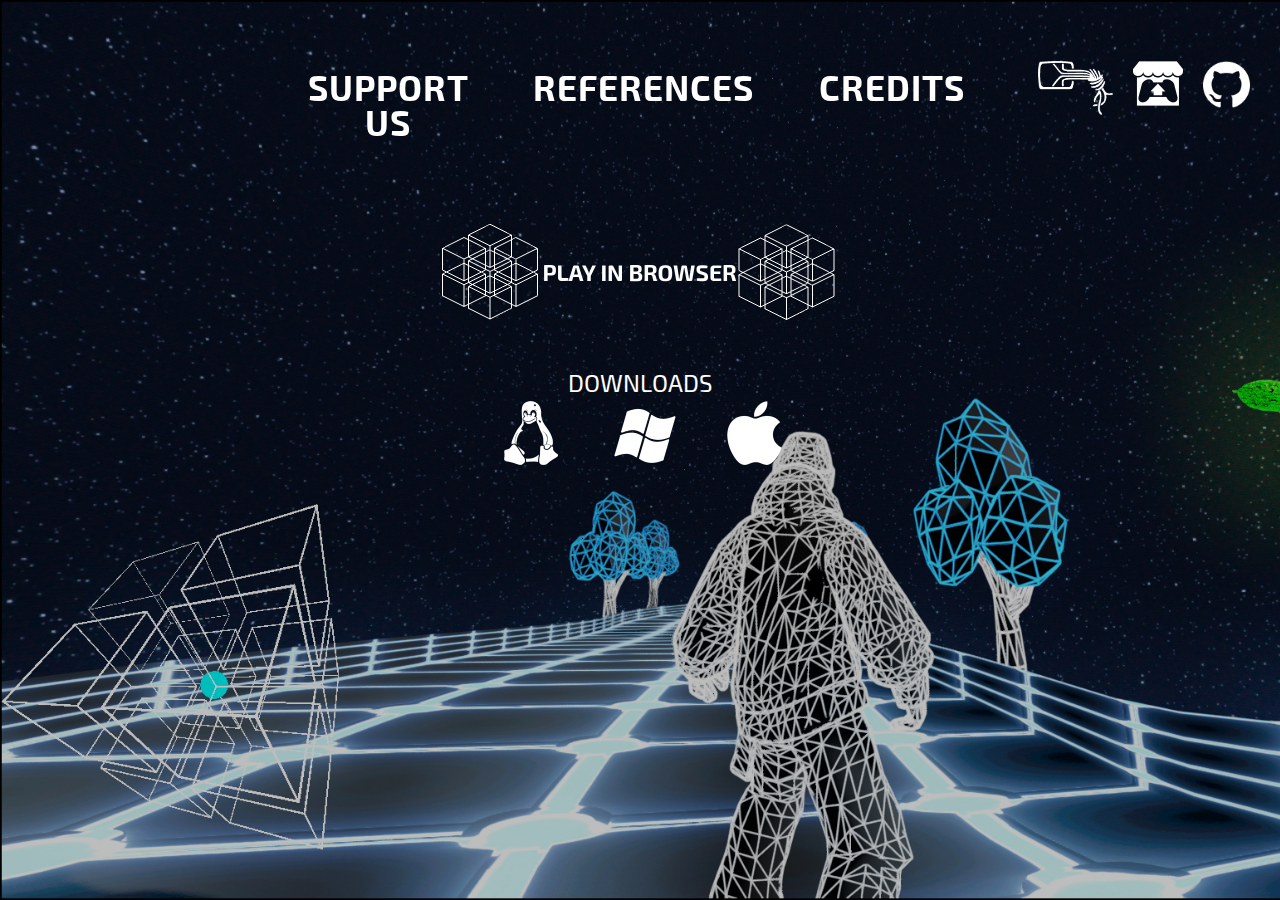
<file: index.html>
<!DOCTYPE html>
<html lang="en"><head>
<meta http-equiv="content-type" content="text/html; charset=UTF-8">
	<meta charset="UTF-8">
	<meta name="viewport" content="width=device-width, initial-scale=1">
	<title>CUBETOPIA</title>
<meta name="robots" content="max-image-preview:large">


<style id="wp-emoji-styles-inline-css">
body {
  background-image: url('img/fairydust2.jpg');
  background-repeat: no-repeat;
  background-attachment: fixed;
  background-size: cover;
}
	img.wp-smiley, img.emoji {
		display: inline !important;
		border: none !important;
		box-shadow: none !important;
		height: 1em !important;
		width: 1em !important;
		margin: 0 0.07em !important;
		vertical-align: -0.1em !important;
		background: none !important;
		padding: 0 !important;
	}
</style>
<link rel="stylesheet" id="wp-block-library-css" href=" " media="all">
<style id="classic-theme-styles-inline-css">
/*! This file is auto-generated */
.wp-block-button__link{color:#fff;background-color:#32373c;border-radius:9999px;box-shadow:none;text-decoration:none;padding:calc(.667em + 2px) calc(1.333em + 2px);font-size:1.125em}.wp-block-file__button{background:#32373c;color:#fff;text-decoration:none}
</style>
<style id="global-styles-inline-css">
body{--wp--preset--color--black: #000000;--wp--preset--color--cyan-bluish-gray: #abb8c3;--wp--preset--color--white: #ffffff;--wp--preset--color--pale-pink: #f78da7;--wp--preset--color--vivid-red: #cf2e2e;--wp--preset--color--luminous-vivid-orange: #ff6900;--wp--preset--color--luminous-vivid-amber: #fcb900;--wp--preset--color--light-green-cyan: #7bdcb5;--wp--preset--color--vivid-green-cyan: #00d084;--wp--preset--color--pale-cyan-blue: #8ed1fc;--wp--preset--color--vivid-cyan-blue: #0693e3;--wp--preset--color--vivid-purple: #9b51e0;--wp--preset--gradient--vivid-cyan-blue-to-vivid-purple: linear-gradient(135deg,rgba(6,147,227,1) 0%,rgb(155,81,224) 100%);--wp--preset--gradient--light-green-cyan-to-vivid-green-cyan: linear-gradient(135deg,rgb(122,220,180) 0%,rgb(0,208,130) 100%);--wp--preset--gradient--luminous-vivid-amber-to-luminous-vivid-orange: linear-gradient(135deg,rgba(252,185,0,1) 0%,rgba(255,105,0,1) 100%);--wp--preset--gradient--luminous-vivid-orange-to-vivid-red: linear-gradient(135deg,rgba(255,105,0,1) 0%,rgb(207,46,46) 100%);--wp--preset--gradient--very-light-gray-to-cyan-bluish-gray: linear-gradient(135deg,rgb(238,238,238) 0%,rgb(169,184,195) 100%);--wp--preset--gradient--cool-to-warm-spectrum: linear-gradient(135deg,rgb(74,234,220) 0%,rgb(151,120,209) 20%,rgb(207,42,186) 40%,rgb(238,44,130) 60%,rgb(251,105,98) 80%,rgb(254,248,76) 100%);--wp--preset--gradient--blush-light-purple: linear-gradient(135deg,rgb(255,206,236) 0%,rgb(152,150,240) 100%);--wp--preset--gradient--blush-bordeaux: linear-gradient(135deg,rgb(254,205,165) 0%,rgb(254,45,45) 50%,rgb(107,0,62) 100%);--wp--preset--gradient--luminous-dusk: linear-gradient(135deg,rgb(255,203,112) 0%,rgb(199,81,192) 50%,rgb(65,88,208) 100%);--wp--preset--gradient--pale-ocean: linear-gradient(135deg,rgb(255,245,203) 0%,rgb(182,227,212) 50%,rgb(51,167,181) 100%);--wp--preset--gradient--electric-grass: linear-gradient(135deg,rgb(202,248,128) 0%,rgb(113,206,126) 100%);--wp--preset--gradient--midnight: linear-gradient(135deg,rgb(2,3,129) 0%,rgb(40,116,252) 100%);--wp--preset--font-size--small: 13px;--wp--preset--font-size--medium: 20px;--wp--preset--font-size--large: 36px;--wp--preset--font-size--x-large: 42px;--wp--preset--spacing--20: 0.44rem;--wp--preset--spacing--30: 0.67rem;--wp--preset--spacing--40: 1rem;--wp--preset--spacing--50: 1.5rem;--wp--preset--spacing--60: 2.25rem;--wp--preset--spacing--70: 3.38rem;--wp--preset--spacing--80: 5.06rem;--wp--preset--shadow--natural: 6px 6px 9px rgba(0, 0, 0, 0.2);--wp--preset--shadow--deep: 12px 12px 50px rgba(0, 0, 0, 0.4);--wp--preset--shadow--sharp: 6px 6px 0px rgba(0, 0, 0, 0.2);--wp--preset--shadow--outlined: 6px 6px 0px -3px rgba(255, 255, 255, 1), 6px 6px rgba(0, 0, 0, 1);--wp--preset--shadow--crisp: 6px 6px 0px rgba(0, 0, 0, 1);}:where(.is-layout-flex){gap: 0.5em;}:where(.is-layout-grid){gap: 0.5em;}body .is-layout-flow > .alignleft{float: left;margin-inline-start: 0;margin-inline-end: 2em;}body .is-layout-flow > .alignright{float: right;margin-inline-start: 2em;margin-inline-end: 0;}body .is-layout-flow > .aligncenter{margin-left: auto !important;margin-right: auto !important;}body .is-layout-constrained > .alignleft{float: left;margin-inline-start: 0;margin-inline-end: 2em;}body .is-layout-constrained > .alignright{float: right;margin-inline-start: 2em;margin-inline-end: 0;}body .is-layout-constrained > .aligncenter{margin-left: auto !important;margin-right: auto !important;}body .is-layout-constrained > :where(:not(.alignleft):not(.alignright):not(.alignfull)){max-width: var(--wp--style--global--content-size);margin-left: auto !important;margin-right: auto !important;}body .is-layout-constrained > .alignwide{max-width: var(--wp--style--global--wide-size);}body .is-layout-flex{display: flex;}body .is-layout-flex{flex-wrap: wrap;align-items: center;}body .is-layout-flex > *{margin: 0;}body .is-layout-grid{display: grid;}body .is-layout-grid > *{margin: 0;}:where(.wp-block-columns.is-layout-flex){gap: 2em;}:where(.wp-block-columns.is-layout-grid){gap: 2em;}:where(.wp-block-post-template.is-layout-flex){gap: 1.25em;}:where(.wp-block-post-template.is-layout-grid){gap: 1.25em;}.has-black-color{color: var(--wp--preset--color--black) !important;}.has-cyan-bluish-gray-color{color: var(--wp--preset--color--cyan-bluish-gray) !important;}.has-white-color{color: var(--wp--preset--color--white) !important;}.has-pale-pink-color{color: var(--wp--preset--color--pale-pink) !important;}.has-vivid-red-color{color: var(--wp--preset--color--vivid-red) !important;}.has-luminous-vivid-orange-color{color: var(--wp--preset--color--luminous-vivid-orange) !important;}.has-luminous-vivid-amber-color{color: var(--wp--preset--color--luminous-vivid-amber) !important;}.has-light-green-cyan-color{color: var(--wp--preset--color--light-green-cyan) !important;}.has-vivid-green-cyan-color{color: var(--wp--preset--color--vivid-green-cyan) !important;}.has-pale-cyan-blue-color{color: var(--wp--preset--color--pale-cyan-blue) !important;}.has-vivid-cyan-blue-color{color: var(--wp--preset--color--vivid-cyan-blue) !important;}.has-vivid-purple-color{color: var(--wp--preset--color--vivid-purple) !important;}.has-black-background-color{background-color: var(--wp--preset--color--black) !important;}.has-cyan-bluish-gray-background-color{background-color: var(--wp--preset--color--cyan-bluish-gray) !important;}.has-white-background-color{background-color: var(--wp--preset--color--white) !important;}.has-pale-pink-background-color{background-color: var(--wp--preset--color--pale-pink) !important;}.has-vivid-red-background-color{background-color: var(--wp--preset--color--vivid-red) !important;}.has-luminous-vivid-orange-background-color{background-color: var(--wp--preset--color--luminous-vivid-orange) !important;}.has-luminous-vivid-amber-background-color{background-color: var(--wp--preset--color--luminous-vivid-amber) !important;}.has-light-green-cyan-background-color{background-color: var(--wp--preset--color--light-green-cyan) !important;}.has-vivid-green-cyan-background-color{background-color: var(--wp--preset--color--vivid-green-cyan) !important;}.has-pale-cyan-blue-background-color{background-color: var(--wp--preset--color--pale-cyan-blue) !important;}.has-vivid-cyan-blue-background-color{background-color: var(--wp--preset--color--vivid-cyan-blue) !important;}.has-vivid-purple-background-color{background-color: var(--wp--preset--color--vivid-purple) !important;}.has-black-border-color{border-color: var(--wp--preset--color--black) !important;}.has-cyan-bluish-gray-border-color{border-color: var(--wp--preset--color--cyan-bluish-gray) !important;}.has-white-border-color{border-color: var(--wp--preset--color--white) !important;}.has-pale-pink-border-color{border-color: var(--wp--preset--color--pale-pink) !important;}.has-vivid-red-border-color{border-color: var(--wp--preset--color--vivid-red) !important;}.has-luminous-vivid-orange-border-color{border-color: var(--wp--preset--color--luminous-vivid-orange) !important;}.has-luminous-vivid-amber-border-color{border-color: var(--wp--preset--color--luminous-vivid-amber) !important;}.has-light-green-cyan-border-color{border-color: var(--wp--preset--color--light-green-cyan) !important;}.has-vivid-green-cyan-border-color{border-color: var(--wp--preset--color--vivid-green-cyan) !important;}.has-pale-cyan-blue-border-color{border-color: var(--wp--preset--color--pale-cyan-blue) !important;}.has-vivid-cyan-blue-border-color{border-color: var(--wp--preset--color--vivid-cyan-blue) !important;}.has-vivid-purple-border-color{border-color: var(--wp--preset--color--vivid-purple) !important;}.has-vivid-cyan-blue-to-vivid-purple-gradient-background{background: var(--wp--preset--gradient--vivid-cyan-blue-to-vivid-purple) !important;}.has-light-green-cyan-to-vivid-green-cyan-gradient-background{background: var(--wp--preset--gradient--light-green-cyan-to-vivid-green-cyan) !important;}.has-luminous-vivid-amber-to-luminous-vivid-orange-gradient-background{background: var(--wp--preset--gradient--luminous-vivid-amber-to-luminous-vivid-orange) !important;}.has-luminous-vivid-orange-to-vivid-red-gradient-background{background: var(--wp--preset--gradient--luminous-vivid-orange-to-vivid-red) !important;}.has-very-light-gray-to-cyan-bluish-gray-gradient-background{background: var(--wp--preset--gradient--very-light-gray-to-cyan-bluish-gray) !important;}.has-cool-to-warm-spectrum-gradient-background{background: var(--wp--preset--gradient--cool-to-warm-spectrum) !important;}.has-blush-light-purple-gradient-background{background: var(--wp--preset--gradient--blush-light-purple) !important;}.has-blush-bordeaux-gradient-background{background: var(--wp--preset--gradient--blush-bordeaux) !important;}.has-luminous-dusk-gradient-background{background: var(--wp--preset--gradient--luminous-dusk) !important;}.has-pale-ocean-gradient-background{background: var(--wp--preset--gradient--pale-ocean) !important;}.has-electric-grass-gradient-background{background: var(--wp--preset--gradient--electric-grass) !important;}.has-midnight-gradient-background{background: var(--wp--preset--gradient--midnight) !important;}.has-small-font-size{font-size: var(--wp--preset--font-size--small) !important;}.has-medium-font-size{font-size: var(--wp--preset--font-size--medium) !important;}.has-large-font-size{font-size: var(--wp--preset--font-size--large) !important;}.has-x-large-font-size{font-size: var(--wp--preset--font-size--x-large) !important;}
.wp-block-navigation a:where(:not(.wp-element-button)){color: inherit;}
:where(.wp-block-post-template.is-layout-flex){gap: 1.25em;}:where(.wp-block-post-template.is-layout-grid){gap: 1.25em;}
:where(.wp-block-columns.is-layout-flex){gap: 2em;}:where(.wp-block-columns.is-layout-grid){gap: 2em;}
.wp-block-pullquote{font-size: 1.5em;line-height: 1.6;}
</style>
<link rel="stylesheet" id="contact-form-7-css" href="files/styles.css" media="all">
<link rel="stylesheet" id="hello-elementor-css" href="files/style.min_002.css" media="all">
<link rel="stylesheet" id="hello-elementor-theme-style-css" href="files/theme.min.css" media="all">
<link rel="stylesheet" id="elementor-frontend-css" href="files/frontend-lite.min.css" media="all">
<link rel="stylesheet" id="elementor-post-13-css" href="files/post-13.css" media="all">
<link rel="stylesheet" id="elementor-icons-css" href="files/elementor-icons.min.css" media="all">
<link rel="stylesheet" id="swiper-css" href="files/swiper.min.css" media="all">
<link rel="stylesheet" id="elementor-global-css" href="files/global.css" media="all">
<link rel="stylesheet" id="elementor-post-44-css" href="files/post-44.css" media="all">
<link rel="stylesheet" id="google-fonts-1-css" href="files/css.css" media="all">
<link rel="preconnect" href="https://fonts.gstatic.com/" crossorigin=""><script src="files/jquery.min.js" id="jquery-core-js"></script>
<script src="files/jquery-migrate.min.js" id="jquery-migrate-js"></script>

<meta name="generator" content="Elementor 3.15.3; features: e_dom_optimization, e_optimized_assets_loading, e_optimized_css_loading, additional_custom_breakpoints; settings: css_print_method-external, google_font-enabled, font_display-swap">
<link rel="icon" href="img/Logo32.png" sizes="32x32">
<link rel="icon" href="img/Logo192.png" sizes="192x192">
<link rel="apple-touch-icon" href="img/Logo192.png">
<meta name="msapplication-TileImage" content="img/Logo192.png">

<script src="files/wp-emoji-release.min.js" defer="defer"></script></head>
	<!-- Google tag (gtag.js) -->


<body class="home page-template-default page page-id-44 elementor-default elementor-template-full-width elementor-kit-13 elementor-page elementor-page-44 e--ua-firefox" data-elementor-device-mode="desktop">

	<!--
	<header>
		<div class="container">


			<nav class="pull-right">
				<ul class="list-unstyled">
					<li class="animated wow fadeInRight" data-wow-delay=".1s"><a href="support.html">SUPPORT AND COMMUNITY</a></li>
					<li class="animated wow fadeInRight" data-wow-delay=".2s"><a href="references.html">REFERENCES AND METAPHORS</a></li>
					<li class="animated wow fadeInRight" data-wow-delay=".2s"><a href="credits.html">CREDITS</a></li>
				</ul>
			</nav>
			</div>
	</header> -->
		



<a class="skip-link screen-reader-text" href="#content">Skip to content</a>

		<div data-elementor-type="wp-page" data-elementor-id="44" class="elementor elementor-44">
							<div class="elementor-element elementor-element-092c969 e-flex e-con-boxed e-con" data-id="092c969" data-element_type="container" data-settings="{&quot;content_width&quot;:&quot;boxed&quot;}">
					<div class="e-con-inner">
				<div class="elementor-element elementor-element-24f27e6 elementor-widget__width-inherit elementor-hidden-desktop elementor-hidden-tablet elementor-widget elementor-widget-image" data-id="24f27e6" data-element_type="widget" data-widget_type="image.default">
				<div class="elementor-widget-container">
			<style>/*! elementor - v3.15.0 - 20-08-2023 */
.elementor-widget-image{text-align:center}.elementor-widget-image a{display:inline-block}.elementor-widget-image a img[src$=".svg"]{width:48px}.elementor-widget-image img{vertical-align:middle;display:inline-block}</style>													
<a href="index.html">
					<!--		<img fetchpriority="high" decoding="async" width="1000" height="899" src="images/header.jpg" class="attachment-full size-full wp-image-1205" alt="" srcset="images/header.jpg 1000w, fimages/header.jpg 300w, images/header.jpg 768w" sizes="(max-width: 1000px) 100vw, 1000px">								</a> -->
															</div>
				</div>
					</div>
				</div>



		<div class="elementor-element elementor-element-5b33875c animated-slow e-flex e-con-boxed e-con" data-id="5b33875c" data-element_type="container" data-settings="{&quot;animation&quot;:&quot;none&quot;,&quot;animation_delay&quot;:500,&quot;content_width&quot;:&quot;boxed&quot;}">
				<div class="e-con-inner">
            <div class="elementor-element elementor-element-187e6f52 e-con-full e-flex e-con" data-id="187e6f52" data-element_type="container" data-settings="{&quot;content_width&quot;:&quot;full&quot;}">
              <div class="elementor-element elementor-element-2db369ee elementor-button-info elementor-align-center e-transform elementor-widget elementor-widget-button" data-id="2db369ee" data-element_type="widget" data-settings="{&quot;_transform_scale_effect_hover&quot;:{&quot;unit&quot;:&quot;px&quot;,&quot;size&quot;:1.1,&quot;sizes&quot;:[]},&quot;_transform_scale_effect_hover_tablet&quot;:{&quot;unit&quot;:&quot;px&quot;,&quot;size&quot;:&quot;&quot;,&quot;sizes&quot;:[]},&quot;_transform_scale_effect_hover_mobile&quot;:{&quot;unit&quot;:&quot;px&quot;,&quot;size&quot;:&quot;&quot;,&quot;sizes&quot;:[]}}" data-widget_type="button.default">
              <div class="elementor-widget-container">
                <div class="elementor-button-wrapper">
	<!-- 				<a href="https://www.ccc.de/" target="_blank"> <img loading="lazy" decoding="async" width="100" height="80" src="img/CCC_Logo.png" class="attachment-full size-full wp-image-930" alt="">	
           <a class="elementor-button elementor-button-link elementor-size-md" href=""> -->	
                  <span class="elementor-button-content-wrapper">
                  <span class="elementor-button-text">  </span> 
		</span>
					</a>
		</div>
				</div>
				</div>
				</div>
        <div class="elementor-element elementor-element-187e6f52 e-con-full e-flex e-con" data-id="187e6f52" data-element_type="container" data-settings="{&quot;content_width&quot;:&quot;full&quot;}">
          <div class="elementor-element elementor-element-2db369ee elementor-button-info elementor-align-center e-transform elementor-widget elementor-widget-button" data-id="2db369ee" data-element_type="widget" data-settings="{&quot;_transform_scale_effect_hover&quot;:{&quot;unit&quot;:&quot;px&quot;,&quot;size&quot;:1.1,&quot;sizes&quot;:[]},&quot;_transform_scale_effect_hover_tablet&quot;:{&quot;unit&quot;:&quot;px&quot;,&quot;size&quot;:&quot;&quot;,&quot;sizes&quot;:[]},&quot;_transform_scale_effect_hover_mobile&quot;:{&quot;unit&quot;:&quot;px&quot;,&quot;size&quot;:&quot;&quot;,&quot;sizes&quot;:[]}}" data-widget_type="button.default">
          <div class="elementor-widget-container">
            <div class="elementor-button-wrapper">
        <a class="elementor-button elementor-button-link elementor-size-md" href="support.html">
              <span class="elementor-button-content-wrapper">
              <span class="elementor-button-text">SUPPORT US</span>
      </span>
            </a>
      </div>
          </div>
          </div>
          </div>
      
		<div class="elementor-element elementor-element-187e6f52 e-con-full e-flex e-con" data-id="187e6f52" data-element_type="container" data-settings="{&quot;content_width&quot;:&quot;full&quot;}">
				<div class="elementor-element elementor-element-2db369ee elementor-button-info elementor-align-center e-transform elementor-widget elementor-widget-button" data-id="2db369ee" data-element_type="widget" data-settings="{&quot;_transform_scale_effect_hover&quot;:{&quot;unit&quot;:&quot;px&quot;,&quot;size&quot;:1.1,&quot;sizes&quot;:[]},&quot;_transform_scale_effect_hover_tablet&quot;:{&quot;unit&quot;:&quot;px&quot;,&quot;size&quot;:&quot;&quot;,&quot;sizes&quot;:[]},&quot;_transform_scale_effect_hover_mobile&quot;:{&quot;unit&quot;:&quot;px&quot;,&quot;size&quot;:&quot;&quot;,&quot;sizes&quot;:[]}}" data-widget_type="button.default">
				<div class="elementor-widget-container">
					<div class="elementor-button-wrapper">
			<a class="elementor-button elementor-button-link elementor-size-md" href="references.html">
						<span class="elementor-button-content-wrapper">
						<span class="elementor-button-text">REFERENCES</span>
		</span>
					</a>
		</div>
				</div>
				</div>
				</div> 
				
		<div class="elementor-element elementor-element-691a2068 e-con-full e-flex e-con" data-id="691a2068" data-element_type="container" data-settings="{&quot;content_width&quot;:&quot;full&quot;}">
				<div class="elementor-element elementor-element-47f5dcfc elementor-button-info elementor-align-center e-transform elementor-widget elementor-widget-button" data-id="47f5dcfc" data-element_type="widget" data-settings="{&quot;_transform_scale_effect_hover&quot;:{&quot;unit&quot;:&quot;px&quot;,&quot;size&quot;:1.1,&quot;sizes&quot;:[]},&quot;_transform_scale_effect_hover_tablet&quot;:{&quot;unit&quot;:&quot;px&quot;,&quot;size&quot;:&quot;&quot;,&quot;sizes&quot;:[]},&quot;_transform_scale_effect_hover_mobile&quot;:{&quot;unit&quot;:&quot;px&quot;,&quot;size&quot;:&quot;&quot;,&quot;sizes&quot;:[]}}" data-widget_type="button.default">
				<div class="elementor-widget-container">
					<div class="elementor-button-wrapper">
			<a class="elementor-button elementor-button-link elementor-size-md" href="credits.html">
						<span class="elementor-button-content-wrapper">
						<span class="elementor-button-text">CREDITS</span>
		</span>
					</a>
		</div>
				</div>
				</div>
				</div>


				

		<div class="elementor-element elementor-element-e554fb7 e-con-full e-flex e-con" data-id="e554fb7" data-element_type="container" data-settings="{&quot;content_width&quot;:&quot;full&quot;}">
				<div class="elementor-element elementor-element-18ba044a elementor-widget elementor-widget-image" data-id="18ba044a" data-element_type="widget" data-widget_type="image.default">
				<div class="elementor-widget-container">
																<a href="https://ccc.de" target="_blank">
							<img decoding="async" width="75" height="75" src="img/CCC_Logo.png" class="attachment-full size-full wp-image-938" alt="">								</a>
															</div>
				</div>
				<div class="elementor-element elementor-element-5a3d8466 elementor-widget elementor-widget-image" data-id="5a3d8466" data-element_type="widget" data-widget_type="image.default">
				<div class="elementor-widget-container">
																<a href="https://machine-elves-workshop.itch.io/cubetopia" target="_blank">
							<img loading="lazy" decoding="async" width="50" height="47" src="img/itch.png" class="attachment-full size-full wp-image-930" alt="">								</a>
															</div>
				</div>
        <div class="elementor-element elementor-element-643b6758 elementor-widget elementor-widget-image" data-id="643b6758" data-element_type="widget" data-widget_type="image.default">
          <div class="elementor-widget-container">
                                  <a href="https://github.com/" target="_blank">
                <img loading="lazy" decoding="async" width="47" height="44" src="files/github_icon.png" class="attachment-full size-full wp-image-931" alt="">								</a>
                                </div>
          </div><!--
          <div class="elementor-element elementor-element-643b6758 elementor-widget elementor-widget-image" data-id="643b6758" data-element_type="widget" data-widget_type="image.default">
            <div class="elementor-widget-container">
                                    <a href="https://piratesofsouthpacific.github.io" target="_blank">
                  <img loading="lazy" decoding="async" width="47" height="44" src="files/travel.png" class="attachment-full size-full wp-image-931" alt="">								</a>
                                  </div>
            </div>-->

				</div>
					</div>
				</div>


						

 <!-- Parallax Section 
 <section class="banner" id="personal">
   <h2 class="parallax"> </h2>
 </section>
 -->


 <!--
<section class="disp">
	<div class="elementor-element elementor-element-187e6f52 e-con-full e-flex e-con" data-id="187e6f52" data-element_type="container" data-settings="{&quot;content_width&quot;:&quot;full&quot;}">
		<div class="elementor-element elementor-element-2db369ee elementor-button-info elementor-align-center e-transform elementor-widget elementor-widget-button" data-id="2db369ee" data-element_type="widget" data-settings="{&quot;_transform_scale_effect_hover&quot;:{&quot;unit&quot;:&quot;px&quot;,&quot;size&quot;:1.1,&quot;sizes&quot;:[]},&quot;_transform_scale_effect_hover_tablet&quot;:{&quot;unit&quot;:&quot;px&quot;,&quot;size&quot;:&quot;&quot;,&quot;sizes&quot;:[]},&quot;_transform_scale_effect_hover_mobile&quot;:{&quot;unit&quot;:&quot;px&quot;,&quot;size&quot;:&quot;&quot;,&quot;sizes&quot;:[]}}" data-widget_type="button.default">
		<div class="elementor-widget-container">
			<div class="elementor-button-wrapper">
	<a class="elementor-button elementor-button-link elementor-size-md" href="game.html">
				<span class="elementor-button-content-wrapper">
				<span class="elementor-button-text"> PLAY THE GAME</span>
</span>
			</a>
</div>
		</div>
		</div>
		</div> 
</section>-->

<section class="featured_on">
</br>
	<a href="game.html" target="_blank">
		<img decoding="async" width="400" height="81" src="img/play.png" class="attachment-full size-full wp-image-938" alt="">
		
		</br></br>
		DOWNLOADS
		</br>

	<a href="https://ccc.de" target="_blank">
		<img decoding="async" height="64" src="img/linux.png" class="attachment-full size-full wp-image-938" alt=""></a>

		<img src="img/space.png"  >

	<a href="https://ccc.de" target="_blank">
		<img decoding="async" height="64" src="img/windows.png" class="attachment-full size-full wp-image-938" alt=""></a>

		<img src="img/space.png"  >

	<a href="https://ccc.de" target="_blank">
		<img decoding="async" height="64" src="img/mac.png" class="attachment-full size-full wp-image-938" alt=""></a>

		

</section>
							


<script src="files/index.js" id="contact-form-7-js"></script>
<script src="files/hello-frontend.min.js" id="hello-theme-frontend-js"></script>
<script src="files/webpack.runtime.min.js" id="elementor-webpack-runtime-js"></script>
<script src="files/frontend-modules.min.js" id="elementor-frontend-modules-js"></script>
<script src="files/waypoints.min.js" id="elementor-waypoints-js"></script>
<script src="files/core.min.js" id="jquery-ui-core-js"></script>
<script id="elementor-frontend-js-before">
var elementorFrontendConfig = {"environmentMode":{"edit":false,"wpPreview":false,"isScriptDebug":false},"i18n":{"shareOnFacebook":"Udost\u0119pnij na Facebooku","shareOnTwitter":"Udost\u0119pnij na Twitterze","pinIt":"Przypnij","download":"Pobierz","downloadImage":"Pobierz obraz","fullscreen":"Tryb pe\u0142noekranowy","zoom":"Powi\u0119ksz","share":"Udost\u0119pnij","playVideo":"Odtw\u00f3rz wideo","previous":"Poprzednie","next":"Nast\u0119pne","close":"Zamknij","a11yCarouselWrapperAriaLabel":"Karuzela | Przewijanie w poziomie: Strza\u0142ka w lewo i w prawo","a11yCarouselPrevSlideMessage":"Poprzedni slajd","a11yCarouselNextSlideMessage":"Nast\u0119pny slajd","a11yCarouselFirstSlideMessage":"To jest pierwszy slajd","a11yCarouselLastSlideMessage":"This is the last slide","a11yCarouselPaginationBulletMessage":"Id\u017a do slajdu"},"is_rtl":false,"breakpoints":{"xs":0,"sm":480,"md":768,"lg":1025,"xl":1440,"xxl":1600},"responsive":{"breakpoints":{"mobile":{"label":"Mobilny Pionowy","value":767,"default_value":767,"direction":"max","is_enabled":true},"mobile_extra":{"label":"Mobilny Poziomy","value":880,"default_value":880,"direction":"max","is_enabled":false},"tablet":{"label":"Tablet Portrait","value":1024,"default_value":1024,"direction":"max","is_enabled":true},"tablet_extra":{"label":"Tablet Landscape","value":1200,"default_value":1200,"direction":"max","is_enabled":false},"laptop":{"label":"Laptop","value":1366,"default_value":1366,"direction":"max","is_enabled":false},"widescreen":{"label":"Szeroki ekran","value":2400,"default_value":2400,"direction":"min","is_enabled":false}}},"version":"3.15.3","is_static":false,"experimentalFeatures":{"e_dom_optimization":true,"e_optimized_assets_loading":true,"e_optimized_css_loading":true,"additional_custom_breakpoints":true,"container":true,"e_swiper_latest":true,"hello-theme-header-footer":true,"editor_v2":true,"landing-pages":true,"e_global_styleguide":true},"urls":{"assets":"https:\/\/martynajaloszynska.pl\/wp-content\/plugins\/elementor\/assets\/"},"swiperClass":"swiper","settings":{"page":[],"editorPreferences":[]},"kit":{"body_background_background":"classic","active_breakpoints":["viewport_mobile","viewport_tablet"],"global_image_lightbox":"yes","lightbox_enable_counter":"yes","lightbox_enable_fullscreen":"yes","lightbox_enable_zoom":"yes","lightbox_enable_share":"yes","lightbox_title_src":"title","lightbox_description_src":"description","hello_header_logo_type":"title","hello_header_menu_layout":"horizontal"},"post":{"id":44,"title":"Martyna%20Ja%C5%82oszy%C5%84ska%20%E2%80%93%20Martyna%20Ja%C5%82oszy%C5%84ska","excerpt":"","featuredImage":false}};
</script>
<script src="files/frontend.min.js" id="elementor-frontend-js"></script><span id="elementor-device-mode" class="elementor-screen-only"></span>



</body></html>
</file>
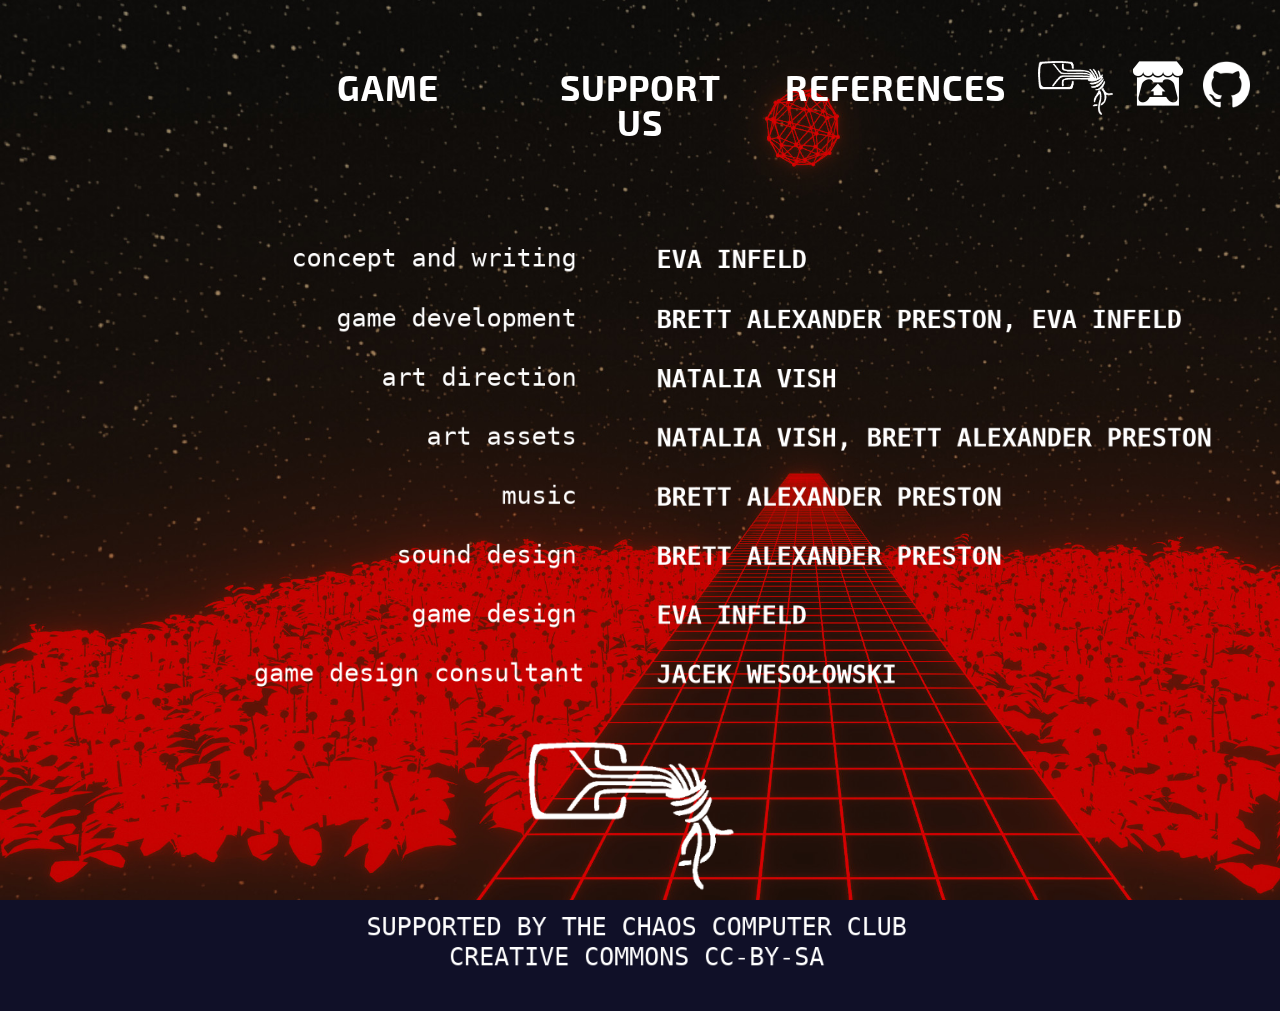
<file: credits.html>
<!DOCTYPE html>
<html lang="en"><head>
<meta http-equiv="content-type" content="text/html; charset=UTF-8">
	<meta charset="UTF-8">
	<meta name="viewport" content="width=device-width, initial-scale=1">
	<title>CUBETOPIA</title>
<meta name="robots" content="max-image-preview:large">


<style id="wp-emoji-styles-inline-css">
body {
  background-image: url('img/red.jpg');
  background-repeat: no-repeat;
  background-attachment: fixed;
  background-size: cover;
}
	img.wp-smiley, img.emoji {
		display: inline !important;
		border: none !important;
		box-shadow: none !important;
		height: 1em !important;
		width: 1em !important;
		margin: 0 0.07em !important;
		vertical-align: -0.1em !important;
		background: none !important;
		padding: 0 !important;
	}
</style>
<link rel="stylesheet" id="wp-block-library-css" href=" " media="all">
<style id="classic-theme-styles-inline-css">
/*! This file is auto-generated */
.wp-block-button__link{color:#fff;background-color:#32373c;border-radius:9999px;box-shadow:none;text-decoration:none;padding:calc(.667em + 2px) calc(1.333em + 2px);font-size:1.125em}.wp-block-file__button{background:#32373c;color:#fff;text-decoration:none}
</style>
<style id="global-styles-inline-css">
body{--wp--preset--color--black: #000000;--wp--preset--color--cyan-bluish-gray: #abb8c3;--wp--preset--color--white: #ffffff;--wp--preset--color--pale-pink: #f78da7;--wp--preset--color--vivid-red: #cf2e2e;--wp--preset--color--luminous-vivid-orange: #ff6900;--wp--preset--color--luminous-vivid-amber: #fcb900;--wp--preset--color--light-green-cyan: #7bdcb5;--wp--preset--color--vivid-green-cyan: #00d084;--wp--preset--color--pale-cyan-blue: #8ed1fc;--wp--preset--color--vivid-cyan-blue: #0693e3;--wp--preset--color--vivid-purple: #9b51e0;--wp--preset--gradient--vivid-cyan-blue-to-vivid-purple: linear-gradient(135deg,rgba(6,147,227,1) 0%,rgb(155,81,224) 100%);--wp--preset--gradient--light-green-cyan-to-vivid-green-cyan: linear-gradient(135deg,rgb(122,220,180) 0%,rgb(0,208,130) 100%);--wp--preset--gradient--luminous-vivid-amber-to-luminous-vivid-orange: linear-gradient(135deg,rgba(252,185,0,1) 0%,rgba(255,105,0,1) 100%);--wp--preset--gradient--luminous-vivid-orange-to-vivid-red: linear-gradient(135deg,rgba(255,105,0,1) 0%,rgb(207,46,46) 100%);--wp--preset--gradient--very-light-gray-to-cyan-bluish-gray: linear-gradient(135deg,rgb(238,238,238) 0%,rgb(169,184,195) 100%);--wp--preset--gradient--cool-to-warm-spectrum: linear-gradient(135deg,rgb(74,234,220) 0%,rgb(151,120,209) 20%,rgb(207,42,186) 40%,rgb(238,44,130) 60%,rgb(251,105,98) 80%,rgb(254,248,76) 100%);--wp--preset--gradient--blush-light-purple: linear-gradient(135deg,rgb(255,206,236) 0%,rgb(152,150,240) 100%);--wp--preset--gradient--blush-bordeaux: linear-gradient(135deg,rgb(254,205,165) 0%,rgb(254,45,45) 50%,rgb(107,0,62) 100%);--wp--preset--gradient--luminous-dusk: linear-gradient(135deg,rgb(255,203,112) 0%,rgb(199,81,192) 50%,rgb(65,88,208) 100%);--wp--preset--gradient--pale-ocean: linear-gradient(135deg,rgb(255,245,203) 0%,rgb(182,227,212) 50%,rgb(51,167,181) 100%);--wp--preset--gradient--electric-grass: linear-gradient(135deg,rgb(202,248,128) 0%,rgb(113,206,126) 100%);--wp--preset--gradient--midnight: linear-gradient(135deg,rgb(2,3,129) 0%,rgb(40,116,252) 100%);--wp--preset--font-size--small: 13px;--wp--preset--font-size--medium: 20px;--wp--preset--font-size--large: 36px;--wp--preset--font-size--x-large: 42px;--wp--preset--spacing--20: 0.44rem;--wp--preset--spacing--30: 0.67rem;--wp--preset--spacing--40: 1rem;--wp--preset--spacing--50: 1.5rem;--wp--preset--spacing--60: 2.25rem;--wp--preset--spacing--70: 3.38rem;--wp--preset--spacing--80: 5.06rem;--wp--preset--shadow--natural: 6px 6px 9px rgba(0, 0, 0, 0.2);--wp--preset--shadow--deep: 12px 12px 50px rgba(0, 0, 0, 0.4);--wp--preset--shadow--sharp: 6px 6px 0px rgba(0, 0, 0, 0.2);--wp--preset--shadow--outlined: 6px 6px 0px -3px rgba(255, 255, 255, 1), 6px 6px rgba(0, 0, 0, 1);--wp--preset--shadow--crisp: 6px 6px 0px rgba(0, 0, 0, 1);}:where(.is-layout-flex){gap: 0.5em;}:where(.is-layout-grid){gap: 0.5em;}body .is-layout-flow > .alignleft{float: left;margin-inline-start: 0;margin-inline-end: 2em;}body .is-layout-flow > .alignright{float: right;margin-inline-start: 2em;margin-inline-end: 0;}body .is-layout-flow > .aligncenter{margin-left: auto !important;margin-right: auto !important;}body .is-layout-constrained > .alignleft{float: left;margin-inline-start: 0;margin-inline-end: 2em;}body .is-layout-constrained > .alignright{float: right;margin-inline-start: 2em;margin-inline-end: 0;}body .is-layout-constrained > .aligncenter{margin-left: auto !important;margin-right: auto !important;}body .is-layout-constrained > :where(:not(.alignleft):not(.alignright):not(.alignfull)){max-width: var(--wp--style--global--content-size);margin-left: auto !important;margin-right: auto !important;}body .is-layout-constrained > .alignwide{max-width: var(--wp--style--global--wide-size);}body .is-layout-flex{display: flex;}body .is-layout-flex{flex-wrap: wrap;align-items: center;}body .is-layout-flex > *{margin: 0;}body .is-layout-grid{display: grid;}body .is-layout-grid > *{margin: 0;}:where(.wp-block-columns.is-layout-flex){gap: 2em;}:where(.wp-block-columns.is-layout-grid){gap: 2em;}:where(.wp-block-post-template.is-layout-flex){gap: 1.25em;}:where(.wp-block-post-template.is-layout-grid){gap: 1.25em;}.has-black-color{color: var(--wp--preset--color--black) !important;}.has-cyan-bluish-gray-color{color: var(--wp--preset--color--cyan-bluish-gray) !important;}.has-white-color{color: var(--wp--preset--color--white) !important;}.has-pale-pink-color{color: var(--wp--preset--color--pale-pink) !important;}.has-vivid-red-color{color: var(--wp--preset--color--vivid-red) !important;}.has-luminous-vivid-orange-color{color: var(--wp--preset--color--luminous-vivid-orange) !important;}.has-luminous-vivid-amber-color{color: var(--wp--preset--color--luminous-vivid-amber) !important;}.has-light-green-cyan-color{color: var(--wp--preset--color--light-green-cyan) !important;}.has-vivid-green-cyan-color{color: var(--wp--preset--color--vivid-green-cyan) !important;}.has-pale-cyan-blue-color{color: var(--wp--preset--color--pale-cyan-blue) !important;}.has-vivid-cyan-blue-color{color: var(--wp--preset--color--vivid-cyan-blue) !important;}.has-vivid-purple-color{color: var(--wp--preset--color--vivid-purple) !important;}.has-black-background-color{background-color: var(--wp--preset--color--black) !important;}.has-cyan-bluish-gray-background-color{background-color: var(--wp--preset--color--cyan-bluish-gray) !important;}.has-white-background-color{background-color: var(--wp--preset--color--white) !important;}.has-pale-pink-background-color{background-color: var(--wp--preset--color--pale-pink) !important;}.has-vivid-red-background-color{background-color: var(--wp--preset--color--vivid-red) !important;}.has-luminous-vivid-orange-background-color{background-color: var(--wp--preset--color--luminous-vivid-orange) !important;}.has-luminous-vivid-amber-background-color{background-color: var(--wp--preset--color--luminous-vivid-amber) !important;}.has-light-green-cyan-background-color{background-color: var(--wp--preset--color--light-green-cyan) !important;}.has-vivid-green-cyan-background-color{background-color: var(--wp--preset--color--vivid-green-cyan) !important;}.has-pale-cyan-blue-background-color{background-color: var(--wp--preset--color--pale-cyan-blue) !important;}.has-vivid-cyan-blue-background-color{background-color: var(--wp--preset--color--vivid-cyan-blue) !important;}.has-vivid-purple-background-color{background-color: var(--wp--preset--color--vivid-purple) !important;}.has-black-border-color{border-color: var(--wp--preset--color--black) !important;}.has-cyan-bluish-gray-border-color{border-color: var(--wp--preset--color--cyan-bluish-gray) !important;}.has-white-border-color{border-color: var(--wp--preset--color--white) !important;}.has-pale-pink-border-color{border-color: var(--wp--preset--color--pale-pink) !important;}.has-vivid-red-border-color{border-color: var(--wp--preset--color--vivid-red) !important;}.has-luminous-vivid-orange-border-color{border-color: var(--wp--preset--color--luminous-vivid-orange) !important;}.has-luminous-vivid-amber-border-color{border-color: var(--wp--preset--color--luminous-vivid-amber) !important;}.has-light-green-cyan-border-color{border-color: var(--wp--preset--color--light-green-cyan) !important;}.has-vivid-green-cyan-border-color{border-color: var(--wp--preset--color--vivid-green-cyan) !important;}.has-pale-cyan-blue-border-color{border-color: var(--wp--preset--color--pale-cyan-blue) !important;}.has-vivid-cyan-blue-border-color{border-color: var(--wp--preset--color--vivid-cyan-blue) !important;}.has-vivid-purple-border-color{border-color: var(--wp--preset--color--vivid-purple) !important;}.has-vivid-cyan-blue-to-vivid-purple-gradient-background{background: var(--wp--preset--gradient--vivid-cyan-blue-to-vivid-purple) !important;}.has-light-green-cyan-to-vivid-green-cyan-gradient-background{background: var(--wp--preset--gradient--light-green-cyan-to-vivid-green-cyan) !important;}.has-luminous-vivid-amber-to-luminous-vivid-orange-gradient-background{background: var(--wp--preset--gradient--luminous-vivid-amber-to-luminous-vivid-orange) !important;}.has-luminous-vivid-orange-to-vivid-red-gradient-background{background: var(--wp--preset--gradient--luminous-vivid-orange-to-vivid-red) !important;}.has-very-light-gray-to-cyan-bluish-gray-gradient-background{background: var(--wp--preset--gradient--very-light-gray-to-cyan-bluish-gray) !important;}.has-cool-to-warm-spectrum-gradient-background{background: var(--wp--preset--gradient--cool-to-warm-spectrum) !important;}.has-blush-light-purple-gradient-background{background: var(--wp--preset--gradient--blush-light-purple) !important;}.has-blush-bordeaux-gradient-background{background: var(--wp--preset--gradient--blush-bordeaux) !important;}.has-luminous-dusk-gradient-background{background: var(--wp--preset--gradient--luminous-dusk) !important;}.has-pale-ocean-gradient-background{background: var(--wp--preset--gradient--pale-ocean) !important;}.has-electric-grass-gradient-background{background: var(--wp--preset--gradient--electric-grass) !important;}.has-midnight-gradient-background{background: var(--wp--preset--gradient--midnight) !important;}.has-small-font-size{font-size: var(--wp--preset--font-size--small) !important;}.has-medium-font-size{font-size: var(--wp--preset--font-size--medium) !important;}.has-large-font-size{font-size: var(--wp--preset--font-size--large) !important;}.has-x-large-font-size{font-size: var(--wp--preset--font-size--x-large) !important;}
.wp-block-navigation a:where(:not(.wp-element-button)){color: inherit;}
:where(.wp-block-post-template.is-layout-flex){gap: 1.25em;}:where(.wp-block-post-template.is-layout-grid){gap: 1.25em;}
:where(.wp-block-columns.is-layout-flex){gap: 2em;}:where(.wp-block-columns.is-layout-grid){gap: 2em;}
.wp-block-pullquote{font-size: 1.5em;line-height: 1.6;}
</style>
<link rel="stylesheet" id="contact-form-7-css" href="files/styles.css" media="all">
<link rel="stylesheet" id="hello-elementor-css" href="files/style.min_002.css" media="all">
<link rel="stylesheet" id="hello-elementor-theme-style-css" href="files/theme.min.css" media="all">
<link rel="stylesheet" id="elementor-frontend-css" href="files/frontend-lite.min.css" media="all">
<link rel="stylesheet" id="elementor-post-13-css" href="files/post-13.css" media="all">
<link rel="stylesheet" id="elementor-icons-css" href="files/elementor-icons.min.css" media="all">
<link rel="stylesheet" id="swiper-css" href="files/swiper.min.css" media="all">
<link rel="stylesheet" id="elementor-global-css" href="files/global.css" media="all">
<link rel="stylesheet" id="elementor-post-44-css" href="files/post-44.css" media="all">
<link rel="stylesheet" id="google-fonts-1-css" href="files/css.css" media="all">
<link rel="preconnect" href="https://fonts.gstatic.com/" crossorigin=""><script src="files/jquery.min.js" id="jquery-core-js"></script>
<script src="files/jquery-migrate.min.js" id="jquery-migrate-js"></script>

<meta name="generator" content="Elementor 3.15.3; features: e_dom_optimization, e_optimized_assets_loading, e_optimized_css_loading, additional_custom_breakpoints; settings: css_print_method-external, google_font-enabled, font_display-swap">
<link rel="icon" href="img/Logo32.png" sizes="32x32">
<link rel="icon" href="img/Logo192.png" sizes="192x192">
<link rel="apple-touch-icon" href="img/Logo192.png">
<meta name="msapplication-TileImage" content="img/Logo192.png">

<script src="files/wp-emoji-release.min.js" defer="defer"></script></head>
	<!-- Google tag (gtag.js) -->


<body class="home page-template-default page page-id-44 elementor-default elementor-template-full-width elementor-kit-13 elementor-page elementor-page-44 e--ua-firefox" data-elementor-device-mode="desktop">

	<!--
	<header>
		<div class="container">


			<nav class="pull-right">
				<ul class="list-unstyled">
					<li class="animated wow fadeInRight" data-wow-delay=".1s"><a href="support.html">SUPPORT AND COMMUNITY</a></li>
					<li class="animated wow fadeInRight" data-wow-delay=".2s"><a href="references.html">REFERENCES AND METAPHORS</a></li>
					<li class="animated wow fadeInRight" data-wow-delay=".2s"><a href="credits.html">CREDITS</a></li>
				</ul>
			</nav>
			</div>
	</header> -->
		



<a class="skip-link screen-reader-text" href="#content">Skip to content</a>

		<div data-elementor-type="wp-page" data-elementor-id="44" class="elementor elementor-44">
							<div class="elementor-element elementor-element-092c969 e-flex e-con-boxed e-con" data-id="092c969" data-element_type="container" data-settings="{&quot;content_width&quot;:&quot;boxed&quot;}">
					<div class="e-con-inner">
				<div class="elementor-element elementor-element-24f27e6 elementor-widget__width-inherit elementor-hidden-desktop elementor-hidden-tablet elementor-widget elementor-widget-image" data-id="24f27e6" data-element_type="widget" data-widget_type="image.default">
				<div class="elementor-widget-container">
			<style>/*! elementor - v3.15.0 - 20-08-2023 */
.elementor-widget-image{text-align:center}.elementor-widget-image a{display:inline-block}.elementor-widget-image a img[src$=".svg"]{width:48px}.elementor-widget-image img{vertical-align:middle;display:inline-block}</style>													
<a href="index.html">
					<!--		<img fetchpriority="high" decoding="async" width="1000" height="899" src="images/header.jpg" class="attachment-full size-full wp-image-1205" alt="" srcset="images/header.jpg 1000w, fimages/header.jpg 300w, images/header.jpg 768w" sizes="(max-width: 1000px) 100vw, 1000px">								</a> -->
															</div>
				</div>
					</div>
				</div>



		<div class="elementor-element elementor-element-5b33875c animated-slow e-flex e-con-boxed e-con" data-id="5b33875c" data-element_type="container" data-settings="{&quot;animation&quot;:&quot;none&quot;,&quot;animation_delay&quot;:500,&quot;content_width&quot;:&quot;boxed&quot;}">
				<div class="e-con-inner">
            <div class="elementor-element elementor-element-187e6f52 e-con-full e-flex e-con" data-id="187e6f52" data-element_type="container" data-settings="{&quot;content_width&quot;:&quot;full&quot;}">
              <div class="elementor-element elementor-element-2db369ee elementor-button-info elementor-align-center e-transform elementor-widget elementor-widget-button" data-id="2db369ee" data-element_type="widget" data-settings="{&quot;_transform_scale_effect_hover&quot;:{&quot;unit&quot;:&quot;px&quot;,&quot;size&quot;:1.1,&quot;sizes&quot;:[]},&quot;_transform_scale_effect_hover_tablet&quot;:{&quot;unit&quot;:&quot;px&quot;,&quot;size&quot;:&quot;&quot;,&quot;sizes&quot;:[]},&quot;_transform_scale_effect_hover_mobile&quot;:{&quot;unit&quot;:&quot;px&quot;,&quot;size&quot;:&quot;&quot;,&quot;sizes&quot;:[]}}" data-widget_type="button.default">
              <div class="elementor-widget-container">
                <div class="elementor-button-wrapper">
	<!-- 				<a href="https://www.ccc.de/" target="_blank"> <img loading="lazy" decoding="async" width="100" height="80" src="img/CCC_Logo.png" class="attachment-full size-full wp-image-930" alt="">	
           <a class="elementor-button elementor-button-link elementor-size-md" href=""> -->	
                  <span class="elementor-button-content-wrapper">
                  <span class="elementor-button-text">  </span> 
		</span>
					</a>
		</div>
				</div>
				</div>
				</div>



				<div class="elementor-element elementor-element-187e6f52 e-con-full e-flex e-con" data-id="187e6f52" data-element_type="container" data-settings="{&quot;content_width&quot;:&quot;full&quot;}">
					<div class="elementor-element elementor-element-2db369ee elementor-button-info elementor-align-center e-transform elementor-widget elementor-widget-button" data-id="2db369ee" data-element_type="widget" data-settings="{&quot;_transform_scale_effect_hover&quot;:{&quot;unit&quot;:&quot;px&quot;,&quot;size&quot;:1.1,&quot;sizes&quot;:[]},&quot;_transform_scale_effect_hover_tablet&quot;:{&quot;unit&quot;:&quot;px&quot;,&quot;size&quot;:&quot;&quot;,&quot;sizes&quot;:[]},&quot;_transform_scale_effect_hover_mobile&quot;:{&quot;unit&quot;:&quot;px&quot;,&quot;size&quot;:&quot;&quot;,&quot;sizes&quot;:[]}}" data-widget_type="button.default">
					<div class="elementor-widget-container">
						<div class="elementor-button-wrapper">
				<a class="elementor-button elementor-button-link elementor-size-md" href="index.html">
							<span class="elementor-button-content-wrapper">
							<span class="elementor-button-text">GAME</span>
			</span>
						</a>
			</div>
			</div>
			</div>
			</div> 



        <div class="elementor-element elementor-element-187e6f52 e-con-full e-flex e-con" data-id="187e6f52" data-element_type="container" data-settings="{&quot;content_width&quot;:&quot;full&quot;}">
          <div class="elementor-element elementor-element-2db369ee elementor-button-info elementor-align-center e-transform elementor-widget elementor-widget-button" data-id="2db369ee" data-element_type="widget" data-settings="{&quot;_transform_scale_effect_hover&quot;:{&quot;unit&quot;:&quot;px&quot;,&quot;size&quot;:1.1,&quot;sizes&quot;:[]},&quot;_transform_scale_effect_hover_tablet&quot;:{&quot;unit&quot;:&quot;px&quot;,&quot;size&quot;:&quot;&quot;,&quot;sizes&quot;:[]},&quot;_transform_scale_effect_hover_mobile&quot;:{&quot;unit&quot;:&quot;px&quot;,&quot;size&quot;:&quot;&quot;,&quot;sizes&quot;:[]}}" data-widget_type="button.default">
          <div class="elementor-widget-container">
            <div class="elementor-button-wrapper">
        <a class="elementor-button elementor-button-link elementor-size-md" href="support.html">
              <span class="elementor-button-content-wrapper">
              <span class="elementor-button-text">SUPPORT US</span>
      </span>
            </a>
      </div>
          </div>
          </div>
          </div>
      
		<div class="elementor-element elementor-element-187e6f52 e-con-full e-flex e-con" data-id="187e6f52" data-element_type="container" data-settings="{&quot;content_width&quot;:&quot;full&quot;}">
				<div class="elementor-element elementor-element-2db369ee elementor-button-info elementor-align-center e-transform elementor-widget elementor-widget-button" data-id="2db369ee" data-element_type="widget" data-settings="{&quot;_transform_scale_effect_hover&quot;:{&quot;unit&quot;:&quot;px&quot;,&quot;size&quot;:1.1,&quot;sizes&quot;:[]},&quot;_transform_scale_effect_hover_tablet&quot;:{&quot;unit&quot;:&quot;px&quot;,&quot;size&quot;:&quot;&quot;,&quot;sizes&quot;:[]},&quot;_transform_scale_effect_hover_mobile&quot;:{&quot;unit&quot;:&quot;px&quot;,&quot;size&quot;:&quot;&quot;,&quot;sizes&quot;:[]}}" data-widget_type="button.default">
				<div class="elementor-widget-container">
					<div class="elementor-button-wrapper">
			<a class="elementor-button elementor-button-link elementor-size-md" href="references.html">
						<span class="elementor-button-content-wrapper">
						<span class="elementor-button-text">REFERENCES</span>
		</span>
					</a>
		</div>
				</div>
				</div>
				</div> 
				



				

		<div class="elementor-element elementor-element-e554fb7 e-con-full e-flex e-con" data-id="e554fb7" data-element_type="container" data-settings="{&quot;content_width&quot;:&quot;full&quot;}">
				<div class="elementor-element elementor-element-18ba044a elementor-widget elementor-widget-image" data-id="18ba044a" data-element_type="widget" data-widget_type="image.default">
				<div class="elementor-widget-container">
																<a href="https://ccc.de" target="_blank">
							<img decoding="async" width="75" height="75" src="img/CCC_Logo.png" class="attachment-full size-full wp-image-938" alt="">								</a>
															</div>
				</div>
				<div class="elementor-element elementor-element-5a3d8466 elementor-widget elementor-widget-image" data-id="5a3d8466" data-element_type="widget" data-widget_type="image.default">
				<div class="elementor-widget-container">
																<a href="https://machine-elves-workshop.itch.io/cubetopia" target="_blank">
							<img loading="lazy" decoding="async" width="50" height="47" src="img/itch.png" class="attachment-full size-full wp-image-930" alt="">								</a>
															</div>
				</div>
        <div class="elementor-element elementor-element-643b6758 elementor-widget elementor-widget-image" data-id="643b6758" data-element_type="widget" data-widget_type="image.default">
          <div class="elementor-widget-container">
                                  <a href="https://github.com/" target="_blank">
                <img loading="lazy" decoding="async" width="47" height="44" src="files/github_icon.png" class="attachment-full size-full wp-image-931" alt="">								</a>
                                </div>
          </div><!--
          <div class="elementor-element elementor-element-643b6758 elementor-widget elementor-widget-image" data-id="643b6758" data-element_type="widget" data-widget_type="image.default">
            <div class="elementor-widget-container">
                                    <a href="https://piratesofsouthpacific.github.io" target="_blank">
                  <img loading="lazy" decoding="async" width="47" height="44" src="files/travel.png" class="attachment-full size-full wp-image-931" alt="">								</a>
                                  </div>
            </div>-->

				</div>
					</div>
				</div>

				
				<section class="featured_on" id="card">
<img src="img/credits.png" alt="concept and writing EVA INFELD, game development BRETT ALEXANDER PRESTON, EVA INFELD, art direction NATALIA VISH, art assets NATALIA VISH, BRETT ALEXANDER PRESTON,
music BRETT ALEXANDER PRESTON, sound design BRETT ALEXANDER PRESTON, game design EVA INFELD, game design consultant JACEK WESOŁOWSKI">
		<!--			<p class="text_column3">
								  
					    concept and writing <b>EVA INFELD</b>
					</br>
     game development <b>BRETT ALEXANDER PRESTON, EVA INFELD </b>
	</br>
        art direction <b>NATALIA VISH  </b>
	</br>
           art assets <b>NATALIA VISH, BRETT ALEXANDER PRESTON</b>
		</br>
                music <b>BRETT ALEXANDER PRESTON</b>
			</br>
         sound design <b>BRETT ALEXANDER PRESTON</b>
		</br>
          game design <b>EVA INFELD  </b>
		</br>
game design consultant <b>JACEK WESOŁOWSKI</b>
			
						                     
					</p>-->
				</section>
				


							


<script src="files/index.js" id="contact-form-7-js"></script>
<script src="files/hello-frontend.min.js" id="hello-theme-frontend-js"></script>
<script src="files/webpack.runtime.min.js" id="elementor-webpack-runtime-js"></script>
<script src="files/frontend-modules.min.js" id="elementor-frontend-modules-js"></script>
<script src="files/waypoints.min.js" id="elementor-waypoints-js"></script>
<script src="files/core.min.js" id="jquery-ui-core-js"></script>
<script id="elementor-frontend-js-before">
var elementorFrontendConfig = {"environmentMode":{"edit":false,"wpPreview":false,"isScriptDebug":false},"i18n":{"shareOnFacebook":"Udost\u0119pnij na Facebooku","shareOnTwitter":"Udost\u0119pnij na Twitterze","pinIt":"Przypnij","download":"Pobierz","downloadImage":"Pobierz obraz","fullscreen":"Tryb pe\u0142noekranowy","zoom":"Powi\u0119ksz","share":"Udost\u0119pnij","playVideo":"Odtw\u00f3rz wideo","previous":"Poprzednie","next":"Nast\u0119pne","close":"Zamknij","a11yCarouselWrapperAriaLabel":"Karuzela | Przewijanie w poziomie: Strza\u0142ka w lewo i w prawo","a11yCarouselPrevSlideMessage":"Poprzedni slajd","a11yCarouselNextSlideMessage":"Nast\u0119pny slajd","a11yCarouselFirstSlideMessage":"To jest pierwszy slajd","a11yCarouselLastSlideMessage":"This is the last slide","a11yCarouselPaginationBulletMessage":"Id\u017a do slajdu"},"is_rtl":false,"breakpoints":{"xs":0,"sm":480,"md":768,"lg":1025,"xl":1440,"xxl":1600},"responsive":{"breakpoints":{"mobile":{"label":"Mobilny Pionowy","value":767,"default_value":767,"direction":"max","is_enabled":true},"mobile_extra":{"label":"Mobilny Poziomy","value":880,"default_value":880,"direction":"max","is_enabled":false},"tablet":{"label":"Tablet Portrait","value":1024,"default_value":1024,"direction":"max","is_enabled":true},"tablet_extra":{"label":"Tablet Landscape","value":1200,"default_value":1200,"direction":"max","is_enabled":false},"laptop":{"label":"Laptop","value":1366,"default_value":1366,"direction":"max","is_enabled":false},"widescreen":{"label":"Szeroki ekran","value":2400,"default_value":2400,"direction":"min","is_enabled":false}}},"version":"3.15.3","is_static":false,"experimentalFeatures":{"e_dom_optimization":true,"e_optimized_assets_loading":true,"e_optimized_css_loading":true,"additional_custom_breakpoints":true,"container":true,"e_swiper_latest":true,"hello-theme-header-footer":true,"editor_v2":true,"landing-pages":true,"e_global_styleguide":true},"urls":{"assets":"https:\/\/martynajaloszynska.pl\/wp-content\/plugins\/elementor\/assets\/"},"swiperClass":"swiper","settings":{"page":[],"editorPreferences":[]},"kit":{"body_background_background":"classic","active_breakpoints":["viewport_mobile","viewport_tablet"],"global_image_lightbox":"yes","lightbox_enable_counter":"yes","lightbox_enable_fullscreen":"yes","lightbox_enable_zoom":"yes","lightbox_enable_share":"yes","lightbox_title_src":"title","lightbox_description_src":"description","hello_header_logo_type":"title","hello_header_menu_layout":"horizontal"},"post":{"id":44,"title":"Martyna%20Ja%C5%82oszy%C5%84ska%20%E2%80%93%20Martyna%20Ja%C5%82oszy%C5%84ska","excerpt":"","featuredImage":false}};
</script>
<script src="files/frontend.min.js" id="elementor-frontend-js"></script><span id="elementor-device-mode" class="elementor-screen-only"></span>



</body></html>
</file>
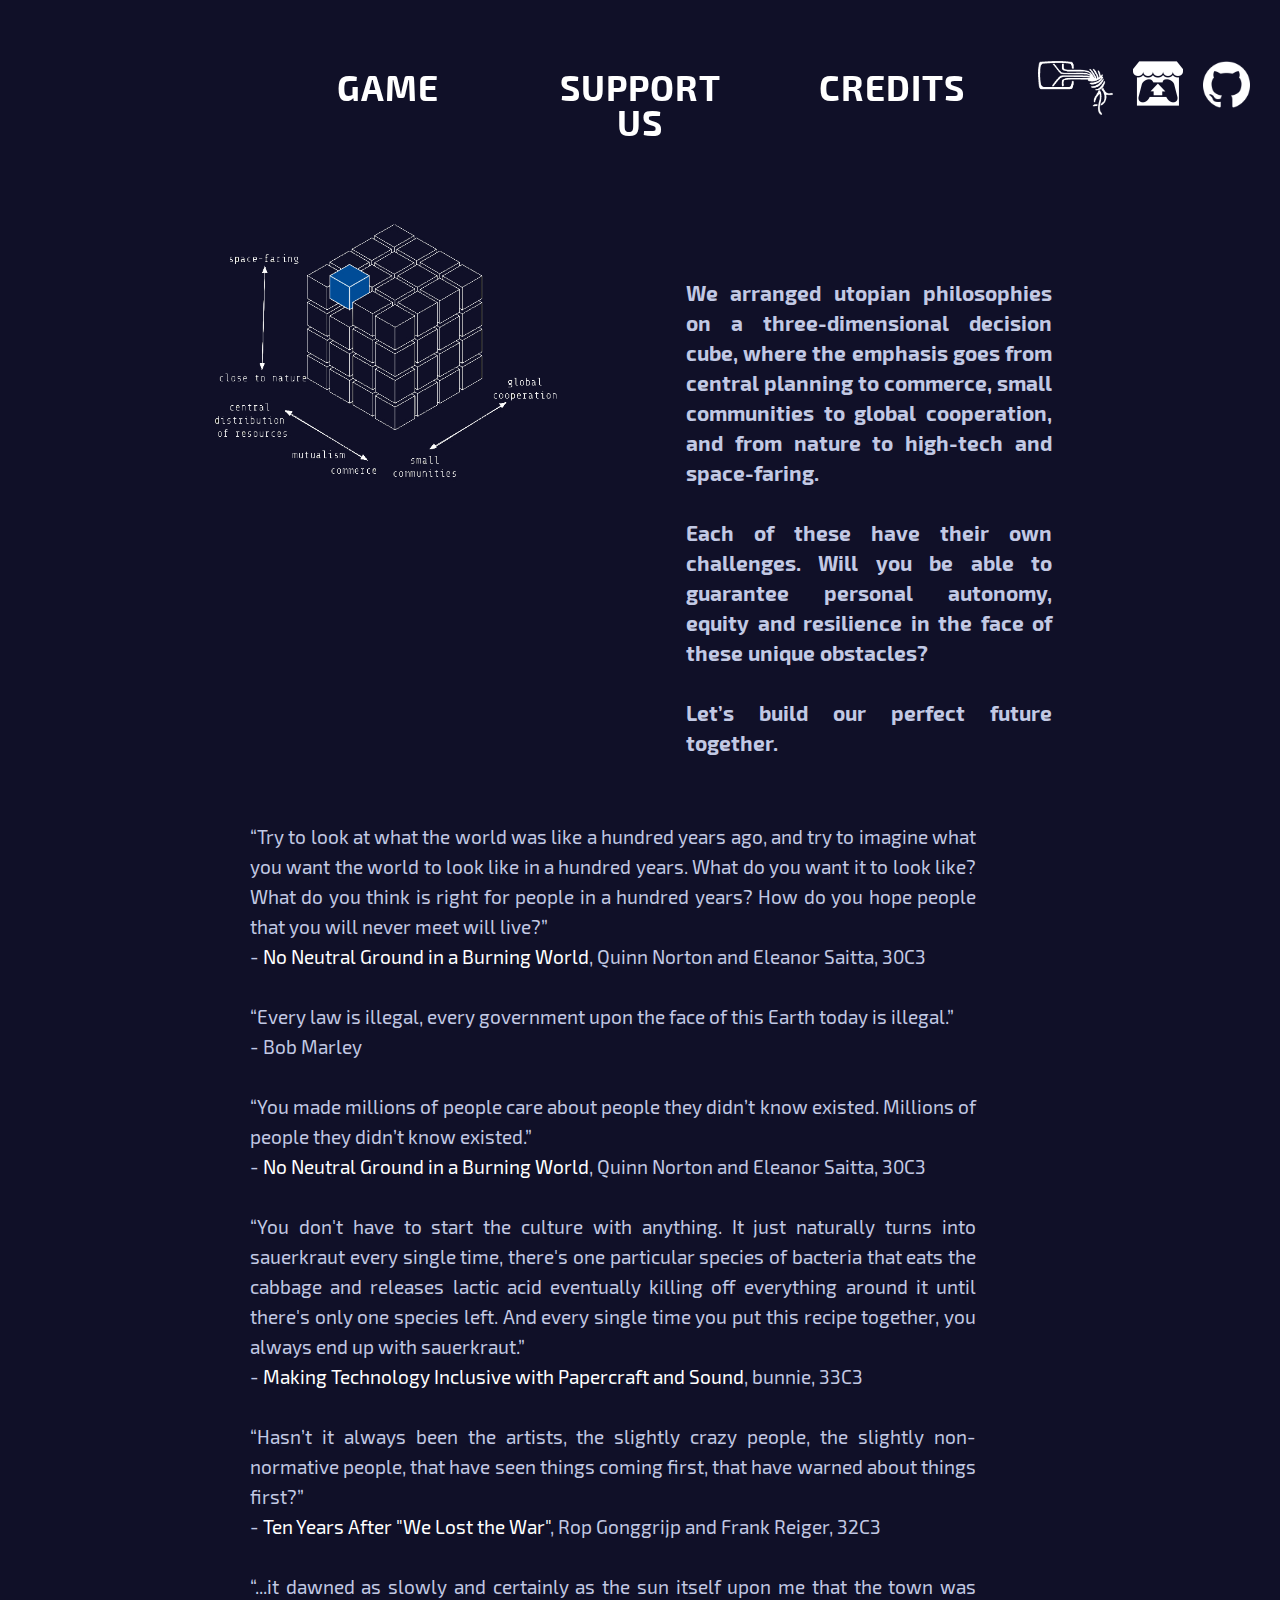
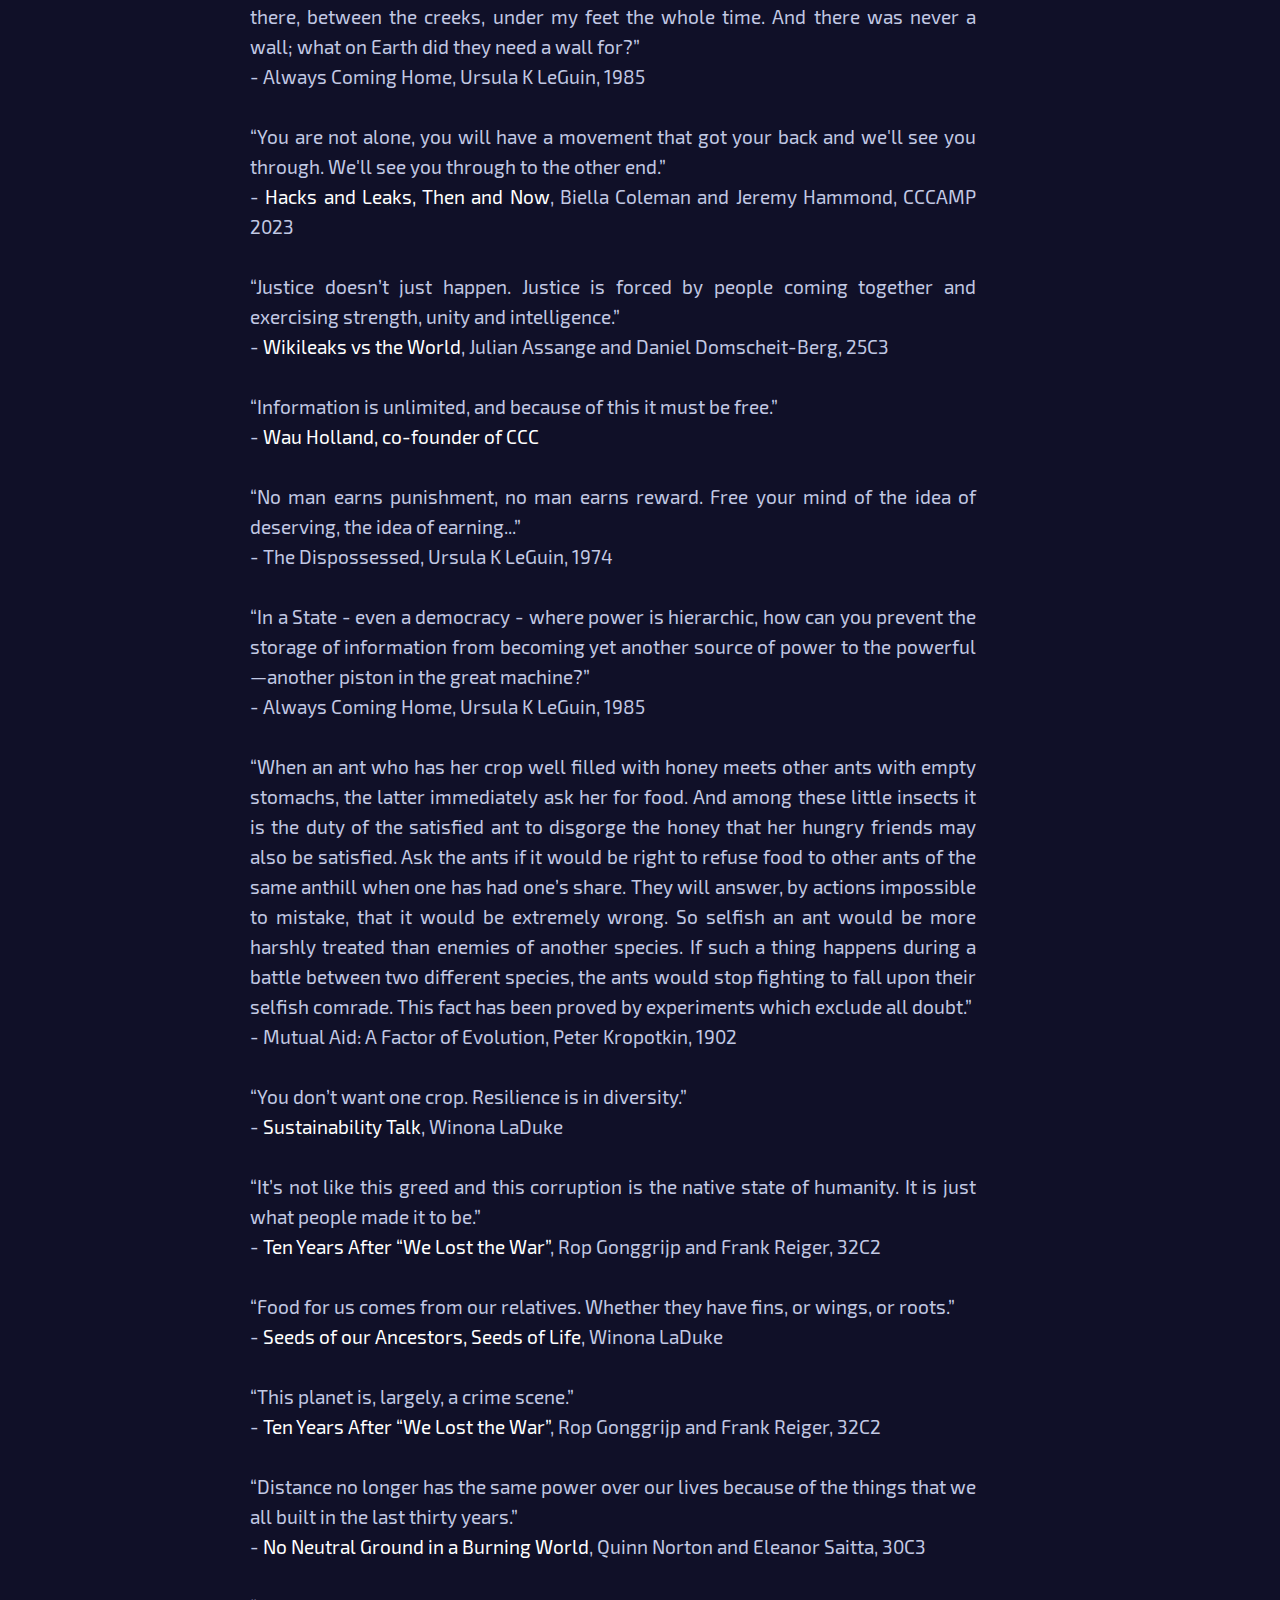
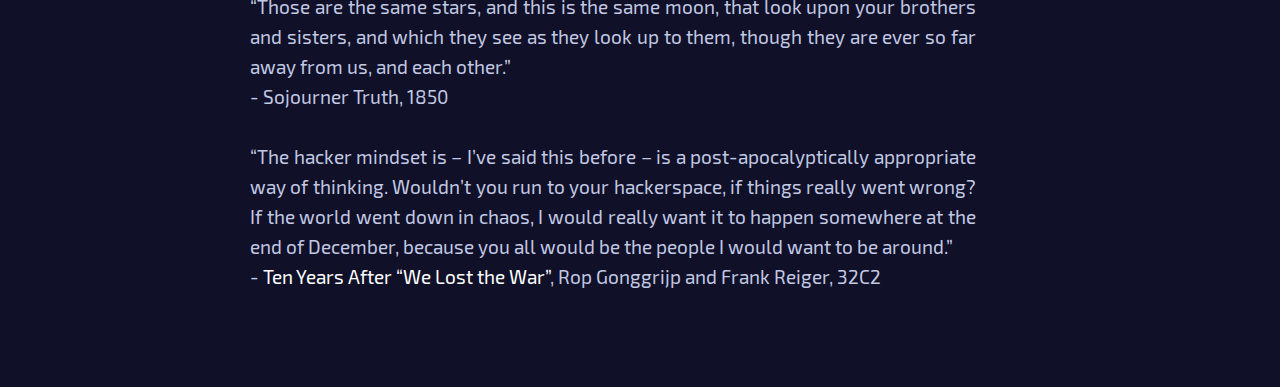
<file: references.html>
<!DOCTYPE html>
<html lang="en"><head>
<meta http-equiv="content-type" content="text/html; charset=UTF-8">
	<meta charset="UTF-8">
	<meta name="viewport" content="width=device-width, initial-scale=1">
	<title>CUBETOPIA</title>
<meta name="robots" content="max-image-preview:large">


<style id="wp-emoji-styles-inline-css">
body {
  background-image: url('');
  background-repeat: no-repeat;
  background-attachment: fixed;
  background-size: cover;*/
}
	img.wp-smiley, img.emoji {
		display: inline !important;
		border: none !important;
		box-shadow: none !important;
		height: 1em !important;
		width: 1em !important;
		margin: 0 0.07em !important;
		vertical-align: -0.1em !important;
		background: none !important;
		padding: 0 !important;
	}
</style>
<link rel="stylesheet" id="wp-block-library-css" href=" " media="all">
<style id="classic-theme-styles-inline-css">
/*! This file is auto-generated */
.wp-block-button__link{color:#fff;background-color:#32373c;border-radius:9999px;box-shadow:none;text-decoration:none;padding:calc(.667em + 2px) calc(1.333em + 2px);font-size:1.125em}.wp-block-file__button{background:#32373c;color:#fff;text-decoration:none}
</style>
<style id="global-styles-inline-css">
body{--wp--preset--color--black: #000000;--wp--preset--color--cyan-bluish-gray: #abb8c3;--wp--preset--color--white: #ffffff;--wp--preset--color--pale-pink: #f78da7;--wp--preset--color--vivid-red: #cf2e2e;--wp--preset--color--luminous-vivid-orange: #ff6900;--wp--preset--color--luminous-vivid-amber: #fcb900;--wp--preset--color--light-green-cyan: #7bdcb5;--wp--preset--color--vivid-green-cyan: #00d084;--wp--preset--color--pale-cyan-blue: #8ed1fc;--wp--preset--color--vivid-cyan-blue: #0693e3;--wp--preset--color--vivid-purple: #9b51e0;--wp--preset--gradient--vivid-cyan-blue-to-vivid-purple: linear-gradient(135deg,rgba(6,147,227,1) 0%,rgb(155,81,224) 100%);--wp--preset--gradient--light-green-cyan-to-vivid-green-cyan: linear-gradient(135deg,rgb(122,220,180) 0%,rgb(0,208,130) 100%);--wp--preset--gradient--luminous-vivid-amber-to-luminous-vivid-orange: linear-gradient(135deg,rgba(252,185,0,1) 0%,rgba(255,105,0,1) 100%);--wp--preset--gradient--luminous-vivid-orange-to-vivid-red: linear-gradient(135deg,rgba(255,105,0,1) 0%,rgb(207,46,46) 100%);--wp--preset--gradient--very-light-gray-to-cyan-bluish-gray: linear-gradient(135deg,rgb(238,238,238) 0%,rgb(169,184,195) 100%);--wp--preset--gradient--cool-to-warm-spectrum: linear-gradient(135deg,rgb(74,234,220) 0%,rgb(151,120,209) 20%,rgb(207,42,186) 40%,rgb(238,44,130) 60%,rgb(251,105,98) 80%,rgb(254,248,76) 100%);--wp--preset--gradient--blush-light-purple: linear-gradient(135deg,rgb(255,206,236) 0%,rgb(152,150,240) 100%);--wp--preset--gradient--blush-bordeaux: linear-gradient(135deg,rgb(254,205,165) 0%,rgb(254,45,45) 50%,rgb(107,0,62) 100%);--wp--preset--gradient--luminous-dusk: linear-gradient(135deg,rgb(255,203,112) 0%,rgb(199,81,192) 50%,rgb(65,88,208) 100%);--wp--preset--gradient--pale-ocean: linear-gradient(135deg,rgb(255,245,203) 0%,rgb(182,227,212) 50%,rgb(51,167,181) 100%);--wp--preset--gradient--electric-grass: linear-gradient(135deg,rgb(202,248,128) 0%,rgb(113,206,126) 100%);--wp--preset--gradient--midnight: linear-gradient(135deg,rgb(2,3,129) 0%,rgb(40,116,252) 100%);--wp--preset--font-size--small: 13px;--wp--preset--font-size--medium: 20px;--wp--preset--font-size--large: 36px;--wp--preset--font-size--x-large: 42px;--wp--preset--spacing--20: 0.44rem;--wp--preset--spacing--30: 0.67rem;--wp--preset--spacing--40: 1rem;--wp--preset--spacing--50: 1.5rem;--wp--preset--spacing--60: 2.25rem;--wp--preset--spacing--70: 3.38rem;--wp--preset--spacing--80: 5.06rem;--wp--preset--shadow--natural: 6px 6px 9px rgba(0, 0, 0, 0.2);--wp--preset--shadow--deep: 12px 12px 50px rgba(0, 0, 0, 0.4);--wp--preset--shadow--sharp: 6px 6px 0px rgba(0, 0, 0, 0.2);--wp--preset--shadow--outlined: 6px 6px 0px -3px rgba(255, 255, 255, 1), 6px 6px rgba(0, 0, 0, 1);--wp--preset--shadow--crisp: 6px 6px 0px rgba(0, 0, 0, 1);}:where(.is-layout-flex){gap: 0.5em;}:where(.is-layout-grid){gap: 0.5em;}body .is-layout-flow > .alignleft{float: left;margin-inline-start: 0;margin-inline-end: 2em;}body .is-layout-flow > .alignright{float: right;margin-inline-start: 2em;margin-inline-end: 0;}body .is-layout-flow > .aligncenter{margin-left: auto !important;margin-right: auto !important;}body .is-layout-constrained > .alignleft{float: left;margin-inline-start: 0;margin-inline-end: 2em;}body .is-layout-constrained > .alignright{float: right;margin-inline-start: 2em;margin-inline-end: 0;}body .is-layout-constrained > .aligncenter{margin-left: auto !important;margin-right: auto !important;}body .is-layout-constrained > :where(:not(.alignleft):not(.alignright):not(.alignfull)){max-width: var(--wp--style--global--content-size);margin-left: auto !important;margin-right: auto !important;}body .is-layout-constrained > .alignwide{max-width: var(--wp--style--global--wide-size);}body .is-layout-flex{display: flex;}body .is-layout-flex{flex-wrap: wrap;align-items: center;}body .is-layout-flex > *{margin: 0;}body .is-layout-grid{display: grid;}body .is-layout-grid > *{margin: 0;}:where(.wp-block-columns.is-layout-flex){gap: 2em;}:where(.wp-block-columns.is-layout-grid){gap: 2em;}:where(.wp-block-post-template.is-layout-flex){gap: 1.25em;}:where(.wp-block-post-template.is-layout-grid){gap: 1.25em;}.has-black-color{color: var(--wp--preset--color--black) !important;}.has-cyan-bluish-gray-color{color: var(--wp--preset--color--cyan-bluish-gray) !important;}.has-white-color{color: var(--wp--preset--color--white) !important;}.has-pale-pink-color{color: var(--wp--preset--color--pale-pink) !important;}.has-vivid-red-color{color: var(--wp--preset--color--vivid-red) !important;}.has-luminous-vivid-orange-color{color: var(--wp--preset--color--luminous-vivid-orange) !important;}.has-luminous-vivid-amber-color{color: var(--wp--preset--color--luminous-vivid-amber) !important;}.has-light-green-cyan-color{color: var(--wp--preset--color--light-green-cyan) !important;}.has-vivid-green-cyan-color{color: var(--wp--preset--color--vivid-green-cyan) !important;}.has-pale-cyan-blue-color{color: var(--wp--preset--color--pale-cyan-blue) !important;}.has-vivid-cyan-blue-color{color: var(--wp--preset--color--vivid-cyan-blue) !important;}.has-vivid-purple-color{color: var(--wp--preset--color--vivid-purple) !important;}.has-black-background-color{background-color: var(--wp--preset--color--black) !important;}.has-cyan-bluish-gray-background-color{background-color: var(--wp--preset--color--cyan-bluish-gray) !important;}.has-white-background-color{background-color: var(--wp--preset--color--white) !important;}.has-pale-pink-background-color{background-color: var(--wp--preset--color--pale-pink) !important;}.has-vivid-red-background-color{background-color: var(--wp--preset--color--vivid-red) !important;}.has-luminous-vivid-orange-background-color{background-color: var(--wp--preset--color--luminous-vivid-orange) !important;}.has-luminous-vivid-amber-background-color{background-color: var(--wp--preset--color--luminous-vivid-amber) !important;}.has-light-green-cyan-background-color{background-color: var(--wp--preset--color--light-green-cyan) !important;}.has-vivid-green-cyan-background-color{background-color: var(--wp--preset--color--vivid-green-cyan) !important;}.has-pale-cyan-blue-background-color{background-color: var(--wp--preset--color--pale-cyan-blue) !important;}.has-vivid-cyan-blue-background-color{background-color: var(--wp--preset--color--vivid-cyan-blue) !important;}.has-vivid-purple-background-color{background-color: var(--wp--preset--color--vivid-purple) !important;}.has-black-border-color{border-color: var(--wp--preset--color--black) !important;}.has-cyan-bluish-gray-border-color{border-color: var(--wp--preset--color--cyan-bluish-gray) !important;}.has-white-border-color{border-color: var(--wp--preset--color--white) !important;}.has-pale-pink-border-color{border-color: var(--wp--preset--color--pale-pink) !important;}.has-vivid-red-border-color{border-color: var(--wp--preset--color--vivid-red) !important;}.has-luminous-vivid-orange-border-color{border-color: var(--wp--preset--color--luminous-vivid-orange) !important;}.has-luminous-vivid-amber-border-color{border-color: var(--wp--preset--color--luminous-vivid-amber) !important;}.has-light-green-cyan-border-color{border-color: var(--wp--preset--color--light-green-cyan) !important;}.has-vivid-green-cyan-border-color{border-color: var(--wp--preset--color--vivid-green-cyan) !important;}.has-pale-cyan-blue-border-color{border-color: var(--wp--preset--color--pale-cyan-blue) !important;}.has-vivid-cyan-blue-border-color{border-color: var(--wp--preset--color--vivid-cyan-blue) !important;}.has-vivid-purple-border-color{border-color: var(--wp--preset--color--vivid-purple) !important;}.has-vivid-cyan-blue-to-vivid-purple-gradient-background{background: var(--wp--preset--gradient--vivid-cyan-blue-to-vivid-purple) !important;}.has-light-green-cyan-to-vivid-green-cyan-gradient-background{background: var(--wp--preset--gradient--light-green-cyan-to-vivid-green-cyan) !important;}.has-luminous-vivid-amber-to-luminous-vivid-orange-gradient-background{background: var(--wp--preset--gradient--luminous-vivid-amber-to-luminous-vivid-orange) !important;}.has-luminous-vivid-orange-to-vivid-red-gradient-background{background: var(--wp--preset--gradient--luminous-vivid-orange-to-vivid-red) !important;}.has-very-light-gray-to-cyan-bluish-gray-gradient-background{background: var(--wp--preset--gradient--very-light-gray-to-cyan-bluish-gray) !important;}.has-cool-to-warm-spectrum-gradient-background{background: var(--wp--preset--gradient--cool-to-warm-spectrum) !important;}.has-blush-light-purple-gradient-background{background: var(--wp--preset--gradient--blush-light-purple) !important;}.has-blush-bordeaux-gradient-background{background: var(--wp--preset--gradient--blush-bordeaux) !important;}.has-luminous-dusk-gradient-background{background: var(--wp--preset--gradient--luminous-dusk) !important;}.has-pale-ocean-gradient-background{background: var(--wp--preset--gradient--pale-ocean) !important;}.has-electric-grass-gradient-background{background: var(--wp--preset--gradient--electric-grass) !important;}.has-midnight-gradient-background{background: var(--wp--preset--gradient--midnight) !important;}.has-small-font-size{font-size: var(--wp--preset--font-size--small) !important;}.has-medium-font-size{font-size: var(--wp--preset--font-size--medium) !important;}.has-large-font-size{font-size: var(--wp--preset--font-size--large) !important;}.has-x-large-font-size{font-size: var(--wp--preset--font-size--x-large) !important;}
.wp-block-navigation a:where(:not(.wp-element-button)){color: inherit;}
:where(.wp-block-post-template.is-layout-flex){gap: 1.25em;}:where(.wp-block-post-template.is-layout-grid){gap: 1.25em;}
:where(.wp-block-columns.is-layout-flex){gap: 2em;}:where(.wp-block-columns.is-layout-grid){gap: 2em;}
.wp-block-pullquote{font-size: 1.5em;line-height: 1.6;}
</style>
<link rel="stylesheet" id="contact-form-7-css" href="files/styles.css" media="all">
<link rel="stylesheet" id="hello-elementor-css" href="files/style.min_002.css" media="all">
<link rel="stylesheet" id="hello-elementor-theme-style-css" href="files/theme.min.css" media="all">
<link rel="stylesheet" id="elementor-frontend-css" href="files/frontend-lite.min.css" media="all">
<link rel="stylesheet" id="elementor-post-13-css" href="files/post-13.css" media="all">
<link rel="stylesheet" id="elementor-icons-css" href="files/elementor-icons.min.css" media="all">
<link rel="stylesheet" id="swiper-css" href="files/swiper.min.css" media="all">
<link rel="stylesheet" id="elementor-global-css" href="files/global.css" media="all">
<link rel="stylesheet" id="elementor-post-44-css" href="files/post-44.css" media="all">
<link rel="stylesheet" id="google-fonts-1-css" href="files/css.css" media="all">
<link rel="preconnect" href="https://fonts.gstatic.com/" crossorigin=""><script src="files/jquery.min.js" id="jquery-core-js"></script>
<script src="files/jquery-migrate.min.js" id="jquery-migrate-js"></script>

<meta name="generator" content="Elementor 3.15.3; features: e_dom_optimization, e_optimized_assets_loading, e_optimized_css_loading, additional_custom_breakpoints; settings: css_print_method-external, google_font-enabled, font_display-swap">
<link rel="icon" href="img/Logo32.png" sizes="32x32">
<link rel="icon" href="img/Logo192.png" sizes="192x192">
<link rel="apple-touch-icon" href="img/Logo192.png">
<meta name="msapplication-TileImage" content="img/Logo192.png">

<script src="files/wp-emoji-release.min.js" defer="defer"></script></head>
	<!-- Google tag (gtag.js) -->


<body class="home page-template-default page page-id-44 elementor-default elementor-template-full-width elementor-kit-13 elementor-page elementor-page-44 e--ua-firefox" data-elementor-device-mode="desktop">

	<!--
	<header>
		<div class="container">


			<nav class="pull-right">
				<ul class="list-unstyled">
					<li class="animated wow fadeInRight" data-wow-delay=".1s"><a href="support.html">SUPPORT AND COMMUNITY</a></li>
					<li class="animated wow fadeInRight" data-wow-delay=".2s"><a href="references.html">REFERENCES AND METAPHORS</a></li>
					<li class="animated wow fadeInRight" data-wow-delay=".2s"><a href="credits.html">CREDITS</a></li>
				</ul>
			</nav>
			</div>
	</header> -->
		



<a class="skip-link screen-reader-text" href="#content">Skip to content</a>

		<div data-elementor-type="wp-page" data-elementor-id="44" class="elementor elementor-44">
							<div class="elementor-element elementor-element-092c969 e-flex e-con-boxed e-con" data-id="092c969" data-element_type="container" data-settings="{&quot;content_width&quot;:&quot;boxed&quot;}">
					<div class="e-con-inner">
				<div class="elementor-element elementor-element-24f27e6 elementor-widget__width-inherit elementor-hidden-desktop elementor-hidden-tablet elementor-widget elementor-widget-image" data-id="24f27e6" data-element_type="widget" data-widget_type="image.default">
				<div class="elementor-widget-container">
			<style>/*! elementor - v3.15.0 - 20-08-2023 */
.elementor-widget-image{text-align:center}.elementor-widget-image a{display:inline-block}.elementor-widget-image a img[src$=".svg"]{width:48px}.elementor-widget-image img{vertical-align:middle;display:inline-block}</style>													
<a href="index.html">
					<!--		<img fetchpriority="high" decoding="async" width="1000" height="899" src="images/header.jpg" class="attachment-full size-full wp-image-1205" alt="" srcset="images/header.jpg 1000w, fimages/header.jpg 300w, images/header.jpg 768w" sizes="(max-width: 1000px) 100vw, 1000px">								</a> -->
															</div>
				</div>
					</div>
				</div>



		<div class="elementor-element elementor-element-5b33875c animated-slow e-flex e-con-boxed e-con" data-id="5b33875c" data-element_type="container" data-settings="{&quot;animation&quot;:&quot;none&quot;,&quot;animation_delay&quot;:500,&quot;content_width&quot;:&quot;boxed&quot;}">
				<div class="e-con-inner">
            <div class="elementor-element elementor-element-187e6f52 e-con-full e-flex e-con" data-id="187e6f52" data-element_type="container" data-settings="{&quot;content_width&quot;:&quot;full&quot;}">
              <div class="elementor-element elementor-element-2db369ee elementor-button-info elementor-align-center e-transform elementor-widget elementor-widget-button" data-id="2db369ee" data-element_type="widget" data-settings="{&quot;_transform_scale_effect_hover&quot;:{&quot;unit&quot;:&quot;px&quot;,&quot;size&quot;:1.1,&quot;sizes&quot;:[]},&quot;_transform_scale_effect_hover_tablet&quot;:{&quot;unit&quot;:&quot;px&quot;,&quot;size&quot;:&quot;&quot;,&quot;sizes&quot;:[]},&quot;_transform_scale_effect_hover_mobile&quot;:{&quot;unit&quot;:&quot;px&quot;,&quot;size&quot;:&quot;&quot;,&quot;sizes&quot;:[]}}" data-widget_type="button.default">
              <div class="elementor-widget-container">
                <div class="elementor-button-wrapper">
	<!-- 				<a href="https://www.ccc.de/" target="_blank"> <img loading="lazy" decoding="async" width="100" height="80" src="img/CCC_Logo.png" class="attachment-full size-full wp-image-930" alt="">	
           <a class="elementor-button elementor-button-link elementor-size-md" href=""> -->	
                  <span class="elementor-button-content-wrapper">
                  <span class="elementor-button-text">  </span> 
		</span>
					</a>
		</div>
				</div>
				</div>
				</div>

		<div class="elementor-element elementor-element-187e6f52 e-con-full e-flex e-con" data-id="187e6f52" data-element_type="container" data-settings="{&quot;content_width&quot;:&quot;full&quot;}">
					<div class="elementor-element elementor-element-2db369ee elementor-button-info elementor-align-center e-transform elementor-widget elementor-widget-button" data-id="2db369ee" data-element_type="widget" data-settings="{&quot;_transform_scale_effect_hover&quot;:{&quot;unit&quot;:&quot;px&quot;,&quot;size&quot;:1.1,&quot;sizes&quot;:[]},&quot;_transform_scale_effect_hover_tablet&quot;:{&quot;unit&quot;:&quot;px&quot;,&quot;size&quot;:&quot;&quot;,&quot;sizes&quot;:[]},&quot;_transform_scale_effect_hover_mobile&quot;:{&quot;unit&quot;:&quot;px&quot;,&quot;size&quot;:&quot;&quot;,&quot;sizes&quot;:[]}}" data-widget_type="button.default">
					<div class="elementor-widget-container">
						<div class="elementor-button-wrapper">
				<a class="elementor-button elementor-button-link elementor-size-md" href="index.html">
							<span class="elementor-button-content-wrapper">
							<span class="elementor-button-text">GAME</span>
			</span>
						</a>
			</div>
			</div>
			</div>
			</div> 


        <div class="elementor-element elementor-element-187e6f52 e-con-full e-flex e-con" data-id="187e6f52" data-element_type="container" data-settings="{&quot;content_width&quot;:&quot;full&quot;}">
          <div class="elementor-element elementor-element-2db369ee elementor-button-info elementor-align-center e-transform elementor-widget elementor-widget-button" data-id="2db369ee" data-element_type="widget" data-settings="{&quot;_transform_scale_effect_hover&quot;:{&quot;unit&quot;:&quot;px&quot;,&quot;size&quot;:1.1,&quot;sizes&quot;:[]},&quot;_transform_scale_effect_hover_tablet&quot;:{&quot;unit&quot;:&quot;px&quot;,&quot;size&quot;:&quot;&quot;,&quot;sizes&quot;:[]},&quot;_transform_scale_effect_hover_mobile&quot;:{&quot;unit&quot;:&quot;px&quot;,&quot;size&quot;:&quot;&quot;,&quot;sizes&quot;:[]}}" data-widget_type="button.default">
          <div class="elementor-widget-container">
            <div class="elementor-button-wrapper">
        <a class="elementor-button elementor-button-link elementor-size-md" href="support.html">
              <span class="elementor-button-content-wrapper">
              <span class="elementor-button-text">SUPPORT US</span>
      </span>
            </a>
      </div>
          </div>
          </div>
          </div>
      

				
		<div class="elementor-element elementor-element-691a2068 e-con-full e-flex e-con" data-id="691a2068" data-element_type="container" data-settings="{&quot;content_width&quot;:&quot;full&quot;}">
				<div class="elementor-element elementor-element-47f5dcfc elementor-button-info elementor-align-center e-transform elementor-widget elementor-widget-button" data-id="47f5dcfc" data-element_type="widget" data-settings="{&quot;_transform_scale_effect_hover&quot;:{&quot;unit&quot;:&quot;px&quot;,&quot;size&quot;:1.1,&quot;sizes&quot;:[]},&quot;_transform_scale_effect_hover_tablet&quot;:{&quot;unit&quot;:&quot;px&quot;,&quot;size&quot;:&quot;&quot;,&quot;sizes&quot;:[]},&quot;_transform_scale_effect_hover_mobile&quot;:{&quot;unit&quot;:&quot;px&quot;,&quot;size&quot;:&quot;&quot;,&quot;sizes&quot;:[]}}" data-widget_type="button.default">
				<div class="elementor-widget-container">
					<div class="elementor-button-wrapper">
			<a class="elementor-button elementor-button-link elementor-size-md" href="credits.html">
						<span class="elementor-button-content-wrapper">
						<span class="elementor-button-text">CREDITS</span>
		</span>
					</a>
		</div>
				</div>
				</div>
				</div>


				

		<div class="elementor-element elementor-element-e554fb7 e-con-full e-flex e-con" data-id="e554fb7" data-element_type="container" data-settings="{&quot;content_width&quot;:&quot;full&quot;}">
				<div class="elementor-element elementor-element-18ba044a elementor-widget elementor-widget-image" data-id="18ba044a" data-element_type="widget" data-widget_type="image.default">
				<div class="elementor-widget-container">
																<a href="https://ccc.de" target="_blank">
							<img decoding="async" width="75" height="75" src="img/CCC_Logo.png" class="attachment-full size-full wp-image-938" alt="">								</a>
															</div>
				</div>
				<div class="elementor-element elementor-element-5a3d8466 elementor-widget elementor-widget-image" data-id="5a3d8466" data-element_type="widget" data-widget_type="image.default">
				<div class="elementor-widget-container">
																<a href="https://machine-elves-workshop.itch.io/cubetopia" target="_blank">
							<img loading="lazy" decoding="async" width="50" height="47" src="img/itch.png" class="attachment-full size-full wp-image-930" alt="">								</a>
															</div>
				</div>
        <div class="elementor-element elementor-element-643b6758 elementor-widget elementor-widget-image" data-id="643b6758" data-element_type="widget" data-widget_type="image.default">
          <div class="elementor-widget-container">
                                  <a href="https://github.com/" target="_blank">
                <img loading="lazy" decoding="async" width="47" height="44" src="files/github_icon.png" class="attachment-full size-full wp-image-931" alt="">								</a>
                                </div>
          </div><!--
          <div class="elementor-element elementor-element-643b6758 elementor-widget elementor-widget-image" data-id="643b6758" data-element_type="widget" data-widget_type="image.default">
            <div class="elementor-widget-container">
                                    <a href="https://piratesofsouthpacific.github.io" target="_blank">
                  <img loading="lazy" decoding="async" width="47" height="44" src="files/travel.png" class="attachment-full size-full wp-image-931" alt="">								</a>
                                  </div>
            </div>-->

				</div>
					</div>
				</div>

				
				

				
<section class="science" id="card">

	<p class="text_column">
				  
		<img src="img/cube.jpg"  >
	
	</p>
		 
	<p class="text_column"></br></br>
			We arranged utopian philosophies on a three-dimensional decision cube, where the emphasis goes from central planning to commerce, small communities to global cooperation, and from nature to high-tech and space-faring.
		</br></br>	Each of these have their own challenges. Will you be able to guarantee personal autonomy, equity and resilience in the face of these unique obstacles? 
		</br></br>Let’s build our perfect future together.
	</p>

	<p class="text_column2">
		“Try to look at what the world was like a hundred years ago, and try to imagine what you want the world to look like in a hundred years. What do you want it to look like? What do you think is right for people in a hundred years? How do you hope people that you will never meet will live?”
	</br>- <a href="https://media.ccc.de/v/30C3_-_5491_-_en_-_saal_1_-_201312272300_-_no_neutral_ground_in_a_burning_world_-_quinn_norton_-_eleanor_saitta"> No Neutral Ground in a Burning World</a>, Quinn Norton and Eleanor Saitta, 30C3		
	</br></br>	  
			
	“Every law is illegal, every government upon the face of this Earth today is illegal.”</br>
	- Bob Marley
	</br></br>

	“You made millions of people care about people they didn’t know existed. Millions of people they didn’t know existed.”
	</br>- <a href="https://media.ccc.de/v/30C3_-_5491_-_en_-_saal_1_-_201312272300_-_no_neutral_ground_in_a_burning_world_-_quinn_norton_-_eleanor_saitta"> No Neutral Ground in a Burning World</a>, Quinn Norton and Eleanor Saitta, 30C3		
	</br></br>

	“You don't have to start the culture with anything. It just naturally turns into sauerkraut every single time, there's one particular species of bacteria that eats the cabbage and releases lactic acid eventually killing off everything around it until there's only one species left. And every single time you put this recipe together, you always end up with sauerkraut.”
	</br> - <a href="https://media.ccc.de/v/33c3-7975-making_technology_inclusive_through_papercraft_and_sound"> Making Technology Inclusive with Papercraft and Sound</a>, bunnie, 33C3</br></br>

	“Hasn’t it always been the artists, the slightly crazy people, the slightly non-normative people, that have seen things coming first, that have warned about things first?”
</br>- <a href="https://media.ccc.de/v/32c3-7501-ten_years_after_we_lost_the_war">Ten Years After "We Lost the War"</a>, Rop Gonggrijp and Frank Reiger, 32C3
</br></br>

“...it dawned as slowly and certainly as the sun itself upon me that the town was there, between the creeks, under my feet the whole time. And there was never a wall; what on Earth did they need a wall for?”
</br> - Always Coming Home, Ursula K LeGuin, 1985
</br></br>


“You are not alone, you will have a movement that got your back and we'll see you through. We'll see you through to the other end.” 
</br> - <a href="https://media.ccc.de/v/camp2023-57216-hacks_and_leaks_then_and_now"> Hacks and Leaks, Then and Now</a>, Biella Coleman and Jeremy Hammond, CCCAMP 2023
</br></br>


“Justice doesn’t just happen. Justice is forced by people coming together and exercising strength, unity and intelligence.”
</br> - <a href="https://media.ccc.de/v/25c3-2916-en-wikileaks"> Wikileaks vs the World</a>, Julian Assange and Daniel Domscheit-Berg, 25C3
</br></br>


“Information is unlimited, and because of this it must be free.”
</br> - <a href="https://youtu.be/h7diyE0U9Bs?si=NJaDmcKcUQtV7jUo&t=28"> Wau Holland, co-founder of CCC</a>
</br></br>


“No man earns punishment, no man earns reward.  Free your mind of the idea of deserving, the idea of earning...”
</br>- The Dispossessed, Ursula K LeGuin, 1974
</br></br>

“In a State - even a democracy - where power is hierarchic, how can you  prevent the storage of information from becoming yet another source of  power to the powerful—another piston in the great machine?”
</br>- Always Coming Home, Ursula K LeGuin, 1985
</br></br>


“When an ant who has her crop well filled with honey meets other ants  with empty stomachs, the latter immediately ask her for food. And among these little insects it is the duty of the satisfied ant to  disgorge the honey that her hungry friends may also be satisfied. Ask the ants if it would be right to refuse food to other ants of the same anthill when one has had one’s share. They will answer, by actions  impossible to mistake, that it would be extremely wrong. So selfish an ant would be more harshly treated than enemies of another species. If such a thing happens during a battle between two different species, the  ants would stop fighting to fall upon their selfish comrade. This fact  has been proved by experiments which exclude all doubt.”
</br>- Mutual Aid: A Factor of Evolution, Peter Kropotkin, 1902
</br></br>

“You don’t want one crop. Resilience is in diversity.”
</br> -<a href="https://youtu.be/1e0UIkjBoFg?si=2Znl-HdsuJvGzdOR&t=575"> Sustainability Talk</a>, Winona LaDuke
</br></br>

“It’s not like this greed and this corruption is the native state of humanity. It is just what people made it to be.”
</br> - <a href="https://media.ccc.de/v/32c3-7501-ten_years_after_we_lost_the_war"> Ten Years After “We Lost the War”</a>, Rop Gonggrijp and Frank Reiger, 32C2
</br></br>

“Food for us comes from our relatives. Whether they have fins, or wings, or roots.”
</br> - <a href="https://youtu.be/pHNlel72eQc?si=AH40YhofqxeAN91C&t=43"> Seeds of our Ancestors, Seeds of Life</a>, Winona LaDuke
</br></br>

“This planet is, largely, a crime scene.” 
</br> - <a href="https://media.ccc.de/v/32c3-7501-ten_years_after_we_lost_the_war"> Ten Years After “We Lost the War”</a>, Rop Gonggrijp and Frank Reiger, 32C2
</br></br>


“Distance no longer has the same power over our lives because of the things that we all built in the last thirty years.”
</br>- <a href="https://media.ccc.de/v/30C3_-_5491_-_en_-_saal_1_-_201312272300_-_no_neutral_ground_in_a_burning_world_-_quinn_norton_-_eleanor_saitta"> No Neutral Ground in a Burning World</a>, Quinn Norton and Eleanor Saitta, 30C3		
</br></br>	  

“Those are the same stars, and this is the same moon, that look upon your brothers and sisters, and which they see as they look up to them, though they are ever so far away from us, and each other.”
</br>- Sojourner Truth, 1850
</br></br>

“The hacker mindset is – I’ve said this before – is a post-apocalyptically appropriate way of thinking. Wouldn’t you run to your hackerspace, if things really went wrong? If the world went down in chaos, 
I would really want it to happen somewhere at the end of December, because you all would be the people I would want to be around.”
</br> - <a href="https://media.ccc.de/v/32c3-7501-ten_years_after_we_lost_the_war"> Ten Years After “We Lost the War”</a>, Rop Gonggrijp and Frank Reiger, 32C2
</br></br>








	</p>
</section>
						

 <!-- Parallax Section -->
 <section class="banner" id="personal">
   <h2 class="parallax"> </h2>
 </section>
 <!-- More Info Section -->

<section class="wide_column">
</br></br>


</section>


							


<script src="files/index.js" id="contact-form-7-js"></script>
<script src="files/hello-frontend.min.js" id="hello-theme-frontend-js"></script>
<script src="files/webpack.runtime.min.js" id="elementor-webpack-runtime-js"></script>
<script src="files/frontend-modules.min.js" id="elementor-frontend-modules-js"></script>
<script src="files/waypoints.min.js" id="elementor-waypoints-js"></script>
<script src="files/core.min.js" id="jquery-ui-core-js"></script>
<script id="elementor-frontend-js-before">
var elementorFrontendConfig = {"environmentMode":{"edit":false,"wpPreview":false,"isScriptDebug":false},"i18n":{"shareOnFacebook":"Udost\u0119pnij na Facebooku","shareOnTwitter":"Udost\u0119pnij na Twitterze","pinIt":"Przypnij","download":"Pobierz","downloadImage":"Pobierz obraz","fullscreen":"Tryb pe\u0142noekranowy","zoom":"Powi\u0119ksz","share":"Udost\u0119pnij","playVideo":"Odtw\u00f3rz wideo","previous":"Poprzednie","next":"Nast\u0119pne","close":"Zamknij","a11yCarouselWrapperAriaLabel":"Karuzela | Przewijanie w poziomie: Strza\u0142ka w lewo i w prawo","a11yCarouselPrevSlideMessage":"Poprzedni slajd","a11yCarouselNextSlideMessage":"Nast\u0119pny slajd","a11yCarouselFirstSlideMessage":"To jest pierwszy slajd","a11yCarouselLastSlideMessage":"This is the last slide","a11yCarouselPaginationBulletMessage":"Id\u017a do slajdu"},"is_rtl":false,"breakpoints":{"xs":0,"sm":480,"md":768,"lg":1025,"xl":1440,"xxl":1600},"responsive":{"breakpoints":{"mobile":{"label":"Mobilny Pionowy","value":767,"default_value":767,"direction":"max","is_enabled":true},"mobile_extra":{"label":"Mobilny Poziomy","value":880,"default_value":880,"direction":"max","is_enabled":false},"tablet":{"label":"Tablet Portrait","value":1024,"default_value":1024,"direction":"max","is_enabled":true},"tablet_extra":{"label":"Tablet Landscape","value":1200,"default_value":1200,"direction":"max","is_enabled":false},"laptop":{"label":"Laptop","value":1366,"default_value":1366,"direction":"max","is_enabled":false},"widescreen":{"label":"Szeroki ekran","value":2400,"default_value":2400,"direction":"min","is_enabled":false}}},"version":"3.15.3","is_static":false,"experimentalFeatures":{"e_dom_optimization":true,"e_optimized_assets_loading":true,"e_optimized_css_loading":true,"additional_custom_breakpoints":true,"container":true,"e_swiper_latest":true,"hello-theme-header-footer":true,"editor_v2":true,"landing-pages":true,"e_global_styleguide":true},"urls":{"assets":"https:\/\/martynajaloszynska.pl\/wp-content\/plugins\/elementor\/assets\/"},"swiperClass":"swiper","settings":{"page":[],"editorPreferences":[]},"kit":{"body_background_background":"classic","active_breakpoints":["viewport_mobile","viewport_tablet"],"global_image_lightbox":"yes","lightbox_enable_counter":"yes","lightbox_enable_fullscreen":"yes","lightbox_enable_zoom":"yes","lightbox_enable_share":"yes","lightbox_title_src":"title","lightbox_description_src":"description","hello_header_logo_type":"title","hello_header_menu_layout":"horizontal"},"post":{"id":44,"title":"Martyna%20Ja%C5%82oszy%C5%84ska%20%E2%80%93%20Martyna%20Ja%C5%82oszy%C5%84ska","excerpt":"","featuredImage":false}};
</script>
<script src="files/frontend.min.js" id="elementor-frontend-js"></script><span id="elementor-device-mode" class="elementor-screen-only"></span>



</body></html>
</file>
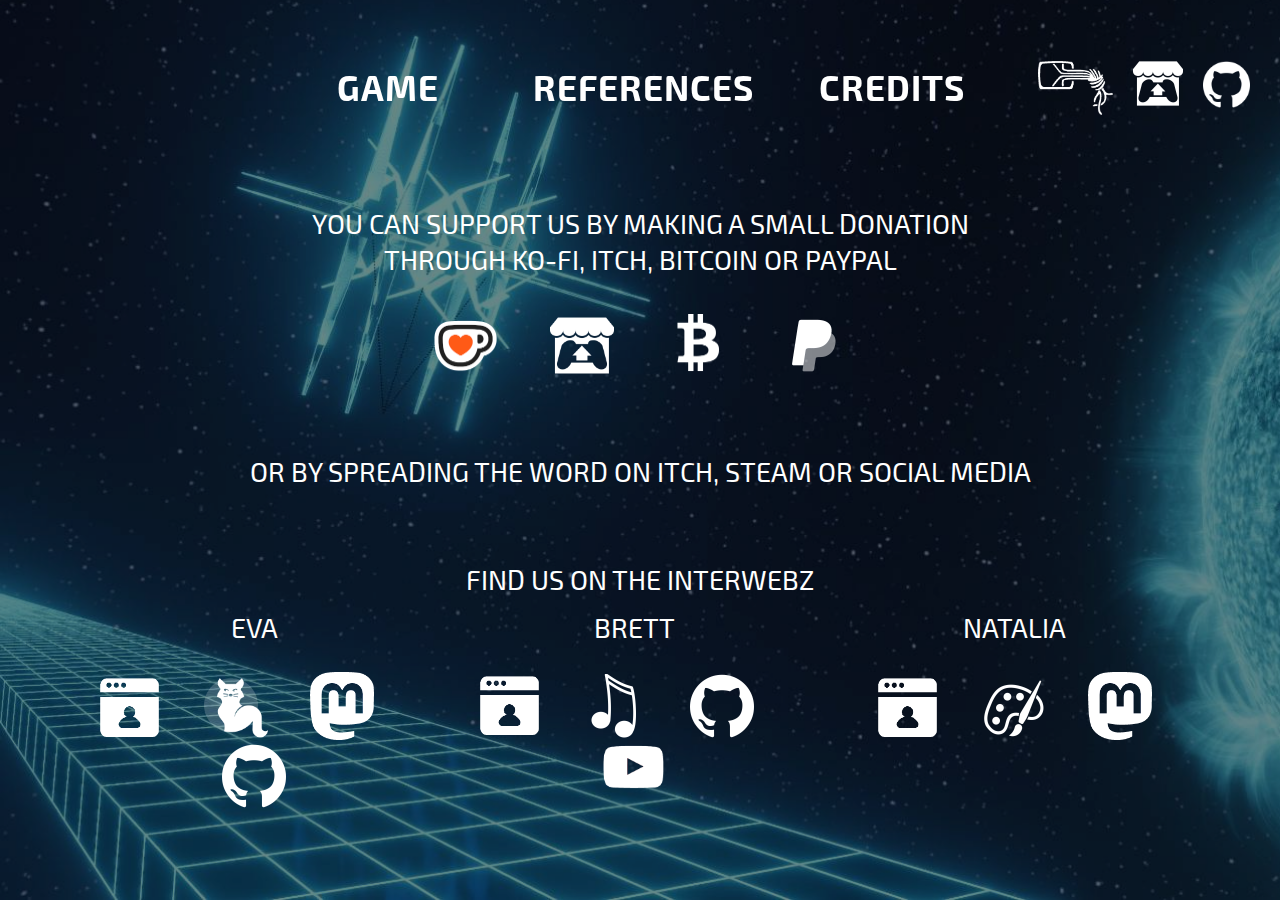
<file: support.html>
<!DOCTYPE html>
<html lang="en"><head>
<meta http-equiv="content-type" content="text/html; charset=UTF-8">
	<meta charset="UTF-8">
	<meta name="viewport" content="width=device-width, initial-scale=1">
	<title>CUBETOPIA</title>
<meta name="robots" content="max-image-preview:large">


<style id="wp-emoji-styles-inline-css">
body {
  background-image: url('img/Space.png');
  background-repeat: no-repeat;
  background-attachment: fixed;
  background-size: cover;
}
	img.wp-smiley, img.emoji {
		display: inline !important;
		border: none !important;
		box-shadow: none !important;
		height: 1em !important;
		width: 1em !important;
		margin: 0 0.07em !important;
		vertical-align: -0.1em !important;
		background: none !important;
		padding: 0 !important;
	}
</style>
<link rel="stylesheet" id="wp-block-library-css" href=" " media="all">
<style id="classic-theme-styles-inline-css">
/*! This file is auto-generated */
.wp-block-button__link{color:#fff;background-color:#32373c;border-radius:9999px;box-shadow:none;text-decoration:none;padding:calc(.667em + 2px) calc(1.333em + 2px);font-size:1.125em}.wp-block-file__button{background:#32373c;color:#fff;text-decoration:none}
</style>
<style id="global-styles-inline-css">
body{--wp--preset--color--black: #000000;--wp--preset--color--cyan-bluish-gray: #abb8c3;--wp--preset--color--white: #ffffff;--wp--preset--color--pale-pink: #f78da7;--wp--preset--color--vivid-red: #cf2e2e;--wp--preset--color--luminous-vivid-orange: #ff6900;--wp--preset--color--luminous-vivid-amber: #fcb900;--wp--preset--color--light-green-cyan: #7bdcb5;--wp--preset--color--vivid-green-cyan: #00d084;--wp--preset--color--pale-cyan-blue: #8ed1fc;--wp--preset--color--vivid-cyan-blue: #0693e3;--wp--preset--color--vivid-purple: #9b51e0;--wp--preset--gradient--vivid-cyan-blue-to-vivid-purple: linear-gradient(135deg,rgba(6,147,227,1) 0%,rgb(155,81,224) 100%);--wp--preset--gradient--light-green-cyan-to-vivid-green-cyan: linear-gradient(135deg,rgb(122,220,180) 0%,rgb(0,208,130) 100%);--wp--preset--gradient--luminous-vivid-amber-to-luminous-vivid-orange: linear-gradient(135deg,rgba(252,185,0,1) 0%,rgba(255,105,0,1) 100%);--wp--preset--gradient--luminous-vivid-orange-to-vivid-red: linear-gradient(135deg,rgba(255,105,0,1) 0%,rgb(207,46,46) 100%);--wp--preset--gradient--very-light-gray-to-cyan-bluish-gray: linear-gradient(135deg,rgb(238,238,238) 0%,rgb(169,184,195) 100%);--wp--preset--gradient--cool-to-warm-spectrum: linear-gradient(135deg,rgb(74,234,220) 0%,rgb(151,120,209) 20%,rgb(207,42,186) 40%,rgb(238,44,130) 60%,rgb(251,105,98) 80%,rgb(254,248,76) 100%);--wp--preset--gradient--blush-light-purple: linear-gradient(135deg,rgb(255,206,236) 0%,rgb(152,150,240) 100%);--wp--preset--gradient--blush-bordeaux: linear-gradient(135deg,rgb(254,205,165) 0%,rgb(254,45,45) 50%,rgb(107,0,62) 100%);--wp--preset--gradient--luminous-dusk: linear-gradient(135deg,rgb(255,203,112) 0%,rgb(199,81,192) 50%,rgb(65,88,208) 100%);--wp--preset--gradient--pale-ocean: linear-gradient(135deg,rgb(255,245,203) 0%,rgb(182,227,212) 50%,rgb(51,167,181) 100%);--wp--preset--gradient--electric-grass: linear-gradient(135deg,rgb(202,248,128) 0%,rgb(113,206,126) 100%);--wp--preset--gradient--midnight: linear-gradient(135deg,rgb(2,3,129) 0%,rgb(40,116,252) 100%);--wp--preset--font-size--small: 13px;--wp--preset--font-size--medium: 20px;--wp--preset--font-size--large: 36px;--wp--preset--font-size--x-large: 42px;--wp--preset--spacing--20: 0.44rem;--wp--preset--spacing--30: 0.67rem;--wp--preset--spacing--40: 1rem;--wp--preset--spacing--50: 1.5rem;--wp--preset--spacing--60: 2.25rem;--wp--preset--spacing--70: 3.38rem;--wp--preset--spacing--80: 5.06rem;--wp--preset--shadow--natural: 6px 6px 9px rgba(0, 0, 0, 0.2);--wp--preset--shadow--deep: 12px 12px 50px rgba(0, 0, 0, 0.4);--wp--preset--shadow--sharp: 6px 6px 0px rgba(0, 0, 0, 0.2);--wp--preset--shadow--outlined: 6px 6px 0px -3px rgba(255, 255, 255, 1), 6px 6px rgba(0, 0, 0, 1);--wp--preset--shadow--crisp: 6px 6px 0px rgba(0, 0, 0, 1);}:where(.is-layout-flex){gap: 0.5em;}:where(.is-layout-grid){gap: 0.5em;}body .is-layout-flow > .alignleft{float: left;margin-inline-start: 0;margin-inline-end: 2em;}body .is-layout-flow > .alignright{float: right;margin-inline-start: 2em;margin-inline-end: 0;}body .is-layout-flow > .aligncenter{margin-left: auto !important;margin-right: auto !important;}body .is-layout-constrained > .alignleft{float: left;margin-inline-start: 0;margin-inline-end: 2em;}body .is-layout-constrained > .alignright{float: right;margin-inline-start: 2em;margin-inline-end: 0;}body .is-layout-constrained > .aligncenter{margin-left: auto !important;margin-right: auto !important;}body .is-layout-constrained > :where(:not(.alignleft):not(.alignright):not(.alignfull)){max-width: var(--wp--style--global--content-size);margin-left: auto !important;margin-right: auto !important;}body .is-layout-constrained > .alignwide{max-width: var(--wp--style--global--wide-size);}body .is-layout-flex{display: flex;}body .is-layout-flex{flex-wrap: wrap;align-items: center;}body .is-layout-flex > *{margin: 0;}body .is-layout-grid{display: grid;}body .is-layout-grid > *{margin: 0;}:where(.wp-block-columns.is-layout-flex){gap: 2em;}:where(.wp-block-columns.is-layout-grid){gap: 2em;}:where(.wp-block-post-template.is-layout-flex){gap: 1.25em;}:where(.wp-block-post-template.is-layout-grid){gap: 1.25em;}.has-black-color{color: var(--wp--preset--color--black) !important;}.has-cyan-bluish-gray-color{color: var(--wp--preset--color--cyan-bluish-gray) !important;}.has-white-color{color: var(--wp--preset--color--white) !important;}.has-pale-pink-color{color: var(--wp--preset--color--pale-pink) !important;}.has-vivid-red-color{color: var(--wp--preset--color--vivid-red) !important;}.has-luminous-vivid-orange-color{color: var(--wp--preset--color--luminous-vivid-orange) !important;}.has-luminous-vivid-amber-color{color: var(--wp--preset--color--luminous-vivid-amber) !important;}.has-light-green-cyan-color{color: var(--wp--preset--color--light-green-cyan) !important;}.has-vivid-green-cyan-color{color: var(--wp--preset--color--vivid-green-cyan) !important;}.has-pale-cyan-blue-color{color: var(--wp--preset--color--pale-cyan-blue) !important;}.has-vivid-cyan-blue-color{color: var(--wp--preset--color--vivid-cyan-blue) !important;}.has-vivid-purple-color{color: var(--wp--preset--color--vivid-purple) !important;}.has-black-background-color{background-color: var(--wp--preset--color--black) !important;}.has-cyan-bluish-gray-background-color{background-color: var(--wp--preset--color--cyan-bluish-gray) !important;}.has-white-background-color{background-color: var(--wp--preset--color--white) !important;}.has-pale-pink-background-color{background-color: var(--wp--preset--color--pale-pink) !important;}.has-vivid-red-background-color{background-color: var(--wp--preset--color--vivid-red) !important;}.has-luminous-vivid-orange-background-color{background-color: var(--wp--preset--color--luminous-vivid-orange) !important;}.has-luminous-vivid-amber-background-color{background-color: var(--wp--preset--color--luminous-vivid-amber) !important;}.has-light-green-cyan-background-color{background-color: var(--wp--preset--color--light-green-cyan) !important;}.has-vivid-green-cyan-background-color{background-color: var(--wp--preset--color--vivid-green-cyan) !important;}.has-pale-cyan-blue-background-color{background-color: var(--wp--preset--color--pale-cyan-blue) !important;}.has-vivid-cyan-blue-background-color{background-color: var(--wp--preset--color--vivid-cyan-blue) !important;}.has-vivid-purple-background-color{background-color: var(--wp--preset--color--vivid-purple) !important;}.has-black-border-color{border-color: var(--wp--preset--color--black) !important;}.has-cyan-bluish-gray-border-color{border-color: var(--wp--preset--color--cyan-bluish-gray) !important;}.has-white-border-color{border-color: var(--wp--preset--color--white) !important;}.has-pale-pink-border-color{border-color: var(--wp--preset--color--pale-pink) !important;}.has-vivid-red-border-color{border-color: var(--wp--preset--color--vivid-red) !important;}.has-luminous-vivid-orange-border-color{border-color: var(--wp--preset--color--luminous-vivid-orange) !important;}.has-luminous-vivid-amber-border-color{border-color: var(--wp--preset--color--luminous-vivid-amber) !important;}.has-light-green-cyan-border-color{border-color: var(--wp--preset--color--light-green-cyan) !important;}.has-vivid-green-cyan-border-color{border-color: var(--wp--preset--color--vivid-green-cyan) !important;}.has-pale-cyan-blue-border-color{border-color: var(--wp--preset--color--pale-cyan-blue) !important;}.has-vivid-cyan-blue-border-color{border-color: var(--wp--preset--color--vivid-cyan-blue) !important;}.has-vivid-purple-border-color{border-color: var(--wp--preset--color--vivid-purple) !important;}.has-vivid-cyan-blue-to-vivid-purple-gradient-background{background: var(--wp--preset--gradient--vivid-cyan-blue-to-vivid-purple) !important;}.has-light-green-cyan-to-vivid-green-cyan-gradient-background{background: var(--wp--preset--gradient--light-green-cyan-to-vivid-green-cyan) !important;}.has-luminous-vivid-amber-to-luminous-vivid-orange-gradient-background{background: var(--wp--preset--gradient--luminous-vivid-amber-to-luminous-vivid-orange) !important;}.has-luminous-vivid-orange-to-vivid-red-gradient-background{background: var(--wp--preset--gradient--luminous-vivid-orange-to-vivid-red) !important;}.has-very-light-gray-to-cyan-bluish-gray-gradient-background{background: var(--wp--preset--gradient--very-light-gray-to-cyan-bluish-gray) !important;}.has-cool-to-warm-spectrum-gradient-background{background: var(--wp--preset--gradient--cool-to-warm-spectrum) !important;}.has-blush-light-purple-gradient-background{background: var(--wp--preset--gradient--blush-light-purple) !important;}.has-blush-bordeaux-gradient-background{background: var(--wp--preset--gradient--blush-bordeaux) !important;}.has-luminous-dusk-gradient-background{background: var(--wp--preset--gradient--luminous-dusk) !important;}.has-pale-ocean-gradient-background{background: var(--wp--preset--gradient--pale-ocean) !important;}.has-electric-grass-gradient-background{background: var(--wp--preset--gradient--electric-grass) !important;}.has-midnight-gradient-background{background: var(--wp--preset--gradient--midnight) !important;}.has-small-font-size{font-size: var(--wp--preset--font-size--small) !important;}.has-medium-font-size{font-size: var(--wp--preset--font-size--medium) !important;}.has-large-font-size{font-size: var(--wp--preset--font-size--large) !important;}.has-x-large-font-size{font-size: var(--wp--preset--font-size--x-large) !important;}
.wp-block-navigation a:where(:not(.wp-element-button)){color: inherit;}
:where(.wp-block-post-template.is-layout-flex){gap: 1.25em;}:where(.wp-block-post-template.is-layout-grid){gap: 1.25em;}
:where(.wp-block-columns.is-layout-flex){gap: 2em;}:where(.wp-block-columns.is-layout-grid){gap: 2em;}
.wp-block-pullquote{font-size: 1.5em;line-height: 1.6;}
</style>
<link rel="stylesheet" id="contact-form-7-css" href="files/styles.css" media="all">
<link rel="stylesheet" id="hello-elementor-css" href="files/style.min_002.css" media="all">
<link rel="stylesheet" id="hello-elementor-theme-style-css" href="files/theme.min.css" media="all">
<link rel="stylesheet" id="elementor-frontend-css" href="files/frontend-lite.min.css" media="all">
<link rel="stylesheet" id="elementor-post-13-css" href="files/post-13.css" media="all">
<link rel="stylesheet" id="elementor-icons-css" href="files/elementor-icons.min.css" media="all">
<link rel="stylesheet" id="swiper-css" href="files/swiper.min.css" media="all">
<link rel="stylesheet" id="elementor-global-css" href="files/global.css" media="all">
<link rel="stylesheet" id="elementor-post-44-css" href="files/post-44.css" media="all">
<link rel="stylesheet" id="google-fonts-1-css" href="files/css.css" media="all">
<link rel="preconnect" href="https://fonts.gstatic.com/" crossorigin=""><script src="files/jquery.min.js" id="jquery-core-js"></script>
<script src="files/jquery-migrate.min.js" id="jquery-migrate-js"></script>

<meta name="generator" content="Elementor 3.15.3; features: e_dom_optimization, e_optimized_assets_loading, e_optimized_css_loading, additional_custom_breakpoints; settings: css_print_method-external, google_font-enabled, font_display-swap">
<link rel="icon" href="img/Logo32.png" sizes="32x32">
<link rel="icon" href="img/Logo192.png" sizes="192x192">
<link rel="apple-touch-icon" href="img/Logo192.png">
<meta name="msapplication-TileImage" content="img/Logo192.png">

<script src="files/wp-emoji-release.min.js" defer="defer"></script></head>
	<!-- Google tag (gtag.js) -->


<body class="home page-template-default page page-id-44 elementor-default elementor-template-full-width elementor-kit-13 elementor-page elementor-page-44 e--ua-firefox" data-elementor-device-mode="desktop">

	<!--
	<header>
		<div class="container">


			<nav class="pull-right">
				<ul class="list-unstyled">
					<li class="animated wow fadeInRight" data-wow-delay=".1s"><a href="support.html">SUPPORT AND COMMUNITY</a></li>
					<li class="animated wow fadeInRight" data-wow-delay=".2s"><a href="references.html">REFERENCES AND METAPHORS</a></li>
					<li class="animated wow fadeInRight" data-wow-delay=".2s"><a href="credits.html">CREDITS</a></li>
				</ul>
			</nav>
			</div>
	</header> -->
		



<a class="skip-link screen-reader-text" href="#content">Skip to content</a>

		<div data-elementor-type="wp-page" data-elementor-id="44" class="elementor elementor-44">
							<div class="elementor-element elementor-element-092c969 e-flex e-con-boxed e-con" data-id="092c969" data-element_type="container" data-settings="{&quot;content_width&quot;:&quot;boxed&quot;}">
					<div class="e-con-inner">
				<div class="elementor-element elementor-element-24f27e6 elementor-widget__width-inherit elementor-hidden-desktop elementor-hidden-tablet elementor-widget elementor-widget-image" data-id="24f27e6" data-element_type="widget" data-widget_type="image.default">
				<div class="elementor-widget-container">
			<style>/*! elementor - v3.15.0 - 20-08-2023 */
.elementor-widget-image{text-align:center}.elementor-widget-image a{display:inline-block}.elementor-widget-image a img[src$=".svg"]{width:48px}.elementor-widget-image img{vertical-align:middle;display:inline-block}</style>													
<a href="index.html">
					<!--		<img fetchpriority="high" decoding="async" width="1000" height="899" src="images/header.jpg" class="attachment-full size-full wp-image-1205" alt="" srcset="images/header.jpg 1000w, fimages/header.jpg 300w, images/header.jpg 768w" sizes="(max-width: 1000px) 100vw, 1000px">								</a> -->
															</div>
				</div>
					</div>
				</div>



		<div class="elementor-element elementor-element-5b33875c animated-slow e-flex e-con-boxed e-con" data-id="5b33875c" data-element_type="container" data-settings="{&quot;animation&quot;:&quot;none&quot;,&quot;animation_delay&quot;:500,&quot;content_width&quot;:&quot;boxed&quot;}">
				<div class="e-con-inner">
            <div class="elementor-element elementor-element-187e6f52 e-con-full e-flex e-con" data-id="187e6f52" data-element_type="container" data-settings="{&quot;content_width&quot;:&quot;full&quot;}">
              <div class="elementor-element elementor-element-2db369ee elementor-button-info elementor-align-center e-transform elementor-widget elementor-widget-button" data-id="2db369ee" data-element_type="widget" data-settings="{&quot;_transform_scale_effect_hover&quot;:{&quot;unit&quot;:&quot;px&quot;,&quot;size&quot;:1.1,&quot;sizes&quot;:[]},&quot;_transform_scale_effect_hover_tablet&quot;:{&quot;unit&quot;:&quot;px&quot;,&quot;size&quot;:&quot;&quot;,&quot;sizes&quot;:[]},&quot;_transform_scale_effect_hover_mobile&quot;:{&quot;unit&quot;:&quot;px&quot;,&quot;size&quot;:&quot;&quot;,&quot;sizes&quot;:[]}}" data-widget_type="button.default">
              <div class="elementor-widget-container">
                <div class="elementor-button-wrapper">
	<!-- 				<a href="https://www.ccc.de/" target="_blank"> <img loading="lazy" decoding="async" width="100" height="80" src="img/CCC_Logo.png" class="attachment-full size-full wp-image-930" alt="">	
           <a class="elementor-button elementor-button-link elementor-size-md" href=""> -->	
                  <span class="elementor-button-content-wrapper">
                  <span class="elementor-button-text">  </span> 
		</span>
					</a>
		</div>
				</div>
				</div>
				</div>

<div class="elementor-element elementor-element-187e6f52 e-con-full e-flex e-con" data-id="187e6f52" data-element_type="container" data-settings="{&quot;content_width&quot;:&quot;full&quot;}">
					<div class="elementor-element elementor-element-2db369ee elementor-button-info elementor-align-center e-transform elementor-widget elementor-widget-button" data-id="2db369ee" data-element_type="widget" data-settings="{&quot;_transform_scale_effect_hover&quot;:{&quot;unit&quot;:&quot;px&quot;,&quot;size&quot;:1.1,&quot;sizes&quot;:[]},&quot;_transform_scale_effect_hover_tablet&quot;:{&quot;unit&quot;:&quot;px&quot;,&quot;size&quot;:&quot;&quot;,&quot;sizes&quot;:[]},&quot;_transform_scale_effect_hover_mobile&quot;:{&quot;unit&quot;:&quot;px&quot;,&quot;size&quot;:&quot;&quot;,&quot;sizes&quot;:[]}}" data-widget_type="button.default">
					<div class="elementor-widget-container">
						<div class="elementor-button-wrapper">
				<a class="elementor-button elementor-button-link elementor-size-md" href="index.html">
							<span class="elementor-button-content-wrapper">
							<span class="elementor-button-text">GAME</span>
			</span>
						</a>
			</div>
			</div>
			</div>
			</div> 
      
		<div class="elementor-element elementor-element-187e6f52 e-con-full e-flex e-con" data-id="187e6f52" data-element_type="container" data-settings="{&quot;content_width&quot;:&quot;full&quot;}">
				<div class="elementor-element elementor-element-2db369ee elementor-button-info elementor-align-center e-transform elementor-widget elementor-widget-button" data-id="2db369ee" data-element_type="widget" data-settings="{&quot;_transform_scale_effect_hover&quot;:{&quot;unit&quot;:&quot;px&quot;,&quot;size&quot;:1.1,&quot;sizes&quot;:[]},&quot;_transform_scale_effect_hover_tablet&quot;:{&quot;unit&quot;:&quot;px&quot;,&quot;size&quot;:&quot;&quot;,&quot;sizes&quot;:[]},&quot;_transform_scale_effect_hover_mobile&quot;:{&quot;unit&quot;:&quot;px&quot;,&quot;size&quot;:&quot;&quot;,&quot;sizes&quot;:[]}}" data-widget_type="button.default">
				<div class="elementor-widget-container">
					<div class="elementor-button-wrapper">
			<a class="elementor-button elementor-button-link elementor-size-md" href="references.html">
						<span class="elementor-button-content-wrapper">
						<span class="elementor-button-text">REFERENCES</span>
		</span>
					</a>
		</div>
				</div>
				</div>
				</div> 
				
		<div class="elementor-element elementor-element-691a2068 e-con-full e-flex e-con" data-id="691a2068" data-element_type="container" data-settings="{&quot;content_width&quot;:&quot;full&quot;}">
				<div class="elementor-element elementor-element-47f5dcfc elementor-button-info elementor-align-center e-transform elementor-widget elementor-widget-button" data-id="47f5dcfc" data-element_type="widget" data-settings="{&quot;_transform_scale_effect_hover&quot;:{&quot;unit&quot;:&quot;px&quot;,&quot;size&quot;:1.1,&quot;sizes&quot;:[]},&quot;_transform_scale_effect_hover_tablet&quot;:{&quot;unit&quot;:&quot;px&quot;,&quot;size&quot;:&quot;&quot;,&quot;sizes&quot;:[]},&quot;_transform_scale_effect_hover_mobile&quot;:{&quot;unit&quot;:&quot;px&quot;,&quot;size&quot;:&quot;&quot;,&quot;sizes&quot;:[]}}" data-widget_type="button.default">
				<div class="elementor-widget-container">
					<div class="elementor-button-wrapper">
			<a class="elementor-button elementor-button-link elementor-size-md" href="credits.html">
						<span class="elementor-button-content-wrapper">
						<span class="elementor-button-text">CREDITS</span>
		</span>
					</a>
		</div>
				</div>
				</div>
				</div>


				

		<div class="elementor-element elementor-element-e554fb7 e-con-full e-flex e-con" data-id="e554fb7" data-element_type="container" data-settings="{&quot;content_width&quot;:&quot;full&quot;}">
				<div class="elementor-element elementor-element-18ba044a elementor-widget elementor-widget-image" data-id="18ba044a" data-element_type="widget" data-widget_type="image.default">
				<div class="elementor-widget-container">
																<a href="https://ccc.de" target="_blank">
							<img decoding="async" width="75" height="75" src="img/CCC_Logo.png" class="attachment-full size-full wp-image-938" alt="">								</a>
															</div>
				</div>
				<div class="elementor-element elementor-element-5a3d8466 elementor-widget elementor-widget-image" data-id="5a3d8466" data-element_type="widget" data-widget_type="image.default">
				<div class="elementor-widget-container">
																<a href="https://machine-elves-workshop.itch.io/cubetopia" target="_blank">
							<img loading="lazy" decoding="async" width="50" height="47" src="img/itch.png" class="attachment-full size-full wp-image-930" alt="">								</a>
															</div>
				</div>
        <div class="elementor-element elementor-element-643b6758 elementor-widget elementor-widget-image" data-id="643b6758" data-element_type="widget" data-widget_type="image.default">
          <div class="elementor-widget-container">
                                  <a href="https://github.com/" target="_blank">
                <img loading="lazy" decoding="async" width="47" height="44" src="files/github_icon.png" class="attachment-full size-full wp-image-931" alt="">								</a>
                                </div>
          </div><!--
          <div class="elementor-element elementor-element-643b6758 elementor-widget elementor-widget-image" data-id="643b6758" data-element_type="widget" data-widget_type="image.default">
            <div class="elementor-widget-container">
                                    <a href="https://piratesofsouthpacific.github.io" target="_blank">
                  <img loading="lazy" decoding="async" width="47" height="44" src="files/travel.png" class="attachment-full size-full wp-image-931" alt="">								</a>
                                  </div>
            </div>-->

				</div>
					</div>
				</div>

				<section class="featured_on" id="card">
					<p class="text_column3">
													  
					YOU CAN SUPPORT US BY MAKING A SMALL DONATION</br>THROUGH KO-FI, ITCH, BITCOIN OR PAYPAL</br></br>
					<a href="https://machine-elves-workshop.itch.io/cubetopia" target="_blank">
						<img loading="lazy" decoding="async" width="64" height="64" src="img/ko-fi.png" class="attachment-full size-full wp-image-930" alt="">
				
						<img src="img/space.png"  >					<a href="https://machine-elves-workshop.itch.io/cubetopia" target="_blank">
						<img loading="lazy" decoding="async" width="64" height="64" src="img/itch.png" class="attachment-full size-full wp-image-930" alt="">
				
						<img src="img/space.png"  >
				
					<a href="https://ccc.de" target="_blank">
						<img decoding="async" width="64" height="64" src="img/bitcoin.png" class="attachment-full size-full wp-image-938" alt=""></a>
				
						<img src="img/space.png"  >
				
					<a href="https://ccc.de" target="_blank">
						<img decoding="async" width="64" height="64" src="img/paypal.png" class="attachment-full size-full wp-image-938" alt=""></a>
					</br></br></br>
OR BY SPREADING THE WORD ON ITCH, STEAM OR SOCIAL MEDIA
				</br></br></br>
						FIND US ON THE INTERWEBZ</br></p>
																 
										</p><p class="text_column_small">
											EVA
										</br></br>
										<a href="https://evainfeld.github.io" target="_blank">
											<img decoding="async" width="64" height="64" src="img/personal_website.png" class="attachment-full size-full wp-image-938" alt=""></a>
									
											<img src="img/space2.png"  >

										<a href="https://katzenpost.network" target="_blank">
											<img decoding="async" width="64" height="64" src="img/kp.png" class="attachment-full size-full wp-image-938" alt=""></a>
									
											<img src="img/space2.png"  >
									
										<a href="https://mastodon.social/@quaithe" target="_blank">
											<img decoding="async"  width="64" height="64" src="files/mastodon-icon.png" class="attachment-full size-full wp-image-938" alt=""></a>
									
											<img src="img/space2.png"  >
									
										<a href="https://github.com/evainfeld" target="_blank">
											<img decoding="async" width="64" height="64" src="files/github_icon.png" class="attachment-full size-full wp-image-938" alt=""></a>
										</p>
										<p class="text_column_small">
											BRETT
										</br></br>
										<a href="https://brettpreston.github.io/portfolio" target="_blank">
											<img decoding="async" width="64" height="64" src="img/personal_website.png" class="attachment-full size-full wp-image-938" alt=""></a>
									
											<img src="img/space2.png"  >
									
										<a href="https://zaga.bandcamp.com/" target="_blank">
											<img decoding="async" width="64" height="64" src="img/music.png" class="attachment-full size-full wp-image-938" alt=""></a>
									
											<img src="img/space2.png"  >
									
										<a href="https://ccc.de" target="_blank">
											<img decoding="async" width="64" height="64" src="files/github_icon.png" class="attachment-full size-full wp-image-938" alt=""></a>
											<img src="img/space2.png"  >									
										<a href="https://www.youtube.com/@ZaGaElectronic" target="_blank">
											<img decoding="async" width="64" height="64" src="img/youtube.png" class="attachment-full size-full wp-image-938" alt=""></a>
										</p>
										<p class="text_column_small">
											NATALIA
										</br></br>
										<a href="https://nataliavish.com/" target="_blank">
											<img decoding="async" width="64" height="64" src="img/personal_website.png" class="attachment-full size-full wp-image-938" alt=""></a>
											<img src="img/space2.png"  >
											<a href="https://www.behance.net/echomaize" target="_blank">
												<img decoding="async" width="64" height="64" src="img/art.png" class="attachment-full size-full wp-image-938" alt=""></a>
											<img src="img/space2.png"  >
									
										<a href="https://mas.to/@karafuto" target="_blank">
											<img decoding="async" width="64" height="64" src="files/mastodon-icon.png" class="attachment-full size-full wp-image-938" alt=""></a>
											
										
											
										</p>
									</section>

							

<script src="files/index.js" id="contact-form-7-js"></script>
<script src="files/hello-frontend.min.js" id="hello-theme-frontend-js"></script>
<script src="files/webpack.runtime.min.js" id="elementor-webpack-runtime-js"></script>
<script src="files/frontend-modules.min.js" id="elementor-frontend-modules-js"></script>
<script src="files/waypoints.min.js" id="elementor-waypoints-js"></script>
<script src="files/core.min.js" id="jquery-ui-core-js"></script>
<script id="elementor-frontend-js-before">
var elementorFrontendConfig = {"environmentMode":{"edit":false,"wpPreview":false,"isScriptDebug":false},"i18n":{"shareOnFacebook":"Udost\u0119pnij na Facebooku","shareOnTwitter":"Udost\u0119pnij na Twitterze","pinIt":"Przypnij","download":"Pobierz","downloadImage":"Pobierz obraz","fullscreen":"Tryb pe\u0142noekranowy","zoom":"Powi\u0119ksz","share":"Udost\u0119pnij","playVideo":"Odtw\u00f3rz wideo","previous":"Poprzednie","next":"Nast\u0119pne","close":"Zamknij","a11yCarouselWrapperAriaLabel":"Karuzela | Przewijanie w poziomie: Strza\u0142ka w lewo i w prawo","a11yCarouselPrevSlideMessage":"Poprzedni slajd","a11yCarouselNextSlideMessage":"Nast\u0119pny slajd","a11yCarouselFirstSlideMessage":"To jest pierwszy slajd","a11yCarouselLastSlideMessage":"This is the last slide","a11yCarouselPaginationBulletMessage":"Id\u017a do slajdu"},"is_rtl":false,"breakpoints":{"xs":0,"sm":480,"md":768,"lg":1025,"xl":1440,"xxl":1600},"responsive":{"breakpoints":{"mobile":{"label":"Mobilny Pionowy","value":767,"default_value":767,"direction":"max","is_enabled":true},"mobile_extra":{"label":"Mobilny Poziomy","value":880,"default_value":880,"direction":"max","is_enabled":false},"tablet":{"label":"Tablet Portrait","value":1024,"default_value":1024,"direction":"max","is_enabled":true},"tablet_extra":{"label":"Tablet Landscape","value":1200,"default_value":1200,"direction":"max","is_enabled":false},"laptop":{"label":"Laptop","value":1366,"default_value":1366,"direction":"max","is_enabled":false},"widescreen":{"label":"Szeroki ekran","value":2400,"default_value":2400,"direction":"min","is_enabled":false}}},"version":"3.15.3","is_static":false,"experimentalFeatures":{"e_dom_optimization":true,"e_optimized_assets_loading":true,"e_optimized_css_loading":true,"additional_custom_breakpoints":true,"container":true,"e_swiper_latest":true,"hello-theme-header-footer":true,"editor_v2":true,"landing-pages":true,"e_global_styleguide":true},"urls":{"assets":"https:\/\/martynajaloszynska.pl\/wp-content\/plugins\/elementor\/assets\/"},"swiperClass":"swiper","settings":{"page":[],"editorPreferences":[]},"kit":{"body_background_background":"classic","active_breakpoints":["viewport_mobile","viewport_tablet"],"global_image_lightbox":"yes","lightbox_enable_counter":"yes","lightbox_enable_fullscreen":"yes","lightbox_enable_zoom":"yes","lightbox_enable_share":"yes","lightbox_title_src":"title","lightbox_description_src":"description","hello_header_logo_type":"title","hello_header_menu_layout":"horizontal"},"post":{"id":44,"title":"Martyna%20Ja%C5%82oszy%C5%84ska%20%E2%80%93%20Martyna%20Ja%C5%82oszy%C5%84ska","excerpt":"","featuredImage":false}};
</script>
<script src="files/frontend.min.js" id="elementor-frontend-js"></script><span id="elementor-device-mode" class="elementor-screen-only"></span>



</body></html>
</file>
<file: files/styles.css>
.wpcf7 .screen-reader-response {
	position: absolute;
	overflow: hidden;
	clip: rect(1px, 1px, 1px, 1px);
	clip-path: inset(50%);
	height: 1px;
	width: 1px;
	margin: -1px;
	padding: 0;
	border: 0;
	word-wrap: normal !important;
}

.wpcf7 form .wpcf7-response-output {
	margin: 2em 0.5em 1em;
	padding: 0.2em 1em;
	border: 2px solid #00a0d2; /* Blue */
}

.wpcf7 form.init .wpcf7-response-output,
.wpcf7 form.resetting .wpcf7-response-output,
.wpcf7 form.submitting .wpcf7-response-output {
	display: none;
}

.wpcf7 form.sent .wpcf7-response-output {
	border-color: #46b450; /* Green */
}

.wpcf7 form.failed .wpcf7-response-output,
.wpcf7 form.aborted .wpcf7-response-output {
	border-color: #dc3232; /* Red */
}

.wpcf7 form.spam .wpcf7-response-output {
	border-color: #f56e28; /* Orange */
}

.wpcf7 form.invalid .wpcf7-response-output,
.wpcf7 form.unaccepted .wpcf7-response-output,
.wpcf7 form.payment-required .wpcf7-response-output {
	border-color: #ffb900; /* Yellow */
}

.wpcf7-form-control-wrap {
	position: relative;
}

.wpcf7-not-valid-tip {
	color: #dc3232; /* Red */
	font-size: 1em;
	font-weight: normal;
	display: block;
}

.use-floating-validation-tip .wpcf7-not-valid-tip {
	position: relative;
	top: -2ex;
	left: 1em;
	z-index: 100;
	border: 1px solid #dc3232;
	background: #fff;
	padding: .2em .8em;
	width: 24em;
}

.wpcf7-list-item {
	display: inline-block;
	margin: 0 0 0 1em;
}

.wpcf7-list-item-label::before,
.wpcf7-list-item-label::after {
	content: " ";
}

.wpcf7-spinner {
	visibility: hidden;
	display: inline-block;
	background-color: #23282d; /* Dark Gray 800 */
	opacity: 0.75;
	width: 24px;
	height: 24px;
	border: none;
	border-radius: 100%;
	padding: 0;
	margin: 0 24px;
	position: relative;
}

form.submitting .wpcf7-spinner {
	visibility: visible;
}

.wpcf7-spinner::before {
	content: '';
	position: absolute;
	background-color: #fbfbfc; /* Light Gray 100 */
	top: 4px;
	left: 4px;
	width: 6px;
	height: 6px;
	border: none;
	border-radius: 100%;
	transform-origin: 8px 8px;
	animation-name: spin;
	animation-duration: 1000ms;
	animation-timing-function: linear;
	animation-iteration-count: infinite;
}

@media (prefers-reduced-motion: reduce) {
	.wpcf7-spinner::before {
		animation-name: blink;
		animation-duration: 2000ms;
	}
}

@keyframes spin {
	from {
		transform: rotate(0deg);
	}

	to {
		transform: rotate(360deg);
	}
}

@keyframes blink {
	from {
		opacity: 0;
	}

	50% {
		opacity: 1;
	}

	to {
		opacity: 0;
	}
}

.wpcf7 input[type="file"] {
	cursor: pointer;
}

.wpcf7 input[type="file"]:disabled {
	cursor: default;
}

.wpcf7 .wpcf7-submit:disabled {
	cursor: not-allowed;
}

.wpcf7 input[type="url"],
.wpcf7 input[type="email"],
.wpcf7 input[type="tel"] {
	direction: ltr;
}

.wpcf7-reflection > output {
	display: list-item;
	list-style: none;
}

.wpcf7-reflection > output[hidden] {
	display: none;
}
</file>
<file: files/style.min_002.css>
html{line-height:1.15;-webkit-text-size-adjust:100%}*,:after,:before{box-sizing:border-box}body{margin:0;font-family:-apple-system,BlinkMacSystemFont,Segoe UI,Roboto,Helvetica Neue,Arial,Noto Sans,sans-serif,Apple Color Emoji,Segoe UI Emoji,Segoe UI Symbol,Noto Color Emoji;font-size:1rem;font-weight:400;line-height:1.5;color:#fff;background-color:#fff;-webkit-font-smoothing:antialiased;-moz-osx-font-smoothing:grayscale}h1,h2,h3,h4,h5,h6{-webkit-margin-before:.5rem;margin-block-start:.5rem;-webkit-margin-after:1rem;margin-block-end:1rem;font-family:inherit;font-weight:500;line-height:1.2;color:inherit}h1{font-size:2.5rem}h2{font-size:2rem}h3{font-size:1.75rem}h4{font-size:1.5rem}h5{font-size:1.25rem}h6{font-size:1rem}p{-webkit-margin-before:0;margin-block-start:0;-webkit-margin-after:.9rem;margin-block-end:.9rem}hr{box-sizing:content-box;height:0;overflow:visible}pre{font-family:monospace,monospace;font-size:1em;white-space:pre-wrap}a{background-color:transparent;text-decoration:none;color:#fff}a:active,a:hover{color:#336}a:not([href]):not([tabindex]),a:not([href]):not([tabindex]):focus,a:not([href]):not([tabindex]):hover{color:inherit;text-decoration:none}a:not([href]):not([tabindex]):focus{outline:0}abbr[title]{-webkit-border-after:none;border-block-end:none;-webkit-text-decoration:underline dotted;text-decoration:underline dotted}b,strong{font-weight:bolder}code,kbd,samp{font-family:monospace,monospace;font-size:1em}small{font-size:80%}sub,sup{font-size:75%;line-height:0;position:relative;vertical-align:baseline}sub{bottom:-.25em}sup{top:-.5em}img{border-style:none;height:auto;max-width:100%}details{display:block}summary{display:list-item}figcaption{font-size:16px;color:#fff;line-height:1.4;font-style:italic;font-weight:400}[hidden],template{display:none}@media print{*,:after,:before{background:transparent!important;color:#000!important;box-shadow:none!important;text-shadow:none!important}a,a:visited{text-decoration:underline}a[href]:after{content:" (" attr(href) ")"}abbr[title]:after{content:" (" attr(title) ")"}a[href^="#"]:after,a[href^="javascript:"]:after{content:""}pre{white-space:pre-wrap!important}blockquote,pre{-moz-column-break-inside:avoid;break-inside:avoid;border:1px solid #ccc}thead{display:table-header-group}img,tr{-moz-column-break-inside:avoid;break-inside:avoid}h2,h3,p{orphans:3;widows:3}h2,h3{-moz-column-break-after:avoid;break-after:avoid}}label{display:inline-block;line-height:1;vertical-align:middle}button,input,optgroup,select,textarea{font-family:inherit;font-size:1rem;line-height:1.5;margin:0}input[type=date],input[type=email],input[type=number],input[type=password],input[type=search],input[type=tel],input[type=text],input[type=url],select,textarea{width:100%;border:1px solid #666;border-radius:3px;padding:.5rem 1rem;transition:all .3s}input[type=date]:focus,input[type=email]:focus,input[type=number]:focus,input[type=password]:focus,input[type=search]:focus,input[type=tel]:focus,input[type=text]:focus,input[type=url]:focus,select:focus,textarea:focus{border-color:#fff}button,input{overflow:visible}button,select{text-transform:none}[type=button],[type=reset],[type=submit],button{width:auto;-webkit-appearance:button}[type=button]::-moz-focus-inner,[type=reset]::-moz-focus-inner,[type=submit]::-moz-focus-inner,button::-moz-focus-inner{border-style:none;padding:0}[type=button]:-moz-focusring,[type=reset]:-moz-focusring,[type=submit]:-moz-focusring,button:-moz-focusring{outline:1px dotted ButtonText}[type=button],[type=submit],button{display:inline-block;font-weight:400;color:#fff;text-align:center;white-space:nowrap;-webkit-user-select:none;-moz-user-select:none;user-select:none;background-color:transparent;border:1px solid #fff;padding:.5rem 1rem;font-size:1rem;border-radius:3px;transition:all .3s}[type=button]:focus,[type=submit]:focus,button:focus{outline:5px auto -webkit-focus-ring-color}[type=button]:focus,[type=button]:hover,[type=submit]:focus,[type=submit]:hover,button:focus,button:hover{color:#fff;background-color:#fff;text-decoration:none}[type=button]:not(:disabled),[type=submit]:not(:disabled),button:not(:disabled){cursor:pointer}fieldset{padding:.35em .75em .625em}legend{box-sizing:border-box;color:inherit;display:table;max-width:100%;padding:0;white-space:normal}progress{vertical-align:baseline}textarea{overflow:auto;resize:vertical}[type=checkbox],[type=radio]{box-sizing:border-box;padding:0}[type=number]::-webkit-inner-spin-button,[type=number]::-webkit-outer-spin-button{height:auto}[type=search]{-webkit-appearance:textfield;outline-offset:-2px}[type=search]::-webkit-search-decoration{-webkit-appearance:none}::-webkit-file-upload-button{-webkit-appearance:button;font:inherit}select{display:block}table{background-color:transparent;width:100%;-webkit-margin-after:15px;margin-block-end:15px;font-size:.9em;border-spacing:0;border-collapse:collapse}table td,table th{padding:15px;line-height:1.5;vertical-align:top;border:1px solid hsla(0,0%,50.2%,.5019607843)}table th{font-weight:700}table tfoot th,table thead th{font-size:1em}table caption+thead tr:first-child td,table caption+thead tr:first-child th,table colgroup+thead tr:first-child td,table colgroup+thead tr:first-child th,table thead:first-child tr:first-child td,table thead:first-child tr:first-child th{-webkit-border-before:1px solid hsla(0,0%,50.2%,.5019607843);border-block-start:1px solid hsla(0,0%,50.2%,.5019607843)}table tbody>tr:nth-child(odd)>td,table tbody>tr:nth-child(odd)>th{background-color:hsla(0,0%,50.2%,.0705882353)}table tbody tr:hover>td,table tbody tr:hover>th{background-color:hsla(0,0%,50.2%,.1019607843)}table tbody+tbody{-webkit-border-before:2px solid hsla(0,0%,50.2%,.5019607843);border-block-start:2px solid hsla(0,0%,50.2%,.5019607843)}@media (max-width:767px){table table{font-size:.8em}table table td,table table th{padding:7px;line-height:1.3}table table th{font-weight:400}}dd,dl,dt,li,ol,ul{-webkit-margin-before:0;margin-block-start:0;-webkit-margin-after:0;margin-block-end:0;border:0;outline:0;font-size:100%;vertical-align:baseline;background:transparent}
</file>
<file: files/post-13.css>
.elementor-kit-13{--e-global-color-primary:#fff333;--e-global-color-secondary:#101028;--e-global-color-text:#101028;--e-global-color-accent:#FFFFFF;--e-global-color-0279273:#88897300;--e-global-typography-primary-font-family:"Exo 2";--e-global-typography-primary-font-size:35px;--e-global-typography-primary-font-weight:400;--e-global-typography-primary-text-transform:uppercase;--e-global-typography-primary-font-style:normal;--e-global-typography-primary-text-decoration:none;--e-global-typography-primary-line-height:45px;--e-global-typography-primary-letter-spacing:1px;--e-global-typography-primary-word-spacing:0em;--e-global-typography-secondary-font-family:"Exo 2";--e-global-typography-secondary-font-size:31px;--e-global-typography-secondary-font-weight:300;--e-global-typography-secondary-text-transform:none;--e-global-typography-secondary-font-style:normal;--e-global-typography-secondary-text-decoration:none;--e-global-typography-secondary-line-height:46px;--e-global-typography-secondary-letter-spacing:0.33px;--e-global-typography-secondary-word-spacing:0em;--e-global-typography-text-font-family:"Exo 2";--e-global-typography-text-font-size:16px;--e-global-typography-text-font-weight:400;--e-global-typography-text-text-transform:none;--e-global-typography-text-font-style:normal;--e-global-typography-text-text-decoration:none;--e-global-typography-text-line-height:26px;--e-global-typography-text-letter-spacing:2px;--e-global-typography-text-word-spacing:0em;--e-global-typography-accent-font-family:"Exo 2";--e-global-typography-accent-font-size:20px;--e-global-typography-accent-font-weight:500;--e-global-typography-accent-text-transform:capitalize;--e-global-typography-accent-font-style:normal;--e-global-typography-accent-text-decoration:none;--e-global-typography-accent-line-height:14px;--e-global-typography-accent-letter-spacing:0px;--e-global-typography-accent-word-spacing:0em;--e-global-typography-08a085e-font-family:"Exo 2";--e-global-typography-08a085e-font-size:55px;--e-global-typography-08a085e-font-weight:500;--e-global-typography-08a085e-text-transform:capitalize;--e-global-typography-08a085e-font-style:normal;--e-global-typography-08a085e-text-decoration:none;--e-global-typography-08a085e-line-height:67px;--e-global-typography-08a085e-letter-spacing:1px;--e-global-typography-08a085e-word-spacing:0em;--e-global-typography-752d120-font-family:"Exo 2";--e-global-typography-752d120-font-size:16px;--e-global-typography-752d120-font-weight:normal;--e-global-typography-752d120-text-transform:capitalize;--e-global-typography-752d120-font-style:normal;--e-global-typography-752d120-text-decoration:none;--e-global-typography-752d120-line-height:26px;--e-global-typography-752d120-letter-spacing:2px;--e-global-typography-752d120-word-spacing:0em;--e-global-typography-2a6f91a-font-family:"Exo 2";--e-global-typography-2a6f91a-font-size:16px;--e-global-typography-2a6f91a-font-weight:700;--e-global-typography-2a6f91a-text-transform:none;--e-global-typography-2a6f91a-font-style:normal;--e-global-typography-2a6f91a-text-decoration:none;--e-global-typography-2a6f91a-line-height:26px;--e-global-typography-2a6f91a-letter-spacing:2px;--e-global-typography-2a6f91a-word-spacing:0em;--e-global-typography-f631c60-font-family:"Exo 2";--e-global-typography-f631c60-font-size:18px;--e-global-typography-f631c60-font-weight:600;--e-global-typography-f631c60-text-transform:uppercase;--e-global-typography-f631c60-font-style:normal;--e-global-typography-f631c60-text-decoration:none;--e-global-typography-f631c60-line-height:14px;--e-global-typography-f631c60-letter-spacing:3px;--e-global-typography-f631c60-word-spacing:0em;--e-global-typography-7340bcf-font-family:"Exo 2";--e-global-typography-7340bcf-font-size:55px;--e-global-typography-7340bcf-font-weight:400;--e-global-typography-7340bcf-text-transform:none;--e-global-typography-7340bcf-font-style:italic;--e-global-typography-7340bcf-text-decoration:none;--e-global-typography-7340bcf-line-height:68px;--e-global-typography-7340bcf-letter-spacing:0px;--e-global-typography-7340bcf-word-spacing:0em;--e-global-typography-1aeae98-font-family:"Exo 2";--e-global-typography-1aeae98-font-size:14px;--e-global-typography-1aeae98-font-weight:300;--e-global-typography-1aeae98-text-transform:none;--e-global-typography-1aeae98-font-style:normal;--e-global-typography-1aeae98-text-decoration:none;--e-global-typography-1aeae98-line-height:14px;--e-global-typography-1aeae98-letter-spacing:0px;--e-global-typography-1aeae98-word-spacing:0em;--e-global-typography-7765326-font-family:"Exo 2";--e-global-typography-7765326-font-size:55px;--e-global-typography-7765326-font-weight:500;--e-global-typography-7765326-text-transform:uppercase;--e-global-typography-7765326-font-style:italic;--e-global-typography-7765326-text-decoration:none;--e-global-typography-7765326-line-height:68px;--e-global-typography-7765326-letter-spacing:1px;--e-global-typography-7765326-word-spacing:0em;background-color:#101028;}.elementor-kit-13 label{font-family:"Exo 2", Sans-serif;font-size:16px;font-weight:400;font-style:normal;text-decoration:underline;line-height:23px;letter-spacing:0.4px;word-spacing:0px;}.elementor-kit-13 input:not([type="button"]):not([type="submit"]),.elementor-kit-13 textarea,.elementor-kit-13 .elementor-field-textual{background-color:#FFF4F4;border-style:none;border-radius:17px 17px 17px 17px;padding:18px 18px 18px 18px;}.elementor-section.elementor-section-boxed > .elementor-container{max-width:100%;}.e-con{--container-max-width:100%;}.elementor-widget:not(:last-child){margin-bottom:20px;}.elementor-element{--widgets-spacing:20px;}{}h1.entry-title{display:var(--page-title-display);}.site-header .header-inner{width:100%;max-width:100%;}.site-header{background-color:var( --e-global-color-secondary );}.site-footer{padding-inline-end:2%;padding-inline-start:2%;background-color:var( --e-global-color-secondary );}.site-footer .copyright p{color:var( --e-global-color-primary );font-family:var( --e-global-typography-1aeae98-font-family ), Sans-serif;font-size:var( --e-global-typography-1aeae98-font-size );font-weight:var( --e-global-typography-1aeae98-font-weight );text-transform:var( --e-global-typography-1aeae98-text-transform );font-style:var( --e-global-typography-1aeae98-font-style );text-decoration:var( --e-global-typography-1aeae98-text-decoration );line-height:var( --e-global-typography-1aeae98-line-height );letter-spacing:var( --e-global-typography-1aeae98-letter-spacing );word-spacing:var( --e-global-typography-1aeae98-word-spacing );}@media(max-width:1024px){.elementor-kit-13{--e-global-typography-primary-font-size:24px;--e-global-typography-primary-line-height:26px;--e-global-typography-primary-letter-spacing:4.6px;--e-global-typography-primary-word-spacing:0em;--e-global-typography-secondary-font-size:20px;--e-global-typography-secondary-line-height:26px;--e-global-typography-text-font-size:14px;--e-global-typography-accent-font-size:14px;--e-global-typography-08a085e-font-size:46px;--e-global-typography-08a085e-line-height:50px;--e-global-typography-7340bcf-font-size:35px;--e-global-typography-7340bcf-line-height:35px;}.elementor-section.elementor-section-boxed > .elementor-container{max-width:1024px;}.e-con{--container-max-width:1024px;}.site-footer .copyright p{font-size:var( --e-global-typography-1aeae98-font-size );line-height:var( --e-global-typography-1aeae98-line-height );letter-spacing:var( --e-global-typography-1aeae98-letter-spacing );word-spacing:var( --e-global-typography-1aeae98-word-spacing );}}@media(max-width:767px){.elementor-kit-13{--e-global-typography-primary-font-size:20px;--e-global-typography-primary-line-height:30px;--e-global-typography-primary-letter-spacing:1.8px;--e-global-typography-secondary-font-size:18px;--e-global-typography-secondary-line-height:25px;--e-global-typography-accent-letter-spacing:2px;--e-global-typography-08a085e-font-size:26px;--e-global-typography-08a085e-line-height:30px;--e-global-typography-7340bcf-font-size:23px;--e-global-typography-7340bcf-line-height:25px;--e-global-typography-7765326-font-size:55px;--e-global-typography-7765326-line-height:55px;--e-global-typography-7765326-letter-spacing:0px;--e-global-typography-7765326-word-spacing:0em;}.elementor-section.elementor-section-boxed > .elementor-container{max-width:767px;}.e-con{--container-max-width:767px;}.site-footer .copyright p{font-size:var( --e-global-typography-1aeae98-font-size );line-height:var( --e-global-typography-1aeae98-line-height );letter-spacing:var( --e-global-typography-1aeae98-letter-spacing );word-spacing:var( --e-global-typography-1aeae98-word-spacing );}}
</file>
<file: files/global.css>
.elementor-widget-heading .elementor-heading-title{color:var( --e-global-color-primary );font-family:var( --e-global-typography-primary-font-family ), Sans-serif;font-size:var( --e-global-typography-primary-font-size );font-weight:var( --e-global-typography-primary-font-weight );text-transform:var( --e-global-typography-primary-text-transform );font-style:var( --e-global-typography-primary-font-style );text-decoration:var( --e-global-typography-primary-text-decoration );line-height:var( --e-global-typography-primary-line-height );letter-spacing:var( --e-global-typography-primary-letter-spacing );word-spacing:var( --e-global-typography-primary-word-spacing );}.elementor-widget-image .widget-image-caption{color:var( --e-global-color-text );font-family:var( --e-global-typography-text-font-family ), Sans-serif;font-size:var( --e-global-typography-text-font-size );font-weight:var( --e-global-typography-text-font-weight );text-transform:var( --e-global-typography-text-text-transform );font-style:var( --e-global-typography-text-font-style );text-decoration:var( --e-global-typography-text-text-decoration );line-height:var( --e-global-typography-text-line-height );letter-spacing:var( --e-global-typography-text-letter-spacing );word-spacing:var( --e-global-typography-text-word-spacing );}.elementor-widget-text-editor{color:var( --e-global-color-text );font-family:var( --e-global-typography-text-font-family ), Sans-serif;font-size:var( --e-global-typography-text-font-size );font-weight:var( --e-global-typography-text-font-weight );text-transform:var( --e-global-typography-text-text-transform );font-style:var( --e-global-typography-text-font-style );text-decoration:var( --e-global-typography-text-text-decoration );line-height:var( --e-global-typography-text-line-height );letter-spacing:var( --e-global-typography-text-letter-spacing );word-spacing:var( --e-global-typography-text-word-spacing );}.elementor-widget-text-editor.elementor-drop-cap-view-stacked .elementor-drop-cap{background-color:var( --e-global-color-primary );}.elementor-widget-text-editor.elementor-drop-cap-view-framed .elementor-drop-cap, .elementor-widget-text-editor.elementor-drop-cap-view-default .elementor-drop-cap{color:var( --e-global-color-primary );border-color:var( --e-global-color-primary );}.elementor-widget-button .elementor-button{font-family:var( --e-global-typography-accent-font-family ), Sans-serif;font-size:var( --e-global-typography-accent-font-size );font-weight:var( --e-global-typography-accent-font-weight );text-transform:var( --e-global-typography-accent-text-transform );font-style:var( --e-global-typography-accent-font-style );text-decoration:var( --e-global-typography-accent-text-decoration );line-height:var( --e-global-typography-accent-line-height );letter-spacing:var( --e-global-typography-accent-letter-spacing );word-spacing:var( --e-global-typography-accent-word-spacing );background-color:var( --e-global-color-accent );}.elementor-widget-divider{--divider-color:var( --e-global-color-secondary );}.elementor-widget-divider .elementor-divider__text{color:var( --e-global-color-secondary );font-family:var( --e-global-typography-secondary-font-family ), Sans-serif;font-size:var( --e-global-typography-secondary-font-size );font-weight:var( --e-global-typography-secondary-font-weight );text-transform:var( --e-global-typography-secondary-text-transform );font-style:var( --e-global-typography-secondary-font-style );text-decoration:var( --e-global-typography-secondary-text-decoration );line-height:var( --e-global-typography-secondary-line-height );letter-spacing:var( --e-global-typography-secondary-letter-spacing );word-spacing:var( --e-global-typography-secondary-word-spacing );}.elementor-widget-divider.elementor-view-stacked .elementor-icon{background-color:var( --e-global-color-secondary );}.elementor-widget-divider.elementor-view-framed .elementor-icon, .elementor-widget-divider.elementor-view-default .elementor-icon{color:var( --e-global-color-secondary );border-color:var( --e-global-color-secondary );}.elementor-widget-divider.elementor-view-framed .elementor-icon, .elementor-widget-divider.elementor-view-default .elementor-icon svg{fill:var( --e-global-color-secondary );}.elementor-widget-image-box .elementor-image-box-title{color:var( --e-global-color-primary );font-family:var( --e-global-typography-primary-font-family ), Sans-serif;font-size:var( --e-global-typography-primary-font-size );font-weight:var( --e-global-typography-primary-font-weight );text-transform:var( --e-global-typography-primary-text-transform );font-style:var( --e-global-typography-primary-font-style );text-decoration:var( --e-global-typography-primary-text-decoration );line-height:var( --e-global-typography-primary-line-height );letter-spacing:var( --e-global-typography-primary-letter-spacing );word-spacing:var( --e-global-typography-primary-word-spacing );}.elementor-widget-image-box .elementor-image-box-description{color:var( --e-global-color-text );font-family:var( --e-global-typography-text-font-family ), Sans-serif;font-size:var( --e-global-typography-text-font-size );font-weight:var( --e-global-typography-text-font-weight );text-transform:var( --e-global-typography-text-text-transform );font-style:var( --e-global-typography-text-font-style );text-decoration:var( --e-global-typography-text-text-decoration );line-height:var( --e-global-typography-text-line-height );letter-spacing:var( --e-global-typography-text-letter-spacing );word-spacing:var( --e-global-typography-text-word-spacing );}.elementor-widget-icon.elementor-view-stacked .elementor-icon{background-color:var( --e-global-color-primary );}.elementor-widget-icon.elementor-view-framed .elementor-icon, .elementor-widget-icon.elementor-view-default .elementor-icon{color:var( --e-global-color-primary );border-color:var( --e-global-color-primary );}.elementor-widget-icon.elementor-view-framed .elementor-icon, .elementor-widget-icon.elementor-view-default .elementor-icon svg{fill:var( --e-global-color-primary );}.elementor-widget-icon-box.elementor-view-stacked .elementor-icon{background-color:var( --e-global-color-primary );}.elementor-widget-icon-box.elementor-view-framed .elementor-icon, .elementor-widget-icon-box.elementor-view-default .elementor-icon{fill:var( --e-global-color-primary );color:var( --e-global-color-primary );border-color:var( --e-global-color-primary );}.elementor-widget-icon-box .elementor-icon-box-title{color:var( --e-global-color-primary );}.elementor-widget-icon-box .elementor-icon-box-title, .elementor-widget-icon-box .elementor-icon-box-title a{font-family:var( --e-global-typography-primary-font-family ), Sans-serif;font-size:var( --e-global-typography-primary-font-size );font-weight:var( --e-global-typography-primary-font-weight );text-transform:var( --e-global-typography-primary-text-transform );font-style:var( --e-global-typography-primary-font-style );text-decoration:var( --e-global-typography-primary-text-decoration );line-height:var( --e-global-typography-primary-line-height );letter-spacing:var( --e-global-typography-primary-letter-spacing );word-spacing:var( --e-global-typography-primary-word-spacing );}.elementor-widget-icon-box .elementor-icon-box-description{color:var( --e-global-color-text );font-family:var( --e-global-typography-text-font-family ), Sans-serif;font-size:var( --e-global-typography-text-font-size );font-weight:var( --e-global-typography-text-font-weight );text-transform:var( --e-global-typography-text-text-transform );font-style:var( --e-global-typography-text-font-style );text-decoration:var( --e-global-typography-text-text-decoration );line-height:var( --e-global-typography-text-line-height );letter-spacing:var( --e-global-typography-text-letter-spacing );word-spacing:var( --e-global-typography-text-word-spacing );}.elementor-widget-star-rating .elementor-star-rating__title{color:var( --e-global-color-text );font-family:var( --e-global-typography-text-font-family ), Sans-serif;font-size:var( --e-global-typography-text-font-size );font-weight:var( --e-global-typography-text-font-weight );text-transform:var( --e-global-typography-text-text-transform );font-style:var( --e-global-typography-text-font-style );text-decoration:var( --e-global-typography-text-text-decoration );line-height:var( --e-global-typography-text-line-height );letter-spacing:var( --e-global-typography-text-letter-spacing );word-spacing:var( --e-global-typography-text-word-spacing );}.elementor-widget-image-gallery .gallery-item .gallery-caption{font-family:var( --e-global-typography-accent-font-family ), Sans-serif;font-size:var( --e-global-typography-accent-font-size );font-weight:var( --e-global-typography-accent-font-weight );text-transform:var( --e-global-typography-accent-text-transform );font-style:var( --e-global-typography-accent-font-style );text-decoration:var( --e-global-typography-accent-text-decoration );line-height:var( --e-global-typography-accent-line-height );letter-spacing:var( --e-global-typography-accent-letter-spacing );word-spacing:var( --e-global-typography-accent-word-spacing );}.elementor-widget-icon-list .elementor-icon-list-item:not(:last-child):after{border-color:var( --e-global-color-text );}.elementor-widget-icon-list .elementor-icon-list-icon i{color:var( --e-global-color-primary );}.elementor-widget-icon-list .elementor-icon-list-icon svg{fill:var( --e-global-color-primary );}.elementor-widget-icon-list .elementor-icon-list-item > .elementor-icon-list-text, .elementor-widget-icon-list .elementor-icon-list-item > a{font-family:var( --e-global-typography-text-font-family ), Sans-serif;font-size:var( --e-global-typography-text-font-size );font-weight:var( --e-global-typography-text-font-weight );text-transform:var( --e-global-typography-text-text-transform );font-style:var( --e-global-typography-text-font-style );text-decoration:var( --e-global-typography-text-text-decoration );line-height:var( --e-global-typography-text-line-height );letter-spacing:var( --e-global-typography-text-letter-spacing );word-spacing:var( --e-global-typography-text-word-spacing );}.elementor-widget-icon-list .elementor-icon-list-text{color:var( --e-global-color-secondary );}.elementor-widget-counter .elementor-counter-number-wrapper{color:var( --e-global-color-primary );font-family:var( --e-global-typography-primary-font-family ), Sans-serif;font-size:var( --e-global-typography-primary-font-size );font-weight:var( --e-global-typography-primary-font-weight );text-transform:var( --e-global-typography-primary-text-transform );font-style:var( --e-global-typography-primary-font-style );text-decoration:var( --e-global-typography-primary-text-decoration );line-height:var( --e-global-typography-primary-line-height );letter-spacing:var( --e-global-typography-primary-letter-spacing );word-spacing:var( --e-global-typography-primary-word-spacing );}.elementor-widget-counter .elementor-counter-title{color:var( --e-global-color-secondary );font-family:var( --e-global-typography-secondary-font-family ), Sans-serif;font-size:var( --e-global-typography-secondary-font-size );font-weight:var( --e-global-typography-secondary-font-weight );text-transform:var( --e-global-typography-secondary-text-transform );font-style:var( --e-global-typography-secondary-font-style );text-decoration:var( --e-global-typography-secondary-text-decoration );line-height:var( --e-global-typography-secondary-line-height );letter-spacing:var( --e-global-typography-secondary-letter-spacing );word-spacing:var( --e-global-typography-secondary-word-spacing );}.elementor-widget-progress .elementor-progress-wrapper .elementor-progress-bar{background-color:var( --e-global-color-primary );}.elementor-widget-progress .elementor-title{color:var( --e-global-color-primary );font-family:var( --e-global-typography-text-font-family ), Sans-serif;font-size:var( --e-global-typography-text-font-size );font-weight:var( --e-global-typography-text-font-weight );text-transform:var( --e-global-typography-text-text-transform );font-style:var( --e-global-typography-text-font-style );text-decoration:var( --e-global-typography-text-text-decoration );line-height:var( --e-global-typography-text-line-height );letter-spacing:var( --e-global-typography-text-letter-spacing );word-spacing:var( --e-global-typography-text-word-spacing );}.elementor-widget-testimonial .elementor-testimonial-content{color:var( --e-global-color-text );font-family:var( --e-global-typography-text-font-family ), Sans-serif;font-size:var( --e-global-typography-text-font-size );font-weight:var( --e-global-typography-text-font-weight );text-transform:var( --e-global-typography-text-text-transform );font-style:var( --e-global-typography-text-font-style );text-decoration:var( --e-global-typography-text-text-decoration );line-height:var( --e-global-typography-text-line-height );letter-spacing:var( --e-global-typography-text-letter-spacing );word-spacing:var( --e-global-typography-text-word-spacing );}.elementor-widget-testimonial .elementor-testimonial-name{color:var( --e-global-color-primary );font-family:var( --e-global-typography-primary-font-family ), Sans-serif;font-size:var( --e-global-typography-primary-font-size );font-weight:var( --e-global-typography-primary-font-weight );text-transform:var( --e-global-typography-primary-text-transform );font-style:var( --e-global-typography-primary-font-style );text-decoration:var( --e-global-typography-primary-text-decoration );line-height:var( --e-global-typography-primary-line-height );letter-spacing:var( --e-global-typography-primary-letter-spacing );word-spacing:var( --e-global-typography-primary-word-spacing );}.elementor-widget-testimonial .elementor-testimonial-job{color:var( --e-global-color-secondary );font-family:var( --e-global-typography-secondary-font-family ), Sans-serif;font-size:var( --e-global-typography-secondary-font-size );font-weight:var( --e-global-typography-secondary-font-weight );text-transform:var( --e-global-typography-secondary-text-transform );font-style:var( --e-global-typography-secondary-font-style );text-decoration:var( --e-global-typography-secondary-text-decoration );line-height:var( --e-global-typography-secondary-line-height );letter-spacing:var( --e-global-typography-secondary-letter-spacing );word-spacing:var( --e-global-typography-secondary-word-spacing );}.elementor-widget-tabs .elementor-tab-title, .elementor-widget-tabs .elementor-tab-title a{color:var( --e-global-color-primary );}.elementor-widget-tabs .elementor-tab-title.elementor-active,
					 .elementor-widget-tabs .elementor-tab-title.elementor-active a{color:var( --e-global-color-accent );}.elementor-widget-tabs .elementor-tab-title{font-family:var( --e-global-typography-primary-font-family ), Sans-serif;font-size:var( --e-global-typography-primary-font-size );font-weight:var( --e-global-typography-primary-font-weight );text-transform:var( --e-global-typography-primary-text-transform );font-style:var( --e-global-typography-primary-font-style );text-decoration:var( --e-global-typography-primary-text-decoration );line-height:var( --e-global-typography-primary-line-height );letter-spacing:var( --e-global-typography-primary-letter-spacing );word-spacing:var( --e-global-typography-primary-word-spacing );}.elementor-widget-tabs .elementor-tab-content{color:var( --e-global-color-text );font-family:var( --e-global-typography-text-font-family ), Sans-serif;font-size:var( --e-global-typography-text-font-size );font-weight:var( --e-global-typography-text-font-weight );text-transform:var( --e-global-typography-text-text-transform );font-style:var( --e-global-typography-text-font-style );text-decoration:var( --e-global-typography-text-text-decoration );line-height:var( --e-global-typography-text-line-height );letter-spacing:var( --e-global-typography-text-letter-spacing );word-spacing:var( --e-global-typography-text-word-spacing );}.elementor-widget-accordion .elementor-accordion-icon, .elementor-widget-accordion .elementor-accordion-title{color:var( --e-global-color-primary );}.elementor-widget-accordion .elementor-accordion-icon svg{fill:var( --e-global-color-primary );}.elementor-widget-accordion .elementor-active .elementor-accordion-icon, .elementor-widget-accordion .elementor-active .elementor-accordion-title{color:var( --e-global-color-accent );}.elementor-widget-accordion .elementor-active .elementor-accordion-icon svg{fill:var( --e-global-color-accent );}.elementor-widget-accordion .elementor-accordion-title{font-family:var( --e-global-typography-primary-font-family ), Sans-serif;font-size:var( --e-global-typography-primary-font-size );font-weight:var( --e-global-typography-primary-font-weight );text-transform:var( --e-global-typography-primary-text-transform );font-style:var( --e-global-typography-primary-font-style );text-decoration:var( --e-global-typography-primary-text-decoration );line-height:var( --e-global-typography-primary-line-height );letter-spacing:var( --e-global-typography-primary-letter-spacing );word-spacing:var( --e-global-typography-primary-word-spacing );}.elementor-widget-accordion .elementor-tab-content{color:var( --e-global-color-text );font-family:var( --e-global-typography-text-font-family ), Sans-serif;font-size:var( --e-global-typography-text-font-size );font-weight:var( --e-global-typography-text-font-weight );text-transform:var( --e-global-typography-text-text-transform );font-style:var( --e-global-typography-text-font-style );text-decoration:var( --e-global-typography-text-text-decoration );line-height:var( --e-global-typography-text-line-height );letter-spacing:var( --e-global-typography-text-letter-spacing );word-spacing:var( --e-global-typography-text-word-spacing );}.elementor-widget-toggle .elementor-toggle-title, .elementor-widget-toggle .elementor-toggle-icon{color:var( --e-global-color-primary );}.elementor-widget-toggle .elementor-toggle-icon svg{fill:var( --e-global-color-primary );}.elementor-widget-toggle .elementor-tab-title.elementor-active a, .elementor-widget-toggle .elementor-tab-title.elementor-active .elementor-toggle-icon{color:var( --e-global-color-accent );}.elementor-widget-toggle .elementor-toggle-title{font-family:var( --e-global-typography-primary-font-family ), Sans-serif;font-size:var( --e-global-typography-primary-font-size );font-weight:var( --e-global-typography-primary-font-weight );text-transform:var( --e-global-typography-primary-text-transform );font-style:var( --e-global-typography-primary-font-style );text-decoration:var( --e-global-typography-primary-text-decoration );line-height:var( --e-global-typography-primary-line-height );letter-spacing:var( --e-global-typography-primary-letter-spacing );word-spacing:var( --e-global-typography-primary-word-spacing );}.elementor-widget-toggle .elementor-tab-content{color:var( --e-global-color-text );font-family:var( --e-global-typography-text-font-family ), Sans-serif;font-size:var( --e-global-typography-text-font-size );font-weight:var( --e-global-typography-text-font-weight );text-transform:var( --e-global-typography-text-text-transform );font-style:var( --e-global-typography-text-font-style );text-decoration:var( --e-global-typography-text-text-decoration );line-height:var( --e-global-typography-text-line-height );letter-spacing:var( --e-global-typography-text-letter-spacing );word-spacing:var( --e-global-typography-text-word-spacing );}.elementor-widget-alert .elementor-alert-title{font-family:var( --e-global-typography-primary-font-family ), Sans-serif;font-size:var( --e-global-typography-primary-font-size );font-weight:var( --e-global-typography-primary-font-weight );text-transform:var( --e-global-typography-primary-text-transform );font-style:var( --e-global-typography-primary-font-style );text-decoration:var( --e-global-typography-primary-text-decoration );line-height:var( --e-global-typography-primary-line-height );letter-spacing:var( --e-global-typography-primary-letter-spacing );word-spacing:var( --e-global-typography-primary-word-spacing );}.elementor-widget-alert .elementor-alert-description{font-family:var( --e-global-typography-text-font-family ), Sans-serif;font-size:var( --e-global-typography-text-font-size );font-weight:var( --e-global-typography-text-font-weight );text-transform:var( --e-global-typography-text-text-transform );font-style:var( --e-global-typography-text-font-style );text-decoration:var( --e-global-typography-text-text-decoration );line-height:var( --e-global-typography-text-line-height );letter-spacing:var( --e-global-typography-text-letter-spacing );word-spacing:var( --e-global-typography-text-word-spacing );}.elementor-widget-text-path{font-family:var( --e-global-typography-text-font-family ), Sans-serif;font-size:var( --e-global-typography-text-font-size );font-weight:var( --e-global-typography-text-font-weight );text-transform:var( --e-global-typography-text-text-transform );font-style:var( --e-global-typography-text-font-style );line-height:var( --e-global-typography-text-line-height );letter-spacing:var( --e-global-typography-text-letter-spacing );word-spacing:var( --e-global-typography-text-word-spacing );}.elementor-widget-text-path textPath{text-decoration:var( --e-global-typography-text-text-decoration );}@media(max-width:1024px){.elementor-widget-heading .elementor-heading-title{font-size:var( --e-global-typography-primary-font-size );line-height:var( --e-global-typography-primary-line-height );letter-spacing:var( --e-global-typography-primary-letter-spacing );word-spacing:var( --e-global-typography-primary-word-spacing );}.elementor-widget-image .widget-image-caption{font-size:var( --e-global-typography-text-font-size );line-height:var( --e-global-typography-text-line-height );letter-spacing:var( --e-global-typography-text-letter-spacing );word-spacing:var( --e-global-typography-text-word-spacing );}.elementor-widget-text-editor{font-size:var( --e-global-typography-text-font-size );line-height:var( --e-global-typography-text-line-height );letter-spacing:var( --e-global-typography-text-letter-spacing );word-spacing:var( --e-global-typography-text-word-spacing );}.elementor-widget-button .elementor-button{font-size:var( --e-global-typography-accent-font-size );line-height:var( --e-global-typography-accent-line-height );letter-spacing:var( --e-global-typography-accent-letter-spacing );word-spacing:var( --e-global-typography-accent-word-spacing );}.elementor-widget-divider .elementor-divider__text{font-size:var( --e-global-typography-secondary-font-size );line-height:var( --e-global-typography-secondary-line-height );letter-spacing:var( --e-global-typography-secondary-letter-spacing );word-spacing:var( --e-global-typography-secondary-word-spacing );}.elementor-widget-image-box .elementor-image-box-title{font-size:var( --e-global-typography-primary-font-size );line-height:var( --e-global-typography-primary-line-height );letter-spacing:var( --e-global-typography-primary-letter-spacing );word-spacing:var( --e-global-typography-primary-word-spacing );}.elementor-widget-image-box .elementor-image-box-description{font-size:var( --e-global-typography-text-font-size );line-height:var( --e-global-typography-text-line-height );letter-spacing:var( --e-global-typography-text-letter-spacing );word-spacing:var( --e-global-typography-text-word-spacing );}.elementor-widget-icon-box .elementor-icon-box-title, .elementor-widget-icon-box .elementor-icon-box-title a{font-size:var( --e-global-typography-primary-font-size );line-height:var( --e-global-typography-primary-line-height );letter-spacing:var( --e-global-typography-primary-letter-spacing );word-spacing:var( --e-global-typography-primary-word-spacing );}.elementor-widget-icon-box .elementor-icon-box-description{font-size:var( --e-global-typography-text-font-size );line-height:var( --e-global-typography-text-line-height );letter-spacing:var( --e-global-typography-text-letter-spacing );word-spacing:var( --e-global-typography-text-word-spacing );}.elementor-widget-star-rating .elementor-star-rating__title{font-size:var( --e-global-typography-text-font-size );line-height:var( --e-global-typography-text-line-height );letter-spacing:var( --e-global-typography-text-letter-spacing );word-spacing:var( --e-global-typography-text-word-spacing );}.elementor-widget-image-gallery .gallery-item .gallery-caption{font-size:var( --e-global-typography-accent-font-size );line-height:var( --e-global-typography-accent-line-height );letter-spacing:var( --e-global-typography-accent-letter-spacing );word-spacing:var( --e-global-typography-accent-word-spacing );}.elementor-widget-icon-list .elementor-icon-list-item > .elementor-icon-list-text, .elementor-widget-icon-list .elementor-icon-list-item > a{font-size:var( --e-global-typography-text-font-size );line-height:var( --e-global-typography-text-line-height );letter-spacing:var( --e-global-typography-text-letter-spacing );word-spacing:var( --e-global-typography-text-word-spacing );}.elementor-widget-counter .elementor-counter-number-wrapper{font-size:var( --e-global-typography-primary-font-size );line-height:var( --e-global-typography-primary-line-height );letter-spacing:var( --e-global-typography-primary-letter-spacing );word-spacing:var( --e-global-typography-primary-word-spacing );}.elementor-widget-counter .elementor-counter-title{font-size:var( --e-global-typography-secondary-font-size );line-height:var( --e-global-typography-secondary-line-height );letter-spacing:var( --e-global-typography-secondary-letter-spacing );word-spacing:var( --e-global-typography-secondary-word-spacing );}.elementor-widget-progress .elementor-title{font-size:var( --e-global-typography-text-font-size );line-height:var( --e-global-typography-text-line-height );letter-spacing:var( --e-global-typography-text-letter-spacing );word-spacing:var( --e-global-typography-text-word-spacing );}.elementor-widget-testimonial .elementor-testimonial-content{font-size:var( --e-global-typography-text-font-size );line-height:var( --e-global-typography-text-line-height );letter-spacing:var( --e-global-typography-text-letter-spacing );word-spacing:var( --e-global-typography-text-word-spacing );}.elementor-widget-testimonial .elementor-testimonial-name{font-size:var( --e-global-typography-primary-font-size );line-height:var( --e-global-typography-primary-line-height );letter-spacing:var( --e-global-typography-primary-letter-spacing );word-spacing:var( --e-global-typography-primary-word-spacing );}.elementor-widget-testimonial .elementor-testimonial-job{font-size:var( --e-global-typography-secondary-font-size );line-height:var( --e-global-typography-secondary-line-height );letter-spacing:var( --e-global-typography-secondary-letter-spacing );word-spacing:var( --e-global-typography-secondary-word-spacing );}.elementor-widget-tabs .elementor-tab-title{font-size:var( --e-global-typography-primary-font-size );line-height:var( --e-global-typography-primary-line-height );letter-spacing:var( --e-global-typography-primary-letter-spacing );word-spacing:var( --e-global-typography-primary-word-spacing );}.elementor-widget-tabs .elementor-tab-content{font-size:var( --e-global-typography-text-font-size );line-height:var( --e-global-typography-text-line-height );letter-spacing:var( --e-global-typography-text-letter-spacing );word-spacing:var( --e-global-typography-text-word-spacing );}.elementor-widget-accordion .elementor-accordion-title{font-size:var( --e-global-typography-primary-font-size );line-height:var( --e-global-typography-primary-line-height );letter-spacing:var( --e-global-typography-primary-letter-spacing );word-spacing:var( --e-global-typography-primary-word-spacing );}.elementor-widget-accordion .elementor-tab-content{font-size:var( --e-global-typography-text-font-size );line-height:var( --e-global-typography-text-line-height );letter-spacing:var( --e-global-typography-text-letter-spacing );word-spacing:var( --e-global-typography-text-word-spacing );}.elementor-widget-toggle .elementor-toggle-title{font-size:var( --e-global-typography-primary-font-size );line-height:var( --e-global-typography-primary-line-height );letter-spacing:var( --e-global-typography-primary-letter-spacing );word-spacing:var( --e-global-typography-primary-word-spacing );}.elementor-widget-toggle .elementor-tab-content{font-size:var( --e-global-typography-text-font-size );line-height:var( --e-global-typography-text-line-height );letter-spacing:var( --e-global-typography-text-letter-spacing );word-spacing:var( --e-global-typography-text-word-spacing );}.elementor-widget-alert .elementor-alert-title{font-size:var( --e-global-typography-primary-font-size );line-height:var( --e-global-typography-primary-line-height );letter-spacing:var( --e-global-typography-primary-letter-spacing );word-spacing:var( --e-global-typography-primary-word-spacing );}.elementor-widget-alert .elementor-alert-description{font-size:var( --e-global-typography-text-font-size );line-height:var( --e-global-typography-text-line-height );letter-spacing:var( --e-global-typography-text-letter-spacing );word-spacing:var( --e-global-typography-text-word-spacing );}.elementor-widget-text-path{font-size:var( --e-global-typography-text-font-size );line-height:var( --e-global-typography-text-line-height );letter-spacing:var( --e-global-typography-text-letter-spacing );word-spacing:var( --e-global-typography-text-word-spacing );}}@media(max-width:767px){.elementor-widget-heading .elementor-heading-title{font-size:var( --e-global-typography-primary-font-size );line-height:var( --e-global-typography-primary-line-height );letter-spacing:var( --e-global-typography-primary-letter-spacing );word-spacing:var( --e-global-typography-primary-word-spacing );}.elementor-widget-image .widget-image-caption{font-size:var( --e-global-typography-text-font-size );line-height:var( --e-global-typography-text-line-height );letter-spacing:var( --e-global-typography-text-letter-spacing );word-spacing:var( --e-global-typography-text-word-spacing );}.elementor-widget-text-editor{font-size:var( --e-global-typography-text-font-size );line-height:var( --e-global-typography-text-line-height );letter-spacing:var( --e-global-typography-text-letter-spacing );word-spacing:var( --e-global-typography-text-word-spacing );}.elementor-widget-button .elementor-button{font-size:var( --e-global-typography-accent-font-size );line-height:var( --e-global-typography-accent-line-height );letter-spacing:var( --e-global-typography-accent-letter-spacing );word-spacing:var( --e-global-typography-accent-word-spacing );}.elementor-widget-divider .elementor-divider__text{font-size:var( --e-global-typography-secondary-font-size );line-height:var( --e-global-typography-secondary-line-height );letter-spacing:var( --e-global-typography-secondary-letter-spacing );word-spacing:var( --e-global-typography-secondary-word-spacing );}.elementor-widget-image-box .elementor-image-box-title{font-size:var( --e-global-typography-primary-font-size );line-height:var( --e-global-typography-primary-line-height );letter-spacing:var( --e-global-typography-primary-letter-spacing );word-spacing:var( --e-global-typography-primary-word-spacing );}.elementor-widget-image-box .elementor-image-box-description{font-size:var( --e-global-typography-text-font-size );line-height:var( --e-global-typography-text-line-height );letter-spacing:var( --e-global-typography-text-letter-spacing );word-spacing:var( --e-global-typography-text-word-spacing );}.elementor-widget-icon-box .elementor-icon-box-title, .elementor-widget-icon-box .elementor-icon-box-title a{font-size:var( --e-global-typography-primary-font-size );line-height:var( --e-global-typography-primary-line-height );letter-spacing:var( --e-global-typography-primary-letter-spacing );word-spacing:var( --e-global-typography-primary-word-spacing );}.elementor-widget-icon-box .elementor-icon-box-description{font-size:var( --e-global-typography-text-font-size );line-height:var( --e-global-typography-text-line-height );letter-spacing:var( --e-global-typography-text-letter-spacing );word-spacing:var( --e-global-typography-text-word-spacing );}.elementor-widget-star-rating .elementor-star-rating__title{font-size:var( --e-global-typography-text-font-size );line-height:var( --e-global-typography-text-line-height );letter-spacing:var( --e-global-typography-text-letter-spacing );word-spacing:var( --e-global-typography-text-word-spacing );}.elementor-widget-image-gallery .gallery-item .gallery-caption{font-size:var( --e-global-typography-accent-font-size );line-height:var( --e-global-typography-accent-line-height );letter-spacing:var( --e-global-typography-accent-letter-spacing );word-spacing:var( --e-global-typography-accent-word-spacing );}.elementor-widget-icon-list .elementor-icon-list-item > .elementor-icon-list-text, .elementor-widget-icon-list .elementor-icon-list-item > a{font-size:var( --e-global-typography-text-font-size );line-height:var( --e-global-typography-text-line-height );letter-spacing:var( --e-global-typography-text-letter-spacing );word-spacing:var( --e-global-typography-text-word-spacing );}.elementor-widget-counter .elementor-counter-number-wrapper{font-size:var( --e-global-typography-primary-font-size );line-height:var( --e-global-typography-primary-line-height );letter-spacing:var( --e-global-typography-primary-letter-spacing );word-spacing:var( --e-global-typography-primary-word-spacing );}.elementor-widget-counter .elementor-counter-title{font-size:var( --e-global-typography-secondary-font-size );line-height:var( --e-global-typography-secondary-line-height );letter-spacing:var( --e-global-typography-secondary-letter-spacing );word-spacing:var( --e-global-typography-secondary-word-spacing );}.elementor-widget-progress .elementor-title{font-size:var( --e-global-typography-text-font-size );line-height:var( --e-global-typography-text-line-height );letter-spacing:var( --e-global-typography-text-letter-spacing );word-spacing:var( --e-global-typography-text-word-spacing );}.elementor-widget-testimonial .elementor-testimonial-content{font-size:var( --e-global-typography-text-font-size );line-height:var( --e-global-typography-text-line-height );letter-spacing:var( --e-global-typography-text-letter-spacing );word-spacing:var( --e-global-typography-text-word-spacing );}.elementor-widget-testimonial .elementor-testimonial-name{font-size:var( --e-global-typography-primary-font-size );line-height:var( --e-global-typography-primary-line-height );letter-spacing:var( --e-global-typography-primary-letter-spacing );word-spacing:var( --e-global-typography-primary-word-spacing );}.elementor-widget-testimonial .elementor-testimonial-job{font-size:var( --e-global-typography-secondary-font-size );line-height:var( --e-global-typography-secondary-line-height );letter-spacing:var( --e-global-typography-secondary-letter-spacing );word-spacing:var( --e-global-typography-secondary-word-spacing );}.elementor-widget-tabs .elementor-tab-title{font-size:var( --e-global-typography-primary-font-size );line-height:var( --e-global-typography-primary-line-height );letter-spacing:var( --e-global-typography-primary-letter-spacing );word-spacing:var( --e-global-typography-primary-word-spacing );}.elementor-widget-tabs .elementor-tab-content{font-size:var( --e-global-typography-text-font-size );line-height:var( --e-global-typography-text-line-height );letter-spacing:var( --e-global-typography-text-letter-spacing );word-spacing:var( --e-global-typography-text-word-spacing );}.elementor-widget-accordion .elementor-accordion-title{font-size:var( --e-global-typography-primary-font-size );line-height:var( --e-global-typography-primary-line-height );letter-spacing:var( --e-global-typography-primary-letter-spacing );word-spacing:var( --e-global-typography-primary-word-spacing );}.elementor-widget-accordion .elementor-tab-content{font-size:var( --e-global-typography-text-font-size );line-height:var( --e-global-typography-text-line-height );letter-spacing:var( --e-global-typography-text-letter-spacing );word-spacing:var( --e-global-typography-text-word-spacing );}.elementor-widget-toggle .elementor-toggle-title{font-size:var( --e-global-typography-primary-font-size );line-height:var( --e-global-typography-primary-line-height );letter-spacing:var( --e-global-typography-primary-letter-spacing );word-spacing:var( --e-global-typography-primary-word-spacing );}.elementor-widget-toggle .elementor-tab-content{font-size:var( --e-global-typography-text-font-size );line-height:var( --e-global-typography-text-line-height );letter-spacing:var( --e-global-typography-text-letter-spacing );word-spacing:var( --e-global-typography-text-word-spacing );}.elementor-widget-alert .elementor-alert-title{font-size:var( --e-global-typography-primary-font-size );line-height:var( --e-global-typography-primary-line-height );letter-spacing:var( --e-global-typography-primary-letter-spacing );word-spacing:var( --e-global-typography-primary-word-spacing );}.elementor-widget-alert .elementor-alert-description{font-size:var( --e-global-typography-text-font-size );line-height:var( --e-global-typography-text-line-height );letter-spacing:var( --e-global-typography-text-letter-spacing );word-spacing:var( --e-global-typography-text-word-spacing );}.elementor-widget-text-path{font-size:var( --e-global-typography-text-font-size );line-height:var( --e-global-typography-text-line-height );letter-spacing:var( --e-global-typography-text-letter-spacing );word-spacing:var( --e-global-typography-text-word-spacing );}}
</file>
<file: files/post-44.css>
.elementor-44 .elementor-element.elementor-element-092c969{--display:flex;--flex-direction:column;--container-widget-width:100%;--container-widget-height:initial;--container-widget-flex-grow:0;--container-widget-align-self:initial;--background-transition:0.3s;}.elementor-44 .elementor-element.elementor-element-24f27e6{text-align:center;width:100%;max-width:100%;}.elementor-44 .elementor-element.elementor-element-24f27e6 > .elementor-widget-container{margin:-10px -10px -40px -10px;padding:0px 0px 0px 0px;}.elementor-44 .elementor-element.elementor-element-4355dc23{margin-top:0px;margin-bottom:0px;}.elementor-44 .elementor-element.elementor-element-5fe26248{text-align:center;}.elementor-44 .elementor-element.elementor-element-5fe26248 img{width:100%;max-width:100%;height:100%;border-style:none;}.elementor-44 .elementor-element.elementor-element-5fe26248 > .elementor-widget-container{margin:-32px -10px -10px -10px;padding:2px 0px 0px 0px;}.elementor-44 .elementor-element.elementor-element-5b33875c{--display:flex;--flex-direction:row;--container-widget-width:initial;--container-widget-height:100%;--container-widget-flex-grow:1;--container-widget-align-self:stretch;--gap:0px;--background-transition:0.3s;--margin-top:21px;--margin-right:0px;--margin-bottom:0px;--margin-left:0px;}.elementor-44 .elementor-element.elementor-element-f4d04e2{--display:flex;--flex-direction:column;--container-widget-width:100%;--container-widget-height:initial;--container-widget-flex-grow:0;--container-widget-align-self:initial;--background-transition:0.3s;}.elementor-44 .elementor-element.elementor-element-43636ad3 .elementor-button .elementor-align-icon-right{margin-left:0px;}.elementor-44 .elementor-element.elementor-element-43636ad3 .elementor-button .elementor-align-icon-left{margin-right:0px;}.elementor-44 .elementor-element.elementor-element-43636ad3 .elementor-button{font-family:"Exo 2", Sans-serif;font-size:35px;font-weight:700;text-transform:capitalize;font-style:normal;text-decoration:none;line-height:36px;letter-spacing:1px;word-spacing:0em;fill:#fff;color:#fff;background-color:var( --e-global-color-0279273 );border-radius:0px 0px 0px 0px;padding:9px 9px 8px 9px;}.elementor-44 .elementor-element.elementor-element-43636ad3 > .elementor-widget-container{margin:0px 0px 0px 0px;padding:0px 0px 0px 0px;}.elementor-44 .elementor-element.elementor-element-43636ad3.elementor-element{--align-self:center;--flex-grow:0;--flex-shrink:0;}.elementor-44 .elementor-element.elementor-element-43636ad3 > .elementor-widget-container:hover{--e-transform-scale:1.1;}.elementor-44 .elementor-element.elementor-element-187e6f52{--display:flex;--flex-direction:column;--container-widget-width:100%;--container-widget-height:initial;--container-widget-flex-grow:0;--container-widget-align-self:initial;--background-transition:0.3s;}.elementor-44 .elementor-element.elementor-element-2db369ee .elementor-button .elementor-align-icon-right{margin-left:0px;}.elementor-44 .elementor-element.elementor-element-2db369ee .elementor-button .elementor-align-icon-left{margin-right:0px;}.elementor-44 .elementor-element.elementor-element-2db369ee .elementor-button{font-family:"Exo 2", Sans-serif;font-size:35px;font-weight:700;text-transform:capitalize;font-style:normal;text-decoration:none;line-height:35px;letter-spacing:1px;word-spacing:0em;fill:#fff;color:#fff;background-color:var( --e-global-color-0279273 );border-radius:0px 0px 0px 0px;padding:9px 9px 8px 9px;}.elementor-44 .elementor-element.elementor-element-2db369ee > .elementor-widget-container{margin:0px 0px 0px 0px;padding:0px 0px 0px 0px;}.elementor-44 .elementor-element.elementor-element-2db369ee.elementor-element{--align-self:center;--flex-grow:0;--flex-shrink:0;}.elementor-44 .elementor-element.elementor-element-2db369ee > .elementor-widget-container:hover{--e-transform-scale:1.1;}.elementor-44 .elementor-element.elementor-element-1d2293c9{--display:flex;--flex-direction:column;--container-widget-width:100%;--container-widget-height:initial;--container-widget-flex-grow:0;--container-widget-align-self:initial;--background-transition:0.3s;}.elementor-44 .elementor-element.elementor-element-73f703dd .elementor-button .elementor-align-icon-right{margin-left:0px;}.elementor-44 .elementor-element.elementor-element-73f703dd .elementor-button .elementor-align-icon-left{margin-right:0px;}.elementor-44 .elementor-element.elementor-element-73f703dd .elementor-button{font-family:"Exo 2", Sans-serif;font-size:35px;font-weight:700;text-transform:capitalize;font-style:normal;text-decoration:none;line-height:35px;letter-spacing:1px;word-spacing:0em;fill:#fff;color:#fff;background-color:var( --e-global-color-0279273 );border-radius:0px 0px 0px 0px;padding:9px 9px 8px 9px;}.elementor-44 .elementor-element.elementor-element-73f703dd > .elementor-widget-container{margin:0px 0px 0px 0px;padding:0px 0px 0px 0px;}.elementor-44 .elementor-element.elementor-element-73f703dd.elementor-element{--align-self:center;--flex-grow:0;--flex-shrink:0;}.elementor-44 .elementor-element.elementor-element-73f703dd > .elementor-widget-container:hover{--e-transform-scale:1.1;}.elementor-44 .elementor-element.elementor-element-691a2068{--display:flex;--flex-direction:column;--container-widget-width:100%;--container-widget-height:initial;--container-widget-flex-grow:0;--container-widget-align-self:initial;--background-transition:0.3s;}.elementor-44 .elementor-element.elementor-element-47f5dcfc .elementor-button .elementor-align-icon-right{margin-left:0px;}.elementor-44 .elementor-element.elementor-element-47f5dcfc .elementor-button .elementor-align-icon-left{margin-right:0px;}.elementor-44 .elementor-element.elementor-element-47f5dcfc .elementor-button{font-family:"Exo 2", Sans-serif;font-size:35px;font-weight:700;text-transform:capitalize;font-style:normal;text-decoration:none;line-height:35px;letter-spacing:1px;word-spacing:0em;fill:#fff;color:#fff;background-color:var( --e-global-color-0279273 );border-radius:0px 0px 0px 0px;padding:9px 9px 8px 9px;}.elementor-44 .elementor-element.elementor-element-47f5dcfc > .elementor-widget-container{margin:0px 0px 0px 0px;padding:0px 0px 0px 0px;}.elementor-44 .elementor-element.elementor-element-47f5dcfc.elementor-element{--align-self:center;--flex-grow:0;--flex-shrink:0;}.elementor-44 .elementor-element.elementor-element-47f5dcfc > .elementor-widget-container:hover{--e-transform-scale:1.1;}.elementor-44 .elementor-element.elementor-element-e554fb7{--display:flex;--flex-direction:row;--container-widget-width:initial;--container-widget-height:100%;--container-widget-flex-grow:1;--container-widget-align-self:stretch;--justify-content:center;--background-transition:0.3s;}.elementor-44 .elementor-element.elementor-element-dc9fd8d{--display:flex;--flex-direction:column;--container-widget-width:100%;--container-widget-height:initial;--container-widget-flex-grow:0;--container-widget-align-self:initial;--background-transition:0.3s;}.elementor-44 .elementor-element.elementor-element-859a3b7{--display:flex;--flex-direction:column;--container-widget-width:100%;--container-widget-height:initial;--container-widget-flex-grow:0;--container-widget-align-self:initial;--background-transition:0.3s;}.elementor-44 .elementor-element.elementor-element-797896d{text-align:center;color:#fff;font-family:"Exo 2", Sans-serif;font-size:30px;font-weight:400;text-transform:uppercase;font-style:normal;text-decoration:none;line-height:26px;letter-spacing:0.8px;word-spacing:0em;}.elementor-44 .elementor-element.elementor-element-891a2ee{--display:flex;--flex-direction:column;--container-widget-width:100%;--container-widget-height:initial;--container-widget-flex-grow:0;--container-widget-align-self:initial;--background-transition:0.3s;}.elementor-44 .elementor-element.elementor-element-ec71ce3{color:var( --e-global-color-primary );font-family:"Exo 2", Sans-serif;font-size:16px;font-weight:400;text-transform:none;font-style:normal;text-decoration:none;line-height:26px;letter-spacing:0.8px;word-spacing:0em;}.elementor-44 .elementor-element.elementor-element-ec71ce3 > .elementor-widget-container{padding:0% 0% 0% 5%;}body.elementor-page-44:not(.elementor-motion-effects-element-type-background), body.elementor-page-44 > .elementor-motion-effects-container > .elementor-motion-effects-layer{background-color:var( --e-global-color-secondary );}@media(max-width:1024px){.elementor-44 .elementor-element.elementor-element-43636ad3 .elementor-button{font-size:20px;}.elementor-44 .elementor-element.elementor-element-2db369ee .elementor-button{font-size:20px;}.elementor-44 .elementor-element.elementor-element-73f703dd .elementor-button{font-size:20px;}.elementor-44 .elementor-element.elementor-element-47f5dcfc .elementor-button{font-size:20px;}.elementor-44 .elementor-element.elementor-element-797896d{font-size:14px;}.elementor-44 .elementor-element.elementor-element-ec71ce3{font-size:14px;}}@media(max-width:767px){.elementor-44 .elementor-element.elementor-element-5b33875c{--margin-top:-10px;--margin-right:0px;--margin-bottom:0px;--margin-left:0px;}.elementor-44 .elementor-element.elementor-element-f4d04e2{--margin-top:-15px;--margin-right:0px;--margin-bottom:0px;--margin-left:0px;}.elementor-44 .elementor-element.elementor-element-43636ad3 .elementor-button{letter-spacing:2px;}.elementor-44 .elementor-element.elementor-element-43636ad3 > .elementor-widget-container{margin:0px 0px -13px 0px;}.elementor-44 .elementor-element.elementor-element-187e6f52{--margin-top:-15px;--margin-right:0px;--margin-bottom:0px;--margin-left:0px;}.elementor-44 .elementor-element.elementor-element-2db369ee .elementor-button{letter-spacing:2px;}.elementor-44 .elementor-element.elementor-element-2db369ee.elementor-element{--align-self:center;--flex-grow:1;--flex-shrink:0;}.elementor-44 .elementor-element.elementor-element-1d2293c9{--margin-top:-15px;--margin-right:0px;--margin-bottom:0px;--margin-left:0px;}.elementor-44 .elementor-element.elementor-element-73f703dd .elementor-button{letter-spacing:2px;}.elementor-44 .elementor-element.elementor-element-73f703dd > .elementor-widget-container{margin:0px 0px -13px 0px;}.elementor-44 .elementor-element.elementor-element-691a2068{--margin-top:-15px;--margin-right:0px;--margin-bottom:0px;--margin-left:0px;}.elementor-44 .elementor-element.elementor-element-47f5dcfc .elementor-button{letter-spacing:2px;}.elementor-44 .elementor-element.elementor-element-797896d{font-size:23px;}}@media(min-width:768px){.elementor-44 .elementor-element.elementor-element-f4d04e2{--width:25%;}.elementor-44 .elementor-element.elementor-element-187e6f52{--width:25%;}.elementor-44 .elementor-element.elementor-element-1d2293c9{--width:25%;}.elementor-44 .elementor-element.elementor-element-691a2068{--width:25%;}.elementor-44 .elementor-element.elementor-element-e554fb7{--width:25%;}.elementor-44 .elementor-element.elementor-element-dc9fd8d{--content-width:87%;}.elementor-44 .elementor-element.elementor-element-859a3b7{--content-width:87%;}}
</file>
<file: files/css.css>
/* About Section */
a:link {color:#fff;}
.wide_column {
	width: 90%;
	text-align: justify;
	font-weight: lighter;
	line-height: 25px;
	float: left;
	padding-left: 20px;
	padding-right: 20px;
  font-family: 'Exo 2';
  font-size: 12pt;
  font-weight: 700;
  color: #c2c9e4;
	}
.medium_column {
	width: 63%;
	text-align: justify;
	font-weight: lighter;
	line-height: 25px;
	float: left;
	padding-left: 20px;
	padding-right: 20px;
	color: #0032e8;
  font-family: 'Exo 2';
	}
.mini_column {
	width: 18%;
	text-align: center;
	font-weight: lighter;
	line-height: 25px;
	float: left;
	padding-left: 6px;
	padding-right: 6px;
	color: #0032e8;
  font-family: 'Exo 2';
	}
.column_space {
		width: 2%;
		text-align: justify;
		font-weight: lighter;
		line-height: 25px;
		float: left;
		padding-left: 6px;
		padding-right: 6px;
		color: #0032e8;
		}
.mini_column2 {
	width: 21%;
	text-align: justify;
	font-weight: lighter;
	line-height: 25px;
	float: left;
	padding-left: 6px;
	padding-right: 6px;
	color: #0032e8;
	}
.text_column {
	width: 45%;
	text-align: justify;
	line-height: 30px;
	float: left;
	padding-left: 100px;
	padding-right: 20px;
  font-family: 'Exo 2';
  font-size: 16pt;
  font-weight: 700;
  color: #c2c9e4;
}
.text_column_small {
	width: 33%;
	text-align: center;
	line-height: 30px;
	float: left;
	padding-left: 20px;
	padding-right: 20px;
  font-family: 'Exo 2';
  font-size: 20pt;
  font-weight: 500;
  color: #fff;
}
.text_column2 {
	width: 95%;
	text-align: justify;
	line-height: 30px;
	float: left;
	padding-left: 150px;
	padding-right: 150px;
  padding-top: 50px;
  font-family: 'Exo 2';
  font-size: 14pt;
  font-weight: 500;
  color: #c2c9e4;
}

.text_column3 {
	width: 100%;
	text-align: center;
	line-height: 36px;
	float: left;
	padding-left: 150px;
	padding-right: 150px;
  padding-top: 50px;
  font-family: 'Exo 2';
  font-size: 20pt;
  font-weight: 500;
  color: #fff;
}


.science {
	padding-left: 100px;
	padding-right: 100px;
	padding-top: 50px;
  float: left;
	display: inline-block;
	/* background-color: #101028;
  background-image: url("files/circuits.jpg"); */
	margin-top: 0px;
  font-family: 'Exo 2';

}
.disp {
	padding-left: 45%;
	padding-right: 40%;
	padding-top: 10px;
  float: center;
	/* background-color: #101028;
  background-image: url("files/circuits.jpg"); */
	margin-top: 0px;
  font-family: 'Exo 2';

}


/*		Featured on section 		*/

.featured_on{
	width: 100%;
	padding-top: 20px;
	padding-bottom: 5px;
	padding-left: 5%;
	padding-right: 5%;
	font-family:  'Exo 2';
	font-size: 24px;
  text-align: center;
}

.featured_on .team_name{
	color: #101028;
	font-family: termina;
	font-size: 36px;
	margin-bottom: 0; 
}

.featured_on ul{
	margin: 0;
}

.featured_on li{
	position: center;
	margin-left: 0px;
	text-align: right;
	height: 100%;
}

.featured_on li:first-child{
	margin-left: 0;
}


.science 
/* Stats Gallery */
.stats {
	color: #717070;
	margin-bottom: 5px;
}
.gallery {
	clear: both;
	display: inline-block;
	width: 100%;
	/* background-color: #10105E; */
	/* [disabled]min-width: 400px;
*/
  font-family: 'Exo 2';
	padding-bottom: 35px;
	padding-top: 0px;
	margin-top: -5px;
	margin-bottom: 0px;
}
.thumbnail {
	width: 25%;
	text-align: center;
	float: left;
	margin-top: 35px;
}
.gallery .thumbnail h4 {
	margin-top: 5px;
	margin-right: 5px;
	margin-bottom: 5px;
	margin-left: 5px;
	color: #52BAD5;
}

.gallery .thumbnail p {
	margin-top: 0px;
	margin-right: 0px;
	margin-bottom: 0px;
	margin-left: 0px;
	color: #464646;
}
/* Parallax Section */
.banner {
	/*background-color: #0032e8;*/
	height: 75px;
	background-attachment: fixed;
	background-size: cover;
	background-repeat: no-repeat;
}
.parallax {
	color: #FFFFFF;
	text-align: right;
	padding-right: 100px;
	padding-top: 20px;
	letter-spacing: 2px;
	margin-top: 0px;
}
.parallax_description {
	color: #FFFFFF;
	text-align: right;
	padding-right: 100px;
	width: 30%;
	float: right;
	font-weight: lighter;
	line-height: 23px;
	margin-top: 0px;
	margin-right: 0px;
	margin-bottom: 0px;
	margin-left: 0px;
}



@media (max-width: 1200px) {
  .text_column {
    width: 95%;
    text-align: justify;
    line-height: 30px;
    float: left;
    padding-left: 100px;
    padding-right: 20px;
    font-family: 'Exo 2';
    font-size: 16pt;
    font-weight: 700;
    color: #c2c9e4;
  }
  .text_column_small {
    width: 90%;
    text-align: center;
    line-height: 30px;
    float: left;
    padding-left: 20px;
    padding-right: 20px;
    font-family: 'Exo 2';
    font-size: 20pt;
    font-weight: 500;
    color: #fff;
  }

}


@font-face {
  font-family: 'termina';
  src: url('fonts/Termina.woff') format('woff');
  font-weight: normal;
  font-style: normal;

}

@font-face {
  font-family: 'termina-light';
  src: url('fonts/termina-light-webfont.woff') format('woff');
     url('fonts/termina-light-webfont.woff2') format('woff2');
  font-weight: normal;
  font-style: normal;

}


/* exo-2-regular - latin */
@font-face {
font-family: 'Exo 2';
font-style: normal;
font-weight: 400;
src: url('../fonts/exo-2-v7-latin-regular.eot'); /* IE9 Compat Modes */
src: local('Exo 2 Regular'), local('Exo 2-Regular'),
     url('../fonts/exo-2-v7-latin-regular.eot?#iefix') format('embedded-opentype'), /* IE6-IE8 */
     url('../fonts/exo-2-v7-latin-regular.woff2') format('woff2'), /* Super Modern Browsers */
     url('../fonts/exo-2-v7-latin-regular.woff') format('woff'), /* Modern Browsers */
     url('../fonts/exo-2-v7-latin-regular.ttf') format('truetype'), /* Safari, Android, iOS */
     url('../fonts/exo-2-v7-latin-regular.svg#Exo 2') format('svg'); /* Legacy iOS */
}
/* exo-2-700 - latin */
@font-face {
font-family: 'Exo 2';
font-style: normal;
font-weight: 700;
src: url('../fonts/exo-2-v7-latin-700.eot'); /* IE9 Compat Modes */
src: local('Exo 2 Bold'), local('Exo 2-Bold'),
     url('../fonts/exo-2-v7-latin-700.eot?#iefix') format('embedded-opentype'), /* IE6-IE8 */
     url('../fonts/exo-2-v7-latin-700.woff2') format('woff2'), /* Super Modern Browsers */
     url('../fonts/exo-2-v7-latin-700.woff') format('woff'), /* Modern Browsers */
     url('../fonts/exo-2-v7-latin-700.ttf') format('truetype'), /* Safari, Android, iOS */
     url('../fonts/exo-2-v7-latin-700.svg#Exo 2') format('svg'); /* Legacy iOS */
}
/* exo-2-800 - latin */
@font-face {
font-family: 'Exo 2';
font-style: normal;
font-weight: 800;
src: url('../fonts/exo-2-v7-latin-800.eot'); /* IE9 Compat Modes */
src: local('Exo 2 ExtraBold'), local('Exo 2-ExtraBold'),
     url('../fonts/exo-2-v7-latin-800.eot?#iefix') format('embedded-opentype'), /* IE6-IE8 */
     url('../fonts/exo-2-v7-latin-800.woff2') format('woff2'), /* Super Modern Browsers */
     url('../fonts/exo-2-v7-latin-800.woff') format('woff'), /* Modern Browsers */
     url('../fonts/exo-2-v7-latin-800.ttf') format('truetype'), /* Safari, Android, iOS */
     url('../fonts/exo-2-v7-latin-800.svg#Exo 2') format('svg'); /* Legacy iOS */
}


@font-face {
  font-family: 'open_semibold';
  src: url('../fonts/opensans-semibold.eot');
  src: url('../fonts/opensans-semibold.eot?#iefix') format('embedded-opentype'),
       url('../fonts/opensans-semibold.woff') format('woff'),
       url('../fonts/opensans-semibold.ttf') format('truetype'),
       url('../fonts/opensans-semibold.svg#open_sanssemibold') format('svg');
  font-weight: normal;
  font-style: normal;

}







/* cyrillic-ext */
@font-face {
  font-family: 'Mulish';
  font-style: italic;
  font-weight: 200;
  font-display: swap;
  src: url(https://fonts.gstatic.com/s/mulish/v13/1Pttg83HX_SGhgqk2joiaqRXBA.woff2) format('woff2');
  unicode-range: U+0460-052F, U+1C80-1C88, U+20B4, U+2DE0-2DFF, U+A640-A69F, U+FE2E-FE2F;
}
/* cyrillic */
@font-face {
  font-family: 'Mulish';
  font-style: italic;
  font-weight: 200;
  font-display: swap;
  src: url(https://fonts.gstatic.com/s/mulish/v13/1Pttg83HX_SGhgqk2joraqRXBA.woff2) format('woff2');
  unicode-range: U+0301, U+0400-045F, U+0490-0491, U+04B0-04B1, U+2116;
}
/* vietnamese */
@font-face {
  font-family: 'Mulish';
  font-style: italic;
  font-weight: 200;
  font-display: swap;
  src: url(https://fonts.gstatic.com/s/mulish/v13/1Pttg83HX_SGhgqk2jogaqRXBA.woff2) format('woff2');
  unicode-range: U+0102-0103, U+0110-0111, U+0128-0129, U+0168-0169, U+01A0-01A1, U+01AF-01B0, U+0300-0301, U+0303-0304, U+0308-0309, U+0323, U+0329, U+1EA0-1EF9, U+20AB;
}
/* latin-ext */
@font-face {
  font-family: 'Mulish';
  font-style: italic;
  font-weight: 200;
  font-display: swap;
  src: url(https://fonts.gstatic.com/s/mulish/v13/1Pttg83HX_SGhgqk2johaqRXBA.woff2) format('woff2');
  unicode-range: U+0100-02AF, U+0304, U+0308, U+0329, U+1E00-1E9F, U+1EF2-1EFF, U+2020, U+20A0-20AB, U+20AD-20C0, U+2113, U+2C60-2C7F, U+A720-A7FF;
}
/* latin */
@font-face {
  font-family: 'Mulish';
  font-style: italic;
  font-weight: 200;
  font-display: swap;
  src: url(https://fonts.gstatic.com/s/mulish/v13/1Pttg83HX_SGhgqk2jovaqQ.woff2) format('woff2');
  unicode-range: U+0000-00FF, U+0131, U+0152-0153, U+02BB-02BC, U+02C6, U+02DA, U+02DC, U+0304, U+0308, U+0329, U+2000-206F, U+2074, U+20AC, U+2122, U+2191, U+2193, U+2212, U+2215, U+FEFF, U+FFFD;
}
/* cyrillic-ext */
@font-face {
  font-family: 'Mulish';
  font-style: italic;
  font-weight: 300;
  font-display: swap;
  src: url(https://fonts.gstatic.com/s/mulish/v13/1Pttg83HX_SGhgqk2joiaqRXBA.woff2) format('woff2');
  unicode-range: U+0460-052F, U+1C80-1C88, U+20B4, U+2DE0-2DFF, U+A640-A69F, U+FE2E-FE2F;
}
/* cyrillic */
@font-face {
  font-family: 'Mulish';
  font-style: italic;
  font-weight: 300;
  font-display: swap;
  src: url(https://fonts.gstatic.com/s/mulish/v13/1Pttg83HX_SGhgqk2joraqRXBA.woff2) format('woff2');
  unicode-range: U+0301, U+0400-045F, U+0490-0491, U+04B0-04B1, U+2116;
}
/* vietnamese */
@font-face {
  font-family: 'Mulish';
  font-style: italic;
  font-weight: 300;
  font-display: swap;
  src: url(https://fonts.gstatic.com/s/mulish/v13/1Pttg83HX_SGhgqk2jogaqRXBA.woff2) format('woff2');
  unicode-range: U+0102-0103, U+0110-0111, U+0128-0129, U+0168-0169, U+01A0-01A1, U+01AF-01B0, U+0300-0301, U+0303-0304, U+0308-0309, U+0323, U+0329, U+1EA0-1EF9, U+20AB;
}
/* latin-ext */
@font-face {
  font-family: 'Mulish';
  font-style: italic;
  font-weight: 300;
  font-display: swap;
  src: url(https://fonts.gstatic.com/s/mulish/v13/1Pttg83HX_SGhgqk2johaqRXBA.woff2) format('woff2');
  unicode-range: U+0100-02AF, U+0304, U+0308, U+0329, U+1E00-1E9F, U+1EF2-1EFF, U+2020, U+20A0-20AB, U+20AD-20C0, U+2113, U+2C60-2C7F, U+A720-A7FF;
}
/* latin */
@font-face {
  font-family: 'Mulish';
  font-style: italic;
  font-weight: 300;
  font-display: swap;
  src: url(https://fonts.gstatic.com/s/mulish/v13/1Pttg83HX_SGhgqk2jovaqQ.woff2) format('woff2');
  unicode-range: U+0000-00FF, U+0131, U+0152-0153, U+02BB-02BC, U+02C6, U+02DA, U+02DC, U+0304, U+0308, U+0329, U+2000-206F, U+2074, U+20AC, U+2122, U+2191, U+2193, U+2212, U+2215, U+FEFF, U+FFFD;
}
/* cyrillic-ext */
@font-face {
  font-family: 'Mulish';
  font-style: italic;
  font-weight: 400;
  font-display: swap;
  src: url(https://fonts.gstatic.com/s/mulish/v13/1Pttg83HX_SGhgqk2joiaqRXBA.woff2) format('woff2');
  unicode-range: U+0460-052F, U+1C80-1C88, U+20B4, U+2DE0-2DFF, U+A640-A69F, U+FE2E-FE2F;
}
/* cyrillic */
@font-face {
  font-family: 'Mulish';
  font-style: italic;
  font-weight: 400;
  font-display: swap;
  src: url(https://fonts.gstatic.com/s/mulish/v13/1Pttg83HX_SGhgqk2joraqRXBA.woff2) format('woff2');
  unicode-range: U+0301, U+0400-045F, U+0490-0491, U+04B0-04B1, U+2116;
}
/* vietnamese */
@font-face {
  font-family: 'Mulish';
  font-style: italic;
  font-weight: 400;
  font-display: swap;
  src: url(https://fonts.gstatic.com/s/mulish/v13/1Pttg83HX_SGhgqk2jogaqRXBA.woff2) format('woff2');
  unicode-range: U+0102-0103, U+0110-0111, U+0128-0129, U+0168-0169, U+01A0-01A1, U+01AF-01B0, U+0300-0301, U+0303-0304, U+0308-0309, U+0323, U+0329, U+1EA0-1EF9, U+20AB;
}
/* latin-ext */
@font-face {
  font-family: 'Mulish';
  font-style: italic;
  font-weight: 400;
  font-display: swap;
  src: url(https://fonts.gstatic.com/s/mulish/v13/1Pttg83HX_SGhgqk2johaqRXBA.woff2) format('woff2');
  unicode-range: U+0100-02AF, U+0304, U+0308, U+0329, U+1E00-1E9F, U+1EF2-1EFF, U+2020, U+20A0-20AB, U+20AD-20C0, U+2113, U+2C60-2C7F, U+A720-A7FF;
}
/* latin */
@font-face {
  font-family: 'Mulish';
  font-style: italic;
  font-weight: 400;
  font-display: swap;
  src: url(https://fonts.gstatic.com/s/mulish/v13/1Pttg83HX_SGhgqk2jovaqQ.woff2) format('woff2');
  unicode-range: U+0000-00FF, U+0131, U+0152-0153, U+02BB-02BC, U+02C6, U+02DA, U+02DC, U+0304, U+0308, U+0329, U+2000-206F, U+2074, U+20AC, U+2122, U+2191, U+2193, U+2212, U+2215, U+FEFF, U+FFFD;
}
/* cyrillic-ext */
@font-face {
  font-family: 'Mulish';
  font-style: italic;
  font-weight: 500;
  font-display: swap;
  src: url(https://fonts.gstatic.com/s/mulish/v13/1Pttg83HX_SGhgqk2joiaqRXBA.woff2) format('woff2');
  unicode-range: U+0460-052F, U+1C80-1C88, U+20B4, U+2DE0-2DFF, U+A640-A69F, U+FE2E-FE2F;
}
/* cyrillic */
@font-face {
  font-family: 'Mulish';
  font-style: italic;
  font-weight: 500;
  font-display: swap;
  src: url(https://fonts.gstatic.com/s/mulish/v13/1Pttg83HX_SGhgqk2joraqRXBA.woff2) format('woff2');
  unicode-range: U+0301, U+0400-045F, U+0490-0491, U+04B0-04B1, U+2116;
}
/* vietnamese */
@font-face {
  font-family: 'Mulish';
  font-style: italic;
  font-weight: 500;
  font-display: swap;
  src: url(https://fonts.gstatic.com/s/mulish/v13/1Pttg83HX_SGhgqk2jogaqRXBA.woff2) format('woff2');
  unicode-range: U+0102-0103, U+0110-0111, U+0128-0129, U+0168-0169, U+01A0-01A1, U+01AF-01B0, U+0300-0301, U+0303-0304, U+0308-0309, U+0323, U+0329, U+1EA0-1EF9, U+20AB;
}
/* latin-ext */
@font-face {
  font-family: 'Mulish';
  font-style: italic;
  font-weight: 500;
  font-display: swap;
  src: url(https://fonts.gstatic.com/s/mulish/v13/1Pttg83HX_SGhgqk2johaqRXBA.woff2) format('woff2');
  unicode-range: U+0100-02AF, U+0304, U+0308, U+0329, U+1E00-1E9F, U+1EF2-1EFF, U+2020, U+20A0-20AB, U+20AD-20C0, U+2113, U+2C60-2C7F, U+A720-A7FF;
}
/* latin */
@font-face {
  font-family: 'Mulish';
  font-style: italic;
  font-weight: 500;
  font-display: swap;
  src: url(https://fonts.gstatic.com/s/mulish/v13/1Pttg83HX_SGhgqk2jovaqQ.woff2) format('woff2');
  unicode-range: U+0000-00FF, U+0131, U+0152-0153, U+02BB-02BC, U+02C6, U+02DA, U+02DC, U+0304, U+0308, U+0329, U+2000-206F, U+2074, U+20AC, U+2122, U+2191, U+2193, U+2212, U+2215, U+FEFF, U+FFFD;
}
/* cyrillic-ext */
@font-face {
  font-family: 'Mulish';
  font-style: italic;
  font-weight: 600;
  font-display: swap;
  src: url(https://fonts.gstatic.com/s/mulish/v13/1Pttg83HX_SGhgqk2joiaqRXBA.woff2) format('woff2');
  unicode-range: U+0460-052F, U+1C80-1C88, U+20B4, U+2DE0-2DFF, U+A640-A69F, U+FE2E-FE2F;
}
/* cyrillic */
@font-face {
  font-family: 'Mulish';
  font-style: italic;
  font-weight: 600;
  font-display: swap;
  src: url(https://fonts.gstatic.com/s/mulish/v13/1Pttg83HX_SGhgqk2joraqRXBA.woff2) format('woff2');
  unicode-range: U+0301, U+0400-045F, U+0490-0491, U+04B0-04B1, U+2116;
}
/* vietnamese */
@font-face {
  font-family: 'Mulish';
  font-style: italic;
  font-weight: 600;
  font-display: swap;
  src: url(https://fonts.gstatic.com/s/mulish/v13/1Pttg83HX_SGhgqk2jogaqRXBA.woff2) format('woff2');
  unicode-range: U+0102-0103, U+0110-0111, U+0128-0129, U+0168-0169, U+01A0-01A1, U+01AF-01B0, U+0300-0301, U+0303-0304, U+0308-0309, U+0323, U+0329, U+1EA0-1EF9, U+20AB;
}
/* latin-ext */
@font-face {
  font-family: 'Mulish';
  font-style: italic;
  font-weight: 600;
  font-display: swap;
  src: url(https://fonts.gstatic.com/s/mulish/v13/1Pttg83HX_SGhgqk2johaqRXBA.woff2) format('woff2');
  unicode-range: U+0100-02AF, U+0304, U+0308, U+0329, U+1E00-1E9F, U+1EF2-1EFF, U+2020, U+20A0-20AB, U+20AD-20C0, U+2113, U+2C60-2C7F, U+A720-A7FF;
}
/* latin */
@font-face {
  font-family: 'Mulish';
  font-style: italic;
  font-weight: 600;
  font-display: swap;
  src: url(https://fonts.gstatic.com/s/mulish/v13/1Pttg83HX_SGhgqk2jovaqQ.woff2) format('woff2');
  unicode-range: U+0000-00FF, U+0131, U+0152-0153, U+02BB-02BC, U+02C6, U+02DA, U+02DC, U+0304, U+0308, U+0329, U+2000-206F, U+2074, U+20AC, U+2122, U+2191, U+2193, U+2212, U+2215, U+FEFF, U+FFFD;
}
/* cyrillic-ext */
@font-face {
  font-family: 'Mulish';
  font-style: italic;
  font-weight: 700;
  font-display: swap;
  src: url(https://fonts.gstatic.com/s/mulish/v13/1Pttg83HX_SGhgqk2joiaqRXBA.woff2) format('woff2');
  unicode-range: U+0460-052F, U+1C80-1C88, U+20B4, U+2DE0-2DFF, U+A640-A69F, U+FE2E-FE2F;
}
/* cyrillic */
@font-face {
  font-family: 'Mulish';
  font-style: italic;
  font-weight: 700;
  font-display: swap;
  src: url(https://fonts.gstatic.com/s/mulish/v13/1Pttg83HX_SGhgqk2joraqRXBA.woff2) format('woff2');
  unicode-range: U+0301, U+0400-045F, U+0490-0491, U+04B0-04B1, U+2116;
}
/* vietnamese */
@font-face {
  font-family: 'Mulish';
  font-style: italic;
  font-weight: 700;
  font-display: swap;
  src: url(https://fonts.gstatic.com/s/mulish/v13/1Pttg83HX_SGhgqk2jogaqRXBA.woff2) format('woff2');
  unicode-range: U+0102-0103, U+0110-0111, U+0128-0129, U+0168-0169, U+01A0-01A1, U+01AF-01B0, U+0300-0301, U+0303-0304, U+0308-0309, U+0323, U+0329, U+1EA0-1EF9, U+20AB;
}
/* latin-ext */
@font-face {
  font-family: 'Mulish';
  font-style: italic;
  font-weight: 700;
  font-display: swap;
  src: url(https://fonts.gstatic.com/s/mulish/v13/1Pttg83HX_SGhgqk2johaqRXBA.woff2) format('woff2');
  unicode-range: U+0100-02AF, U+0304, U+0308, U+0329, U+1E00-1E9F, U+1EF2-1EFF, U+2020, U+20A0-20AB, U+20AD-20C0, U+2113, U+2C60-2C7F, U+A720-A7FF;
}
/* latin */
@font-face {
  font-family: 'Mulish';
  font-style: italic;
  font-weight: 700;
  font-display: swap;
  src: url(https://fonts.gstatic.com/s/mulish/v13/1Pttg83HX_SGhgqk2jovaqQ.woff2) format('woff2');
  unicode-range: U+0000-00FF, U+0131, U+0152-0153, U+02BB-02BC, U+02C6, U+02DA, U+02DC, U+0304, U+0308, U+0329, U+2000-206F, U+2074, U+20AC, U+2122, U+2191, U+2193, U+2212, U+2215, U+FEFF, U+FFFD;
}
/* cyrillic-ext */
@font-face {
  font-family: 'Mulish';
  font-style: italic;
  font-weight: 800;
  font-display: swap;
  src: url(https://fonts.gstatic.com/s/mulish/v13/1Pttg83HX_SGhgqk2joiaqRXBA.woff2) format('woff2');
  unicode-range: U+0460-052F, U+1C80-1C88, U+20B4, U+2DE0-2DFF, U+A640-A69F, U+FE2E-FE2F;
}
/* cyrillic */
@font-face {
  font-family: 'Mulish';
  font-style: italic;
  font-weight: 800;
  font-display: swap;
  src: url(https://fonts.gstatic.com/s/mulish/v13/1Pttg83HX_SGhgqk2joraqRXBA.woff2) format('woff2');
  unicode-range: U+0301, U+0400-045F, U+0490-0491, U+04B0-04B1, U+2116;
}
/* vietnamese */
@font-face {
  font-family: 'Mulish';
  font-style: italic;
  font-weight: 800;
  font-display: swap;
  src: url(https://fonts.gstatic.com/s/mulish/v13/1Pttg83HX_SGhgqk2jogaqRXBA.woff2) format('woff2');
  unicode-range: U+0102-0103, U+0110-0111, U+0128-0129, U+0168-0169, U+01A0-01A1, U+01AF-01B0, U+0300-0301, U+0303-0304, U+0308-0309, U+0323, U+0329, U+1EA0-1EF9, U+20AB;
}
/* latin-ext */
@font-face {
  font-family: 'Mulish';
  font-style: italic;
  font-weight: 800;
  font-display: swap;
  src: url(https://fonts.gstatic.com/s/mulish/v13/1Pttg83HX_SGhgqk2johaqRXBA.woff2) format('woff2');
  unicode-range: U+0100-02AF, U+0304, U+0308, U+0329, U+1E00-1E9F, U+1EF2-1EFF, U+2020, U+20A0-20AB, U+20AD-20C0, U+2113, U+2C60-2C7F, U+A720-A7FF;
}
/* latin */
@font-face {
  font-family: 'Mulish';
  font-style: italic;
  font-weight: 800;
  font-display: swap;
  src: url(https://fonts.gstatic.com/s/mulish/v13/1Pttg83HX_SGhgqk2jovaqQ.woff2) format('woff2');
  unicode-range: U+0000-00FF, U+0131, U+0152-0153, U+02BB-02BC, U+02C6, U+02DA, U+02DC, U+0304, U+0308, U+0329, U+2000-206F, U+2074, U+20AC, U+2122, U+2191, U+2193, U+2212, U+2215, U+FEFF, U+FFFD;
}
/* cyrillic-ext */
@font-face {
  font-family: 'Mulish';
  font-style: italic;
  font-weight: 900;
  font-display: swap;
  src: url(https://fonts.gstatic.com/s/mulish/v13/1Pttg83HX_SGhgqk2joiaqRXBA.woff2) format('woff2');
  unicode-range: U+0460-052F, U+1C80-1C88, U+20B4, U+2DE0-2DFF, U+A640-A69F, U+FE2E-FE2F;
}
/* cyrillic */
@font-face {
  font-family: 'Mulish';
  font-style: italic;
  font-weight: 900;
  font-display: swap;
  src: url(https://fonts.gstatic.com/s/mulish/v13/1Pttg83HX_SGhgqk2joraqRXBA.woff2) format('woff2');
  unicode-range: U+0301, U+0400-045F, U+0490-0491, U+04B0-04B1, U+2116;
}
/* vietnamese */
@font-face {
  font-family: 'Mulish';
  font-style: italic;
  font-weight: 900;
  font-display: swap;
  src: url(https://fonts.gstatic.com/s/mulish/v13/1Pttg83HX_SGhgqk2jogaqRXBA.woff2) format('woff2');
  unicode-range: U+0102-0103, U+0110-0111, U+0128-0129, U+0168-0169, U+01A0-01A1, U+01AF-01B0, U+0300-0301, U+0303-0304, U+0308-0309, U+0323, U+0329, U+1EA0-1EF9, U+20AB;
}
/* latin-ext */
@font-face {
  font-family: 'Mulish';
  font-style: italic;
  font-weight: 900;
  font-display: swap;
  src: url(https://fonts.gstatic.com/s/mulish/v13/1Pttg83HX_SGhgqk2johaqRXBA.woff2) format('woff2');
  unicode-range: U+0100-02AF, U+0304, U+0308, U+0329, U+1E00-1E9F, U+1EF2-1EFF, U+2020, U+20A0-20AB, U+20AD-20C0, U+2113, U+2C60-2C7F, U+A720-A7FF;
}
/* latin */
@font-face {
  font-family: 'Mulish';
  font-style: italic;
  font-weight: 900;
  font-display: swap;
  src: url(https://fonts.gstatic.com/s/mulish/v13/1Pttg83HX_SGhgqk2jovaqQ.woff2) format('woff2');
  unicode-range: U+0000-00FF, U+0131, U+0152-0153, U+02BB-02BC, U+02C6, U+02DA, U+02DC, U+0304, U+0308, U+0329, U+2000-206F, U+2074, U+20AC, U+2122, U+2191, U+2193, U+2212, U+2215, U+FEFF, U+FFFD;
}
/* cyrillic-ext */
@font-face {
  font-family: 'Mulish';
  font-style: normal;
  font-weight: 200;
  font-display: swap;
  src: url(https://fonts.gstatic.com/s/mulish/v13/1Ptvg83HX_SGhgqk0gotcqA.woff2) format('woff2');
  unicode-range: U+0460-052F, U+1C80-1C88, U+20B4, U+2DE0-2DFF, U+A640-A69F, U+FE2E-FE2F;
}
/* cyrillic */
@font-face {
  font-family: 'Mulish';
  font-style: normal;
  font-weight: 200;
  font-display: swap;
  src: url(https://fonts.gstatic.com/s/mulish/v13/1Ptvg83HX_SGhgqk2wotcqA.woff2) format('woff2');
  unicode-range: U+0301, U+0400-045F, U+0490-0491, U+04B0-04B1, U+2116;
}
/* vietnamese */
@font-face {
  font-family: 'Mulish';
  font-style: normal;
  font-weight: 200;
  font-display: swap;
  src: url(https://fonts.gstatic.com/s/mulish/v13/1Ptvg83HX_SGhgqk0AotcqA.woff2) format('woff2');
  unicode-range: U+0102-0103, U+0110-0111, U+0128-0129, U+0168-0169, U+01A0-01A1, U+01AF-01B0, U+0300-0301, U+0303-0304, U+0308-0309, U+0323, U+0329, U+1EA0-1EF9, U+20AB;
}
/* latin-ext */
@font-face {
  font-family: 'Mulish';
  font-style: normal;
  font-weight: 200;
  font-display: swap;
  src: url(https://fonts.gstatic.com/s/mulish/v13/1Ptvg83HX_SGhgqk0QotcqA.woff2) format('woff2');
  unicode-range: U+0100-02AF, U+0304, U+0308, U+0329, U+1E00-1E9F, U+1EF2-1EFF, U+2020, U+20A0-20AB, U+20AD-20C0, U+2113, U+2C60-2C7F, U+A720-A7FF;
}
/* latin */
@font-face {
  font-family: 'Mulish';
  font-style: normal;
  font-weight: 200;
  font-display: swap;
  src: url(https://fonts.gstatic.com/s/mulish/v13/1Ptvg83HX_SGhgqk3wot.woff2) format('woff2');
  unicode-range: U+0000-00FF, U+0131, U+0152-0153, U+02BB-02BC, U+02C6, U+02DA, U+02DC, U+0304, U+0308, U+0329, U+2000-206F, U+2074, U+20AC, U+2122, U+2191, U+2193, U+2212, U+2215, U+FEFF, U+FFFD;
}
/* cyrillic-ext */
@font-face {
  font-family: 'Mulish';
  font-style: normal;
  font-weight: 300;
  font-display: swap;
  src: url(https://fonts.gstatic.com/s/mulish/v13/1Ptvg83HX_SGhgqk0gotcqA.woff2) format('woff2');
  unicode-range: U+0460-052F, U+1C80-1C88, U+20B4, U+2DE0-2DFF, U+A640-A69F, U+FE2E-FE2F;
}
/* cyrillic */
@font-face {
  font-family: 'Mulish';
  font-style: normal;
  font-weight: 300;
  font-display: swap;
  src: url(https://fonts.gstatic.com/s/mulish/v13/1Ptvg83HX_SGhgqk2wotcqA.woff2) format('woff2');
  unicode-range: U+0301, U+0400-045F, U+0490-0491, U+04B0-04B1, U+2116;
}
/* vietnamese */
@font-face {
  font-family: 'Mulish';
  font-style: normal;
  font-weight: 300;
  font-display: swap;
  src: url(https://fonts.gstatic.com/s/mulish/v13/1Ptvg83HX_SGhgqk0AotcqA.woff2) format('woff2');
  unicode-range: U+0102-0103, U+0110-0111, U+0128-0129, U+0168-0169, U+01A0-01A1, U+01AF-01B0, U+0300-0301, U+0303-0304, U+0308-0309, U+0323, U+0329, U+1EA0-1EF9, U+20AB;
}
/* latin-ext */
@font-face {
  font-family: 'Mulish';
  font-style: normal;
  font-weight: 300;
  font-display: swap;
  src: url(https://fonts.gstatic.com/s/mulish/v13/1Ptvg83HX_SGhgqk0QotcqA.woff2) format('woff2');
  unicode-range: U+0100-02AF, U+0304, U+0308, U+0329, U+1E00-1E9F, U+1EF2-1EFF, U+2020, U+20A0-20AB, U+20AD-20C0, U+2113, U+2C60-2C7F, U+A720-A7FF;
}
/* latin */
@font-face {
  font-family: 'Mulish';
  font-style: normal;
  font-weight: 300;
  font-display: swap;
  src: url(https://fonts.gstatic.com/s/mulish/v13/1Ptvg83HX_SGhgqk3wot.woff2) format('woff2');
  unicode-range: U+0000-00FF, U+0131, U+0152-0153, U+02BB-02BC, U+02C6, U+02DA, U+02DC, U+0304, U+0308, U+0329, U+2000-206F, U+2074, U+20AC, U+2122, U+2191, U+2193, U+2212, U+2215, U+FEFF, U+FFFD;
}
/* cyrillic-ext */
@font-face {
  font-family: 'Mulish';
  font-style: normal;
  font-weight: 400;
  font-display: swap;
  src: url(https://fonts.gstatic.com/s/mulish/v13/1Ptvg83HX_SGhgqk0gotcqA.woff2) format('woff2');
  unicode-range: U+0460-052F, U+1C80-1C88, U+20B4, U+2DE0-2DFF, U+A640-A69F, U+FE2E-FE2F;
}
/* cyrillic */
@font-face {
  font-family: 'Mulish';
  font-style: normal;
  font-weight: 400;
  font-display: swap;
  src: url(https://fonts.gstatic.com/s/mulish/v13/1Ptvg83HX_SGhgqk2wotcqA.woff2) format('woff2');
  unicode-range: U+0301, U+0400-045F, U+0490-0491, U+04B0-04B1, U+2116;
}
/* vietnamese */
@font-face {
  font-family: 'Mulish';
  font-style: normal;
  font-weight: 400;
  font-display: swap;
  src: url(https://fonts.gstatic.com/s/mulish/v13/1Ptvg83HX_SGhgqk0AotcqA.woff2) format('woff2');
  unicode-range: U+0102-0103, U+0110-0111, U+0128-0129, U+0168-0169, U+01A0-01A1, U+01AF-01B0, U+0300-0301, U+0303-0304, U+0308-0309, U+0323, U+0329, U+1EA0-1EF9, U+20AB;
}
/* latin-ext */
@font-face {
  font-family: 'Mulish';
  font-style: normal;
  font-weight: 400;
  font-display: swap;
  src: url(https://fonts.gstatic.com/s/mulish/v13/1Ptvg83HX_SGhgqk0QotcqA.woff2) format('woff2');
  unicode-range: U+0100-02AF, U+0304, U+0308, U+0329, U+1E00-1E9F, U+1EF2-1EFF, U+2020, U+20A0-20AB, U+20AD-20C0, U+2113, U+2C60-2C7F, U+A720-A7FF;
}
/* latin */
@font-face {
  font-family: 'Mulish';
  font-style: normal;
  font-weight: 400;
  font-display: swap;
  src: url(https://fonts.gstatic.com/s/mulish/v13/1Ptvg83HX_SGhgqk3wot.woff2) format('woff2');
  unicode-range: U+0000-00FF, U+0131, U+0152-0153, U+02BB-02BC, U+02C6, U+02DA, U+02DC, U+0304, U+0308, U+0329, U+2000-206F, U+2074, U+20AC, U+2122, U+2191, U+2193, U+2212, U+2215, U+FEFF, U+FFFD;
}
/* cyrillic-ext */
@font-face {
  font-family: 'Mulish';
  font-style: normal;
  font-weight: 500;
  font-display: swap;
  src: url(https://fonts.gstatic.com/s/mulish/v13/1Ptvg83HX_SGhgqk0gotcqA.woff2) format('woff2');
  unicode-range: U+0460-052F, U+1C80-1C88, U+20B4, U+2DE0-2DFF, U+A640-A69F, U+FE2E-FE2F;
}
/* cyrillic */
@font-face {
  font-family: 'Mulish';
  font-style: normal;
  font-weight: 500;
  font-display: swap;
  src: url(https://fonts.gstatic.com/s/mulish/v13/1Ptvg83HX_SGhgqk2wotcqA.woff2) format('woff2');
  unicode-range: U+0301, U+0400-045F, U+0490-0491, U+04B0-04B1, U+2116;
}
/* vietnamese */
@font-face {
  font-family: 'Mulish';
  font-style: normal;
  font-weight: 500;
  font-display: swap;
  src: url(https://fonts.gstatic.com/s/mulish/v13/1Ptvg83HX_SGhgqk0AotcqA.woff2) format('woff2');
  unicode-range: U+0102-0103, U+0110-0111, U+0128-0129, U+0168-0169, U+01A0-01A1, U+01AF-01B0, U+0300-0301, U+0303-0304, U+0308-0309, U+0323, U+0329, U+1EA0-1EF9, U+20AB;
}
/* latin-ext */
@font-face {
  font-family: 'Mulish';
  font-style: normal;
  font-weight: 500;
  font-display: swap;
  src: url(https://fonts.gstatic.com/s/mulish/v13/1Ptvg83HX_SGhgqk0QotcqA.woff2) format('woff2');
  unicode-range: U+0100-02AF, U+0304, U+0308, U+0329, U+1E00-1E9F, U+1EF2-1EFF, U+2020, U+20A0-20AB, U+20AD-20C0, U+2113, U+2C60-2C7F, U+A720-A7FF;
}
/* latin */
@font-face {
  font-family: 'Mulish';
  font-style: normal;
  font-weight: 500;
  font-display: swap;
  src: url(https://fonts.gstatic.com/s/mulish/v13/1Ptvg83HX_SGhgqk3wot.woff2) format('woff2');
  unicode-range: U+0000-00FF, U+0131, U+0152-0153, U+02BB-02BC, U+02C6, U+02DA, U+02DC, U+0304, U+0308, U+0329, U+2000-206F, U+2074, U+20AC, U+2122, U+2191, U+2193, U+2212, U+2215, U+FEFF, U+FFFD;
}
/* cyrillic-ext */
@font-face {
  font-family: 'Mulish';
  font-style: normal;
  font-weight: 600;
  font-display: swap;
  src: url(https://fonts.gstatic.com/s/mulish/v13/1Ptvg83HX_SGhgqk0gotcqA.woff2) format('woff2');
  unicode-range: U+0460-052F, U+1C80-1C88, U+20B4, U+2DE0-2DFF, U+A640-A69F, U+FE2E-FE2F;
}
/* cyrillic */
@font-face {
  font-family: 'Mulish';
  font-style: normal;
  font-weight: 600;
  font-display: swap;
  src: url(https://fonts.gstatic.com/s/mulish/v13/1Ptvg83HX_SGhgqk2wotcqA.woff2) format('woff2');
  unicode-range: U+0301, U+0400-045F, U+0490-0491, U+04B0-04B1, U+2116;
}
/* vietnamese */
@font-face {
  font-family: 'Mulish';
  font-style: normal;
  font-weight: 600;
  font-display: swap;
  src: url(https://fonts.gstatic.com/s/mulish/v13/1Ptvg83HX_SGhgqk0AotcqA.woff2) format('woff2');
  unicode-range: U+0102-0103, U+0110-0111, U+0128-0129, U+0168-0169, U+01A0-01A1, U+01AF-01B0, U+0300-0301, U+0303-0304, U+0308-0309, U+0323, U+0329, U+1EA0-1EF9, U+20AB;
}
/* latin-ext */
@font-face {
  font-family: 'Mulish';
  font-style: normal;
  font-weight: 600;
  font-display: swap;
  src: url(https://fonts.gstatic.com/s/mulish/v13/1Ptvg83HX_SGhgqk0QotcqA.woff2) format('woff2');
  unicode-range: U+0100-02AF, U+0304, U+0308, U+0329, U+1E00-1E9F, U+1EF2-1EFF, U+2020, U+20A0-20AB, U+20AD-20C0, U+2113, U+2C60-2C7F, U+A720-A7FF;
}
/* latin */
@font-face {
  font-family: 'Mulish';
  font-style: normal;
  font-weight: 600;
  font-display: swap;
  src: url(https://fonts.gstatic.com/s/mulish/v13/1Ptvg83HX_SGhgqk3wot.woff2) format('woff2');
  unicode-range: U+0000-00FF, U+0131, U+0152-0153, U+02BB-02BC, U+02C6, U+02DA, U+02DC, U+0304, U+0308, U+0329, U+2000-206F, U+2074, U+20AC, U+2122, U+2191, U+2193, U+2212, U+2215, U+FEFF, U+FFFD;
}
/* cyrillic-ext */
@font-face {
  font-family: 'Mulish';
  font-style: normal;
  font-weight: 700;
  font-display: swap;
  src: url(https://fonts.gstatic.com/s/mulish/v13/1Ptvg83HX_SGhgqk0gotcqA.woff2) format('woff2');
  unicode-range: U+0460-052F, U+1C80-1C88, U+20B4, U+2DE0-2DFF, U+A640-A69F, U+FE2E-FE2F;
}
/* cyrillic */
@font-face {
  font-family: 'Mulish';
  font-style: normal;
  font-weight: 700;
  font-display: swap;
  src: url(https://fonts.gstatic.com/s/mulish/v13/1Ptvg83HX_SGhgqk2wotcqA.woff2) format('woff2');
  unicode-range: U+0301, U+0400-045F, U+0490-0491, U+04B0-04B1, U+2116;
}
/* vietnamese */
@font-face {
  font-family: 'Mulish';
  font-style: normal;
  font-weight: 700;
  font-display: swap;
  src: url(https://fonts.gstatic.com/s/mulish/v13/1Ptvg83HX_SGhgqk0AotcqA.woff2) format('woff2');
  unicode-range: U+0102-0103, U+0110-0111, U+0128-0129, U+0168-0169, U+01A0-01A1, U+01AF-01B0, U+0300-0301, U+0303-0304, U+0308-0309, U+0323, U+0329, U+1EA0-1EF9, U+20AB;
}
/* latin-ext */
@font-face {
  font-family: 'Mulish';
  font-style: normal;
  font-weight: 700;
  font-display: swap;
  src: url(https://fonts.gstatic.com/s/mulish/v13/1Ptvg83HX_SGhgqk0QotcqA.woff2) format('woff2');
  unicode-range: U+0100-02AF, U+0304, U+0308, U+0329, U+1E00-1E9F, U+1EF2-1EFF, U+2020, U+20A0-20AB, U+20AD-20C0, U+2113, U+2C60-2C7F, U+A720-A7FF;
}
/* latin */
@font-face {
  font-family: 'Mulish';
  font-style: normal;
  font-weight: 700;
  font-display: swap;
  src: url(https://fonts.gstatic.com/s/mulish/v13/1Ptvg83HX_SGhgqk3wot.woff2) format('woff2');
  unicode-range: U+0000-00FF, U+0131, U+0152-0153, U+02BB-02BC, U+02C6, U+02DA, U+02DC, U+0304, U+0308, U+0329, U+2000-206F, U+2074, U+20AC, U+2122, U+2191, U+2193, U+2212, U+2215, U+FEFF, U+FFFD;
}
/* cyrillic-ext */
@font-face {
  font-family: 'Mulish';
  font-style: normal;
  font-weight: 800;
  font-display: swap;
  src: url(https://fonts.gstatic.com/s/mulish/v13/1Ptvg83HX_SGhgqk0gotcqA.woff2) format('woff2');
  unicode-range: U+0460-052F, U+1C80-1C88, U+20B4, U+2DE0-2DFF, U+A640-A69F, U+FE2E-FE2F;
}
/* cyrillic */
@font-face {
  font-family: 'Mulish';
  font-style: normal;
  font-weight: 800;
  font-display: swap;
  src: url(https://fonts.gstatic.com/s/mulish/v13/1Ptvg83HX_SGhgqk2wotcqA.woff2) format('woff2');
  unicode-range: U+0301, U+0400-045F, U+0490-0491, U+04B0-04B1, U+2116;
}
/* vietnamese */
@font-face {
  font-family: 'Mulish';
  font-style: normal;
  font-weight: 800;
  font-display: swap;
  src: url(https://fonts.gstatic.com/s/mulish/v13/1Ptvg83HX_SGhgqk0AotcqA.woff2) format('woff2');
  unicode-range: U+0102-0103, U+0110-0111, U+0128-0129, U+0168-0169, U+01A0-01A1, U+01AF-01B0, U+0300-0301, U+0303-0304, U+0308-0309, U+0323, U+0329, U+1EA0-1EF9, U+20AB;
}
/* latin-ext */
@font-face {
  font-family: 'Mulish';
  font-style: normal;
  font-weight: 800;
  font-display: swap;
  src: url(https://fonts.gstatic.com/s/mulish/v13/1Ptvg83HX_SGhgqk0QotcqA.woff2) format('woff2');
  unicode-range: U+0100-02AF, U+0304, U+0308, U+0329, U+1E00-1E9F, U+1EF2-1EFF, U+2020, U+20A0-20AB, U+20AD-20C0, U+2113, U+2C60-2C7F, U+A720-A7FF;
}
/* latin */
@font-face {
  font-family: 'Mulish';
  font-style: normal;
  font-weight: 800;
  font-display: swap;
  src: url(https://fonts.gstatic.com/s/mulish/v13/1Ptvg83HX_SGhgqk3wot.woff2) format('woff2');
  unicode-range: U+0000-00FF, U+0131, U+0152-0153, U+02BB-02BC, U+02C6, U+02DA, U+02DC, U+0304, U+0308, U+0329, U+2000-206F, U+2074, U+20AC, U+2122, U+2191, U+2193, U+2212, U+2215, U+FEFF, U+FFFD;
}
/* cyrillic-ext */
@font-face {
  font-family: 'Mulish';
  font-style: normal;
  font-weight: 900;
  font-display: swap;
  src: url(https://fonts.gstatic.com/s/mulish/v13/1Ptvg83HX_SGhgqk0gotcqA.woff2) format('woff2');
  unicode-range: U+0460-052F, U+1C80-1C88, U+20B4, U+2DE0-2DFF, U+A640-A69F, U+FE2E-FE2F;
}
/* cyrillic */
@font-face {
  font-family: 'Mulish';
  font-style: normal;
  font-weight: 900;
  font-display: swap;
  src: url(https://fonts.gstatic.com/s/mulish/v13/1Ptvg83HX_SGhgqk2wotcqA.woff2) format('woff2');
  unicode-range: U+0301, U+0400-045F, U+0490-0491, U+04B0-04B1, U+2116;
}
/* vietnamese */
@font-face {
  font-family: 'Mulish';
  font-style: normal;
  font-weight: 900;
  font-display: swap;
  src: url(https://fonts.gstatic.com/s/mulish/v13/1Ptvg83HX_SGhgqk0AotcqA.woff2) format('woff2');
  unicode-range: U+0102-0103, U+0110-0111, U+0128-0129, U+0168-0169, U+01A0-01A1, U+01AF-01B0, U+0300-0301, U+0303-0304, U+0308-0309, U+0323, U+0329, U+1EA0-1EF9, U+20AB;
}
/* latin-ext */
@font-face {
  font-family: 'Mulish';
  font-style: normal;
  font-weight: 900;
  font-display: swap;
  src: url(https://fonts.gstatic.com/s/mulish/v13/1Ptvg83HX_SGhgqk0QotcqA.woff2) format('woff2');
  unicode-range: U+0100-02AF, U+0304, U+0308, U+0329, U+1E00-1E9F, U+1EF2-1EFF, U+2020, U+20A0-20AB, U+20AD-20C0, U+2113, U+2C60-2C7F, U+A720-A7FF;
}
/* latin */
@font-face {
  font-family: 'Mulish';
  font-style: normal;
  font-weight: 900;
  font-display: swap;
  src: url(https://fonts.gstatic.com/s/mulish/v13/1Ptvg83HX_SGhgqk3wot.woff2) format('woff2');
  unicode-range: U+0000-00FF, U+0131, U+0152-0153, U+02BB-02BC, U+02C6, U+02DA, U+02DC, U+0304, U+0308, U+0329, U+2000-206F, U+2074, U+20AC, U+2122, U+2191, U+2193, U+2212, U+2215, U+FEFF, U+FFFD;
}
/* latin-ext */
@font-face {
  font-family: 'Exo 2';
  font-style: italic;
  font-weight: 100;
  font-display: swap;
  src: url(https://fonts.gstatic.com/s/Exo 2/v21/pxiAyp8kv8JHgFVrJJLmE0tMMPKzSQ.woff2) format('woff2');
  unicode-range: U+0100-02AF, U+0304, U+0308, U+0329, U+1E00-1E9F, U+1EF2-1EFF, U+2020, U+20A0-20AB, U+20AD-20C0, U+2113, U+2C60-2C7F, U+A720-A7FF;
}
/* latin */
@font-face {
  font-family: 'Exo 2';
  font-style: italic;
  font-weight: 100;
  font-display: swap;
  src: url(https://fonts.gstatic.com/s/Exo 2/v21/pxiAyp8kv8JHgFVrJJLmE0tCMPI.woff2) format('woff2');
  unicode-range: U+0000-00FF, U+0131, U+0152-0153, U+02BB-02BC, U+02C6, U+02DA, U+02DC, U+0304, U+0308, U+0329, U+2000-206F, U+2074, U+20AC, U+2122, U+2191, U+2193, U+2212, U+2215, U+FEFF, U+FFFD;
}
/* latin-ext */
@font-face {
  font-family: 'Exo 2';
  font-style: italic;
  font-weight: 200;
  font-display: swap;
  src: url(https://fonts.gstatic.com/s/Exo 2/v21/pxiDyp8kv8JHgFVrJJLmv1pVGdeOcEg.woff2) format('woff2');
  unicode-range: U+0100-02AF, U+0304, U+0308, U+0329, U+1E00-1E9F, U+1EF2-1EFF, U+2020, U+20A0-20AB, U+20AD-20C0, U+2113, U+2C60-2C7F, U+A720-A7FF;
}
/* latin */
@font-face {
  font-family: 'Exo 2';
  font-style: italic;
  font-weight: 200;
  font-display: swap;
  src: url(https://fonts.gstatic.com/s/Exo 2/v21/pxiDyp8kv8JHgFVrJJLmv1pVF9eO.woff2) format('woff2');
  unicode-range: U+0000-00FF, U+0131, U+0152-0153, U+02BB-02BC, U+02C6, U+02DA, U+02DC, U+0304, U+0308, U+0329, U+2000-206F, U+2074, U+20AC, U+2122, U+2191, U+2193, U+2212, U+2215, U+FEFF, U+FFFD;
}
/* latin-ext */
@font-face {
  font-family: 'Exo 2';
  font-style: italic;
  font-weight: 300;
  font-display: swap;
  src: url(https://fonts.gstatic.com/s/Exo 2/v21/pxiDyp8kv8JHgFVrJJLm21lVGdeOcEg.woff2) format('woff2');
  unicode-range: U+0100-02AF, U+0304, U+0308, U+0329, U+1E00-1E9F, U+1EF2-1EFF, U+2020, U+20A0-20AB, U+20AD-20C0, U+2113, U+2C60-2C7F, U+A720-A7FF;
}
/* latin */
@font-face {
  font-family: 'Exo 2';
  font-style: italic;
  font-weight: 300;
  font-display: swap;
  src: url(https://fonts.gstatic.com/s/Exo 2/v21/pxiDyp8kv8JHgFVrJJLm21lVF9eO.woff2) format('woff2');
  unicode-range: U+0000-00FF, U+0131, U+0152-0153, U+02BB-02BC, U+02C6, U+02DA, U+02DC, U+0304, U+0308, U+0329, U+2000-206F, U+2074, U+20AC, U+2122, U+2191, U+2193, U+2212, U+2215, U+FEFF, U+FFFD;
}
/* latin-ext */
@font-face {
  font-family: 'Exo 2';
  font-style: italic;
  font-weight: 400;
  font-display: swap;
  src: url(https://fonts.gstatic.com/s/Exo 2/v21/pxiGyp8kv8JHgFVrJJLufntAKPY.woff2) format('woff2');
  unicode-range: U+0100-02AF, U+0304, U+0308, U+0329, U+1E00-1E9F, U+1EF2-1EFF, U+2020, U+20A0-20AB, U+20AD-20C0, U+2113, U+2C60-2C7F, U+A720-A7FF;
}
/* latin */
@font-face {
  font-family: 'Exo 2';
  font-style: italic;
  font-weight: 400;
  font-display: swap;
  src: url(https://fonts.gstatic.com/s/Exo 2/v21/pxiGyp8kv8JHgFVrJJLucHtA.woff2) format('woff2');
  unicode-range: U+0000-00FF, U+0131, U+0152-0153, U+02BB-02BC, U+02C6, U+02DA, U+02DC, U+0304, U+0308, U+0329, U+2000-206F, U+2074, U+20AC, U+2122, U+2191, U+2193, U+2212, U+2215, U+FEFF, U+FFFD;
}
/* latin-ext */
@font-face {
  font-family: 'Exo 2';
  font-style: italic;
  font-weight: 500;
  font-display: swap;
  src: url(https://fonts.gstatic.com/s/Exo 2/v21/pxiDyp8kv8JHgFVrJJLmg1hVGdeOcEg.woff2) format('woff2');
  unicode-range: U+0100-02AF, U+0304, U+0308, U+0329, U+1E00-1E9F, U+1EF2-1EFF, U+2020, U+20A0-20AB, U+20AD-20C0, U+2113, U+2C60-2C7F, U+A720-A7FF;
}
/* latin */
@font-face {
  font-family: 'Exo 2';
  font-style: italic;
  font-weight: 500;
  font-display: swap;
  src: url(https://fonts.gstatic.com/s/Exo 2/v21/pxiDyp8kv8JHgFVrJJLmg1hVF9eO.woff2) format('woff2');
  unicode-range: U+0000-00FF, U+0131, U+0152-0153, U+02BB-02BC, U+02C6, U+02DA, U+02DC, U+0304, U+0308, U+0329, U+2000-206F, U+2074, U+20AC, U+2122, U+2191, U+2193, U+2212, U+2215, U+FEFF, U+FFFD;
}
/* latin-ext */
@font-face {
  font-family: 'Exo 2';
  font-style: italic;
  font-weight: 600;
  font-display: swap;
  src: url(https://fonts.gstatic.com/s/Exo 2/v21/pxiDyp8kv8JHgFVrJJLmr19VGdeOcEg.woff2) format('woff2');
  unicode-range: U+0100-02AF, U+0304, U+0308, U+0329, U+1E00-1E9F, U+1EF2-1EFF, U+2020, U+20A0-20AB, U+20AD-20C0, U+2113, U+2C60-2C7F, U+A720-A7FF;
}
/* latin */
@font-face {
  font-family: 'Exo 2';
  font-style: italic;
  font-weight: 600;
  font-display: swap;
  src: url(https://fonts.gstatic.com/s/Exo 2/v21/pxiDyp8kv8JHgFVrJJLmr19VF9eO.woff2) format('woff2');
  unicode-range: U+0000-00FF, U+0131, U+0152-0153, U+02BB-02BC, U+02C6, U+02DA, U+02DC, U+0304, U+0308, U+0329, U+2000-206F, U+2074, U+20AC, U+2122, U+2191, U+2193, U+2212, U+2215, U+FEFF, U+FFFD;
}
/* latin-ext */
@font-face {
  font-family: 'Exo 2';
  font-style: italic;
  font-weight: 700;
  font-display: swap;
  src: url(https://fonts.gstatic.com/s/Exo 2/v21/pxiDyp8kv8JHgFVrJJLmy15VGdeOcEg.woff2) format('woff2');
  unicode-range: U+0100-02AF, U+0304, U+0308, U+0329, U+1E00-1E9F, U+1EF2-1EFF, U+2020, U+20A0-20AB, U+20AD-20C0, U+2113, U+2C60-2C7F, U+A720-A7FF;
}
/* latin */
@font-face {
  font-family: 'Exo 2';
  font-style: italic;
  font-weight: 700;
  font-display: swap;
  src: url(https://fonts.gstatic.com/s/Exo 2/v21/pxiDyp8kv8JHgFVrJJLmy15VF9eO.woff2) format('woff2');
  unicode-range: U+0000-00FF, U+0131, U+0152-0153, U+02BB-02BC, U+02C6, U+02DA, U+02DC, U+0304, U+0308, U+0329, U+2000-206F, U+2074, U+20AC, U+2122, U+2191, U+2193, U+2212, U+2215, U+FEFF, U+FFFD;
}
/* latin-ext */
@font-face {
  font-family: 'Exo 2';
  font-style: italic;
  font-weight: 800;
  font-display: swap;
  src: url(https://fonts.gstatic.com/s/Exo 2/v21/pxiDyp8kv8JHgFVrJJLm111VGdeOcEg.woff2) format('woff2');
  unicode-range: U+0100-02AF, U+0304, U+0308, U+0329, U+1E00-1E9F, U+1EF2-1EFF, U+2020, U+20A0-20AB, U+20AD-20C0, U+2113, U+2C60-2C7F, U+A720-A7FF;
}
/* latin */
@font-face {
  font-family: 'Exo 2';
  font-style: italic;
  font-weight: 800;
  font-display: swap;
  src: url(https://fonts.gstatic.com/s/Exo 2/v21/pxiDyp8kv8JHgFVrJJLm111VF9eO.woff2) format('woff2');
  unicode-range: U+0000-00FF, U+0131, U+0152-0153, U+02BB-02BC, U+02C6, U+02DA, U+02DC, U+0304, U+0308, U+0329, U+2000-206F, U+2074, U+20AC, U+2122, U+2191, U+2193, U+2212, U+2215, U+FEFF, U+FFFD;
}
/* latin-ext */
@font-face {
  font-family: 'Exo 2';
  font-style: italic;
  font-weight: 900;
  font-display: swap;
  src: url(https://fonts.gstatic.com/s/Exo 2/v21/pxiDyp8kv8JHgFVrJJLm81xVGdeOcEg.woff2) format('woff2');
  unicode-range: U+0100-02AF, U+0304, U+0308, U+0329, U+1E00-1E9F, U+1EF2-1EFF, U+2020, U+20A0-20AB, U+20AD-20C0, U+2113, U+2C60-2C7F, U+A720-A7FF;
}
/* latin */
@font-face {
  font-family: 'Exo 2';
  font-style: italic;
  font-weight: 900;
  font-display: swap;
  src: url(https://fonts.gstatic.com/s/Exo 2/v21/pxiDyp8kv8JHgFVrJJLm81xVF9eO.woff2) format('woff2');
  unicode-range: U+0000-00FF, U+0131, U+0152-0153, U+02BB-02BC, U+02C6, U+02DA, U+02DC, U+0304, U+0308, U+0329, U+2000-206F, U+2074, U+20AC, U+2122, U+2191, U+2193, U+2212, U+2215, U+FEFF, U+FFFD;
}
/* latin-ext */
@font-face {
  font-family: 'Exo 2';
  font-style: normal;
  font-weight: 100;
  font-display: swap;
  src: url(https://fonts.gstatic.com/s/Exo 2/v21/pxiGyp8kv8JHgFVrLPTufntAKPY.woff2) format('woff2');
  unicode-range: U+0100-02AF, U+0304, U+0308, U+0329, U+1E00-1E9F, U+1EF2-1EFF, U+2020, U+20A0-20AB, U+20AD-20C0, U+2113, U+2C60-2C7F, U+A720-A7FF;
}
/* latin */
@font-face {
  font-family: 'Exo 2';
  font-style: normal;
  font-weight: 100;
  font-display: swap;
  src: url(https://fonts.gstatic.com/s/Exo 2/v21/pxiGyp8kv8JHgFVrLPTucHtA.woff2) format('woff2');
  unicode-range: U+0000-00FF, U+0131, U+0152-0153, U+02BB-02BC, U+02C6, U+02DA, U+02DC, U+0304, U+0308, U+0329, U+2000-206F, U+2074, U+20AC, U+2122, U+2191, U+2193, U+2212, U+2215, U+FEFF, U+FFFD;
}
/* latin-ext */
@font-face {
  font-family: 'Exo 2';
  font-style: normal;
  font-weight: 200;
  font-display: swap;
  src: url(https://fonts.gstatic.com/s/Exo 2/v21/pxiByp8kv8JHgFVrLFj_Z1JlFc-K.woff2) format('woff2');
  unicode-range: U+0100-02AF, U+0304, U+0308, U+0329, U+1E00-1E9F, U+1EF2-1EFF, U+2020, U+20A0-20AB, U+20AD-20C0, U+2113, U+2C60-2C7F, U+A720-A7FF;
}
/* latin */
@font-face {
  font-family: 'Exo 2';
  font-style: normal;
  font-weight: 200;
  font-display: swap;
  src: url(https://fonts.gstatic.com/s/Exo 2/v21/pxiByp8kv8JHgFVrLFj_Z1xlFQ.woff2) format('woff2');
  unicode-range: U+0000-00FF, U+0131, U+0152-0153, U+02BB-02BC, U+02C6, U+02DA, U+02DC, U+0304, U+0308, U+0329, U+2000-206F, U+2074, U+20AC, U+2122, U+2191, U+2193, U+2212, U+2215, U+FEFF, U+FFFD;
}
/* latin-ext */
@font-face {
  font-family: 'Exo 2';
  font-style: normal;
  font-weight: 300;
  font-display: swap;
  src: url(https://fonts.gstatic.com/s/Exo 2/v21/pxiByp8kv8JHgFVrLDz8Z1JlFc-K.woff2) format('woff2');
  unicode-range: U+0100-02AF, U+0304, U+0308, U+0329, U+1E00-1E9F, U+1EF2-1EFF, U+2020, U+20A0-20AB, U+20AD-20C0, U+2113, U+2C60-2C7F, U+A720-A7FF;
}
/* latin */
@font-face {
  font-family: 'Exo 2';
  font-style: normal;
  font-weight: 300;
  font-display: swap;
  src: url(https://fonts.gstatic.com/s/Exo 2/v21/pxiByp8kv8JHgFVrLDz8Z1xlFQ.woff2) format('woff2');
  unicode-range: U+0000-00FF, U+0131, U+0152-0153, U+02BB-02BC, U+02C6, U+02DA, U+02DC, U+0304, U+0308, U+0329, U+2000-206F, U+2074, U+20AC, U+2122, U+2191, U+2193, U+2212, U+2215, U+FEFF, U+FFFD;
}
/* latin-ext */
@font-face {
  font-family: 'Exo 2';
  font-style: normal;
  font-weight: 400;
  font-display: swap;
  src: url(https://fonts.gstatic.com/s/Exo 2/v21/pxiEyp8kv8JHgFVrJJnecmNE.woff2) format('woff2');
  unicode-range: U+0100-02AF, U+0304, U+0308, U+0329, U+1E00-1E9F, U+1EF2-1EFF, U+2020, U+20A0-20AB, U+20AD-20C0, U+2113, U+2C60-2C7F, U+A720-A7FF;
}
/* latin */
@font-face {
  font-family: 'Exo 2';
  font-style: normal;
  font-weight: 400;
  font-display: swap;
  src: url(https://fonts.gstatic.com/s/Exo 2/v21/pxiEyp8kv8JHgFVrJJfecg.woff2) format('woff2');
  unicode-range: U+0000-00FF, U+0131, U+0152-0153, U+02BB-02BC, U+02C6, U+02DA, U+02DC, U+0304, U+0308, U+0329, U+2000-206F, U+2074, U+20AC, U+2122, U+2191, U+2193, U+2212, U+2215, U+FEFF, U+FFFD;
}
/* latin-ext */
@font-face {
  font-family: 'Exo 2';
  font-style: normal;
  font-weight: 500;
  font-display: swap;
  src: url(https://fonts.gstatic.com/s/Exo 2/v21/pxiByp8kv8JHgFVrLGT9Z1JlFc-K.woff2) format('woff2');
  unicode-range: U+0100-02AF, U+0304, U+0308, U+0329, U+1E00-1E9F, U+1EF2-1EFF, U+2020, U+20A0-20AB, U+20AD-20C0, U+2113, U+2C60-2C7F, U+A720-A7FF;
}
/* latin */
@font-face {
  font-family: 'Exo 2';
  font-style: normal;
  font-weight: 500;
  font-display: swap;
  src: url(https://fonts.gstatic.com/s/Exo 2/v21/pxiByp8kv8JHgFVrLGT9Z1xlFQ.woff2) format('woff2');
  unicode-range: U+0000-00FF, U+0131, U+0152-0153, U+02BB-02BC, U+02C6, U+02DA, U+02DC, U+0304, U+0308, U+0329, U+2000-206F, U+2074, U+20AC, U+2122, U+2191, U+2193, U+2212, U+2215, U+FEFF, U+FFFD;
}
/* latin-ext */
@font-face {
  font-family: 'Exo 2';
  font-style: normal;
  font-weight: 600;
  font-display: swap;
  src: url(https://fonts.gstatic.com/s/Exo 2/v21/pxiByp8kv8JHgFVrLEj6Z1JlFc-K.woff2) format('woff2');
  unicode-range: U+0100-02AF, U+0304, U+0308, U+0329, U+1E00-1E9F, U+1EF2-1EFF, U+2020, U+20A0-20AB, U+20AD-20C0, U+2113, U+2C60-2C7F, U+A720-A7FF;
}
/* latin */
@font-face {
  font-family: 'Exo 2';
  font-style: normal;
  font-weight: 600;
  font-display: swap;
  src: url(https://fonts.gstatic.com/s/Exo 2/v21/pxiByp8kv8JHgFVrLEj6Z1xlFQ.woff2) format('woff2');
  unicode-range: U+0000-00FF, U+0131, U+0152-0153, U+02BB-02BC, U+02C6, U+02DA, U+02DC, U+0304, U+0308, U+0329, U+2000-206F, U+2074, U+20AC, U+2122, U+2191, U+2193, U+2212, U+2215, U+FEFF, U+FFFD;
}
/* latin-ext */
@font-face {
  font-family: 'Exo 2';
  font-style: normal;
  font-weight: 700;
  font-display: swap;
  src: url(https://fonts.gstatic.com/s/Exo 2/v21/pxiByp8kv8JHgFVrLCz7Z1JlFc-K.woff2) format('woff2');
  unicode-range: U+0100-02AF, U+0304, U+0308, U+0329, U+1E00-1E9F, U+1EF2-1EFF, U+2020, U+20A0-20AB, U+20AD-20C0, U+2113, U+2C60-2C7F, U+A720-A7FF;
}
/* latin */
@font-face {
  font-family: 'Exo 2';
  font-style: normal;
  font-weight: 700;
  font-display: swap;
  src: url(https://fonts.gstatic.com/s/Exo 2/v21/pxiByp8kv8JHgFVrLCz7Z1xlFQ.woff2) format('woff2');
  unicode-range: U+0000-00FF, U+0131, U+0152-0153, U+02BB-02BC, U+02C6, U+02DA, U+02DC, U+0304, U+0308, U+0329, U+2000-206F, U+2074, U+20AC, U+2122, U+2191, U+2193, U+2212, U+2215, U+FEFF, U+FFFD;
}
/* latin-ext */
@font-face {
  font-family: 'Exo 2';
  font-style: normal;
  font-weight: 800;
  font-display: swap;
  src: url(https://fonts.gstatic.com/s/Exo 2/v21/pxiByp8kv8JHgFVrLDD4Z1JlFc-K.woff2) format('woff2');
  unicode-range: U+0100-02AF, U+0304, U+0308, U+0329, U+1E00-1E9F, U+1EF2-1EFF, U+2020, U+20A0-20AB, U+20AD-20C0, U+2113, U+2C60-2C7F, U+A720-A7FF;
}
/* latin */
@font-face {
  font-family: 'Exo 2';
  font-style: normal;
  font-weight: 800;
  font-display: swap;
  src: url(https://fonts.gstatic.com/s/Exo 2/v21/pxiByp8kv8JHgFVrLDD4Z1xlFQ.woff2) format('woff2');
  unicode-range: U+0000-00FF, U+0131, U+0152-0153, U+02BB-02BC, U+02C6, U+02DA, U+02DC, U+0304, U+0308, U+0329, U+2000-206F, U+2074, U+20AC, U+2122, U+2191, U+2193, U+2212, U+2215, U+FEFF, U+FFFD;
}
/* latin-ext */
@font-face {
  font-family: 'Exo 2';
  font-style: normal;
  font-weight: 900;
  font-display: swap;
  src: url(https://fonts.gstatic.com/s/Exo 2/v21/pxiByp8kv8JHgFVrLBT5Z1JlFc-K.woff2) format('woff2');
  unicode-range: U+0100-02AF, U+0304, U+0308, U+0329, U+1E00-1E9F, U+1EF2-1EFF, U+2020, U+20A0-20AB, U+20AD-20C0, U+2113, U+2C60-2C7F, U+A720-A7FF;
}
/* latin */
@font-face {
  font-family: 'Exo 2';
  font-style: normal;
  font-weight: 900;
  font-display: swap;
  src: url(https://fonts.gstatic.com/s/Exo 2/v21/pxiByp8kv8JHgFVrLBT5Z1xlFQ.woff2) format('woff2');
  unicode-range: U+0000-00FF, U+0131, U+0152-0153, U+02BB-02BC, U+02C6, U+02DA, U+02DC, U+0304, U+0308, U+0329, U+2000-206F, U+2074, U+20AC, U+2122, U+2191, U+2193, U+2212, U+2215, U+FEFF, U+FFFD;
}
/* thai */
@font-face {
  font-family: 'Trirong';
  font-style: italic;
  font-weight: 100;
  font-display: swap;
  src: url(https://fonts.gstatic.com/s/trirong/v15/7r3CqXNgp8wxdOdOn44Qub5ywuzHgw.woff2) format('woff2');
  unicode-range: U+0E01-0E5B, U+200C-200D, U+25CC;
}
/* vietnamese */
@font-face {
  font-family: 'Trirong';
  font-style: italic;
  font-weight: 100;
  font-display: swap;
  src: url(https://fonts.gstatic.com/s/trirong/v15/7r3CqXNgp8wxdOdOn44Qub5pwuzHgw.woff2) format('woff2');
  unicode-range: U+0102-0103, U+0110-0111, U+0128-0129, U+0168-0169, U+01A0-01A1, U+01AF-01B0, U+0300-0301, U+0303-0304, U+0308-0309, U+0323, U+0329, U+1EA0-1EF9, U+20AB;
}
/* latin-ext */
@font-face {
  font-family: 'Trirong';
  font-style: italic;
  font-weight: 100;
  font-display: swap;
  src: url(https://fonts.gstatic.com/s/trirong/v15/7r3CqXNgp8wxdOdOn44Qub5owuzHgw.woff2) format('woff2');
  unicode-range: U+0100-02AF, U+0304, U+0308, U+0329, U+1E00-1E9F, U+1EF2-1EFF, U+2020, U+20A0-20AB, U+20AD-20C0, U+2113, U+2C60-2C7F, U+A720-A7FF;
}
/* latin */
@font-face {
  font-family: 'Trirong';
  font-style: italic;
  font-weight: 100;
  font-display: swap;
  src: url(https://fonts.gstatic.com/s/trirong/v15/7r3CqXNgp8wxdOdOn44Qub5mwuw.woff2) format('woff2');
  unicode-range: U+0000-00FF, U+0131, U+0152-0153, U+02BB-02BC, U+02C6, U+02DA, U+02DC, U+0304, U+0308, U+0329, U+2000-206F, U+2074, U+20AC, U+2122, U+2191, U+2193, U+2212, U+2215, U+FEFF, U+FFFD;
}
/* thai */
@font-face {
  font-family: 'Trirong';
  font-style: italic;
  font-weight: 200;
  font-display: swap;
  src: url(https://fonts.gstatic.com/s/trirong/v15/7r3BqXNgp8wxdOdOn44QFa9x8cn6uts.woff2) format('woff2');
  unicode-range: U+0E01-0E5B, U+200C-200D, U+25CC;
}
/* vietnamese */
@font-face {
  font-family: 'Trirong';
  font-style: italic;
  font-weight: 200;
  font-display: swap;
  src: url(https://fonts.gstatic.com/s/trirong/v15/7r3BqXNgp8wxdOdOn44QFa9x6sn6uts.woff2) format('woff2');
  unicode-range: U+0102-0103, U+0110-0111, U+0128-0129, U+0168-0169, U+01A0-01A1, U+01AF-01B0, U+0300-0301, U+0303-0304, U+0308-0309, U+0323, U+0329, U+1EA0-1EF9, U+20AB;
}
/* latin-ext */
@font-face {
  font-family: 'Trirong';
  font-style: italic;
  font-weight: 200;
  font-display: swap;
  src: url(https://fonts.gstatic.com/s/trirong/v15/7r3BqXNgp8wxdOdOn44QFa9x68n6uts.woff2) format('woff2');
  unicode-range: U+0100-02AF, U+0304, U+0308, U+0329, U+1E00-1E9F, U+1EF2-1EFF, U+2020, U+20A0-20AB, U+20AD-20C0, U+2113, U+2C60-2C7F, U+A720-A7FF;
}
/* latin */
@font-face {
  font-family: 'Trirong';
  font-style: italic;
  font-weight: 200;
  font-display: swap;
  src: url(https://fonts.gstatic.com/s/trirong/v15/7r3BqXNgp8wxdOdOn44QFa9x5cn6.woff2) format('woff2');
  unicode-range: U+0000-00FF, U+0131, U+0152-0153, U+02BB-02BC, U+02C6, U+02DA, U+02DC, U+0304, U+0308, U+0329, U+2000-206F, U+2074, U+20AC, U+2122, U+2191, U+2193, U+2212, U+2215, U+FEFF, U+FFFD;
}
/* thai */
@font-face {
  font-family: 'Trirong';
  font-style: italic;
  font-weight: 300;
  font-display: swap;
  src: url(https://fonts.gstatic.com/s/trirong/v15/7r3BqXNgp8wxdOdOn44Qcaxx8cn6uts.woff2) format('woff2');
  unicode-range: U+0E01-0E5B, U+200C-200D, U+25CC;
}
/* vietnamese */
@font-face {
  font-family: 'Trirong';
  font-style: italic;
  font-weight: 300;
  font-display: swap;
  src: url(https://fonts.gstatic.com/s/trirong/v15/7r3BqXNgp8wxdOdOn44Qcaxx6sn6uts.woff2) format('woff2');
  unicode-range: U+0102-0103, U+0110-0111, U+0128-0129, U+0168-0169, U+01A0-01A1, U+01AF-01B0, U+0300-0301, U+0303-0304, U+0308-0309, U+0323, U+0329, U+1EA0-1EF9, U+20AB;
}
/* latin-ext */
@font-face {
  font-family: 'Trirong';
  font-style: italic;
  font-weight: 300;
  font-display: swap;
  src: url(https://fonts.gstatic.com/s/trirong/v15/7r3BqXNgp8wxdOdOn44Qcaxx68n6uts.woff2) format('woff2');
  unicode-range: U+0100-02AF, U+0304, U+0308, U+0329, U+1E00-1E9F, U+1EF2-1EFF, U+2020, U+20A0-20AB, U+20AD-20C0, U+2113, U+2C60-2C7F, U+A720-A7FF;
}
/* latin */
@font-face {
  font-family: 'Trirong';
  font-style: italic;
  font-weight: 300;
  font-display: swap;
  src: url(https://fonts.gstatic.com/s/trirong/v15/7r3BqXNgp8wxdOdOn44Qcaxx5cn6.woff2) format('woff2');
  unicode-range: U+0000-00FF, U+0131, U+0152-0153, U+02BB-02BC, U+02C6, U+02DA, U+02DC, U+0304, U+0308, U+0329, U+2000-206F, U+2074, U+20AC, U+2122, U+2191, U+2193, U+2212, U+2215, U+FEFF, U+FFFD;
}
/* thai */
@font-face {
  font-family: 'Trirong';
  font-style: italic;
  font-weight: 400;
  font-display: swap;
  src: url(https://fonts.gstatic.com/s/trirong/v15/7r3EqXNgp8wxdOdOn44Yzo5k2ug.woff2) format('woff2');
  unicode-range: U+0E01-0E5B, U+200C-200D, U+25CC;
}
/* vietnamese */
@font-face {
  font-family: 'Trirong';
  font-style: italic;
  font-weight: 400;
  font-display: swap;
  src: url(https://fonts.gstatic.com/s/trirong/v15/7r3EqXNgp8wxdOdOn44Y1Y5k2ug.woff2) format('woff2');
  unicode-range: U+0102-0103, U+0110-0111, U+0128-0129, U+0168-0169, U+01A0-01A1, U+01AF-01B0, U+0300-0301, U+0303-0304, U+0308-0309, U+0323, U+0329, U+1EA0-1EF9, U+20AB;
}
/* latin-ext */
@font-face {
  font-family: 'Trirong';
  font-style: italic;
  font-weight: 400;
  font-display: swap;
  src: url(https://fonts.gstatic.com/s/trirong/v15/7r3EqXNgp8wxdOdOn44Y1I5k2ug.woff2) format('woff2');
  unicode-range: U+0100-02AF, U+0304, U+0308, U+0329, U+1E00-1E9F, U+1EF2-1EFF, U+2020, U+20A0-20AB, U+20AD-20C0, U+2113, U+2C60-2C7F, U+A720-A7FF;
}
/* latin */
@font-face {
  font-family: 'Trirong';
  font-style: italic;
  font-weight: 400;
  font-display: swap;
  src: url(https://fonts.gstatic.com/s/trirong/v15/7r3EqXNgp8wxdOdOn44Y2o5k.woff2) format('woff2');
  unicode-range: U+0000-00FF, U+0131, U+0152-0153, U+02BB-02BC, U+02C6, U+02DA, U+02DC, U+0304, U+0308, U+0329, U+2000-206F, U+2074, U+20AC, U+2122, U+2191, U+2193, U+2212, U+2215, U+FEFF, U+FFFD;
}
/* thai */
@font-face {
  font-family: 'Trirong';
  font-style: italic;
  font-weight: 500;
  font-display: swap;
  src: url(https://fonts.gstatic.com/s/trirong/v15/7r3BqXNgp8wxdOdOn44QKa1x8cn6uts.woff2) format('woff2');
  unicode-range: U+0E01-0E5B, U+200C-200D, U+25CC;
}
/* vietnamese */
@font-face {
  font-family: 'Trirong';
  font-style: italic;
  font-weight: 500;
  font-display: swap;
  src: url(https://fonts.gstatic.com/s/trirong/v15/7r3BqXNgp8wxdOdOn44QKa1x6sn6uts.woff2) format('woff2');
  unicode-range: U+0102-0103, U+0110-0111, U+0128-0129, U+0168-0169, U+01A0-01A1, U+01AF-01B0, U+0300-0301, U+0303-0304, U+0308-0309, U+0323, U+0329, U+1EA0-1EF9, U+20AB;
}
/* latin-ext */
@font-face {
  font-family: 'Trirong';
  font-style: italic;
  font-weight: 500;
  font-display: swap;
  src: url(https://fonts.gstatic.com/s/trirong/v15/7r3BqXNgp8wxdOdOn44QKa1x68n6uts.woff2) format('woff2');
  unicode-range: U+0100-02AF, U+0304, U+0308, U+0329, U+1E00-1E9F, U+1EF2-1EFF, U+2020, U+20A0-20AB, U+20AD-20C0, U+2113, U+2C60-2C7F, U+A720-A7FF;
}
/* latin */
@font-face {
  font-family: 'Trirong';
  font-style: italic;
  font-weight: 500;
  font-display: swap;
  src: url(https://fonts.gstatic.com/s/trirong/v15/7r3BqXNgp8wxdOdOn44QKa1x5cn6.woff2) format('woff2');
  unicode-range: U+0000-00FF, U+0131, U+0152-0153, U+02BB-02BC, U+02C6, U+02DA, U+02DC, U+0304, U+0308, U+0329, U+2000-206F, U+2074, U+20AC, U+2122, U+2191, U+2193, U+2212, U+2215, U+FEFF, U+FFFD;
}
/* thai */
@font-face {
  font-family: 'Trirong';
  font-style: italic;
  font-weight: 600;
  font-display: swap;
  src: url(https://fonts.gstatic.com/s/trirong/v15/7r3BqXNgp8wxdOdOn44QBapx8cn6uts.woff2) format('woff2');
  unicode-range: U+0E01-0E5B, U+200C-200D, U+25CC;
}
/* vietnamese */
@font-face {
  font-family: 'Trirong';
  font-style: italic;
  font-weight: 600;
  font-display: swap;
  src: url(https://fonts.gstatic.com/s/trirong/v15/7r3BqXNgp8wxdOdOn44QBapx6sn6uts.woff2) format('woff2');
  unicode-range: U+0102-0103, U+0110-0111, U+0128-0129, U+0168-0169, U+01A0-01A1, U+01AF-01B0, U+0300-0301, U+0303-0304, U+0308-0309, U+0323, U+0329, U+1EA0-1EF9, U+20AB;
}
/* latin-ext */
@font-face {
  font-family: 'Trirong';
  font-style: italic;
  font-weight: 600;
  font-display: swap;
  src: url(https://fonts.gstatic.com/s/trirong/v15/7r3BqXNgp8wxdOdOn44QBapx68n6uts.woff2) format('woff2');
  unicode-range: U+0100-02AF, U+0304, U+0308, U+0329, U+1E00-1E9F, U+1EF2-1EFF, U+2020, U+20A0-20AB, U+20AD-20C0, U+2113, U+2C60-2C7F, U+A720-A7FF;
}
/* latin */
@font-face {
  font-family: 'Trirong';
  font-style: italic;
  font-weight: 600;
  font-display: swap;
  src: url(https://fonts.gstatic.com/s/trirong/v15/7r3BqXNgp8wxdOdOn44QBapx5cn6.woff2) format('woff2');
  unicode-range: U+0000-00FF, U+0131, U+0152-0153, U+02BB-02BC, U+02C6, U+02DA, U+02DC, U+0304, U+0308, U+0329, U+2000-206F, U+2074, U+20AC, U+2122, U+2191, U+2193, U+2212, U+2215, U+FEFF, U+FFFD;
}
/* thai */
@font-face {
  font-family: 'Trirong';
  font-style: italic;
  font-weight: 700;
  font-display: swap;
  src: url(https://fonts.gstatic.com/s/trirong/v15/7r3BqXNgp8wxdOdOn44QYatx8cn6uts.woff2) format('woff2');
  unicode-range: U+0E01-0E5B, U+200C-200D, U+25CC;
}
/* vietnamese */
@font-face {
  font-family: 'Trirong';
  font-style: italic;
  font-weight: 700;
  font-display: swap;
  src: url(https://fonts.gstatic.com/s/trirong/v15/7r3BqXNgp8wxdOdOn44QYatx6sn6uts.woff2) format('woff2');
  unicode-range: U+0102-0103, U+0110-0111, U+0128-0129, U+0168-0169, U+01A0-01A1, U+01AF-01B0, U+0300-0301, U+0303-0304, U+0308-0309, U+0323, U+0329, U+1EA0-1EF9, U+20AB;
}
/* latin-ext */
@font-face {
  font-family: 'Trirong';
  font-style: italic;
  font-weight: 700;
  font-display: swap;
  src: url(https://fonts.gstatic.com/s/trirong/v15/7r3BqXNgp8wxdOdOn44QYatx68n6uts.woff2) format('woff2');
  unicode-range: U+0100-02AF, U+0304, U+0308, U+0329, U+1E00-1E9F, U+1EF2-1EFF, U+2020, U+20A0-20AB, U+20AD-20C0, U+2113, U+2C60-2C7F, U+A720-A7FF;
}
/* latin */
@font-face {
  font-family: 'Trirong';
  font-style: italic;
  font-weight: 700;
  font-display: swap;
  src: url(https://fonts.gstatic.com/s/trirong/v15/7r3BqXNgp8wxdOdOn44QYatx5cn6.woff2) format('woff2');
  unicode-range: U+0000-00FF, U+0131, U+0152-0153, U+02BB-02BC, U+02C6, U+02DA, U+02DC, U+0304, U+0308, U+0329, U+2000-206F, U+2074, U+20AC, U+2122, U+2191, U+2193, U+2212, U+2215, U+FEFF, U+FFFD;
}
/* thai */
@font-face {
  font-family: 'Trirong';
  font-style: italic;
  font-weight: 800;
  font-display: swap;
  src: url(https://fonts.gstatic.com/s/trirong/v15/7r3BqXNgp8wxdOdOn44Qfahx8cn6uts.woff2) format('woff2');
  unicode-range: U+0E01-0E5B, U+200C-200D, U+25CC;
}
/* vietnamese */
@font-face {
  font-family: 'Trirong';
  font-style: italic;
  font-weight: 800;
  font-display: swap;
  src: url(https://fonts.gstatic.com/s/trirong/v15/7r3BqXNgp8wxdOdOn44Qfahx6sn6uts.woff2) format('woff2');
  unicode-range: U+0102-0103, U+0110-0111, U+0128-0129, U+0168-0169, U+01A0-01A1, U+01AF-01B0, U+0300-0301, U+0303-0304, U+0308-0309, U+0323, U+0329, U+1EA0-1EF9, U+20AB;
}
/* latin-ext */
@font-face {
  font-family: 'Trirong';
  font-style: italic;
  font-weight: 800;
  font-display: swap;
  src: url(https://fonts.gstatic.com/s/trirong/v15/7r3BqXNgp8wxdOdOn44Qfahx68n6uts.woff2) format('woff2');
  unicode-range: U+0100-02AF, U+0304, U+0308, U+0329, U+1E00-1E9F, U+1EF2-1EFF, U+2020, U+20A0-20AB, U+20AD-20C0, U+2113, U+2C60-2C7F, U+A720-A7FF;
}
/* latin */
@font-face {
  font-family: 'Trirong';
  font-style: italic;
  font-weight: 800;
  font-display: swap;
  src: url(https://fonts.gstatic.com/s/trirong/v15/7r3BqXNgp8wxdOdOn44Qfahx5cn6.woff2) format('woff2');
  unicode-range: U+0000-00FF, U+0131, U+0152-0153, U+02BB-02BC, U+02C6, U+02DA, U+02DC, U+0304, U+0308, U+0329, U+2000-206F, U+2074, U+20AC, U+2122, U+2191, U+2193, U+2212, U+2215, U+FEFF, U+FFFD;
}
/* thai */
@font-face {
  font-family: 'Trirong';
  font-style: italic;
  font-weight: 900;
  font-display: swap;
  src: url(https://fonts.gstatic.com/s/trirong/v15/7r3BqXNgp8wxdOdOn44QWalx8cn6uts.woff2) format('woff2');
  unicode-range: U+0E01-0E5B, U+200C-200D, U+25CC;
}
/* vietnamese */
@font-face {
  font-family: 'Trirong';
  font-style: italic;
  font-weight: 900;
  font-display: swap;
  src: url(https://fonts.gstatic.com/s/trirong/v15/7r3BqXNgp8wxdOdOn44QWalx6sn6uts.woff2) format('woff2');
  unicode-range: U+0102-0103, U+0110-0111, U+0128-0129, U+0168-0169, U+01A0-01A1, U+01AF-01B0, U+0300-0301, U+0303-0304, U+0308-0309, U+0323, U+0329, U+1EA0-1EF9, U+20AB;
}
/* latin-ext */
@font-face {
  font-family: 'Trirong';
  font-style: italic;
  font-weight: 900;
  font-display: swap;
  src: url(https://fonts.gstatic.com/s/trirong/v15/7r3BqXNgp8wxdOdOn44QWalx68n6uts.woff2) format('woff2');
  unicode-range: U+0100-02AF, U+0304, U+0308, U+0329, U+1E00-1E9F, U+1EF2-1EFF, U+2020, U+20A0-20AB, U+20AD-20C0, U+2113, U+2C60-2C7F, U+A720-A7FF;
}
/* latin */
@font-face {
  font-family: 'Trirong';
  font-style: italic;
  font-weight: 900;
  font-display: swap;
  src: url(https://fonts.gstatic.com/s/trirong/v15/7r3BqXNgp8wxdOdOn44QWalx5cn6.woff2) format('woff2');
  unicode-range: U+0000-00FF, U+0131, U+0152-0153, U+02BB-02BC, U+02C6, U+02DA, U+02DC, U+0304, U+0308, U+0329, U+2000-206F, U+2074, U+20AC, U+2122, U+2191, U+2193, U+2212, U+2215, U+FEFF, U+FFFD;
}
/* thai */
@font-face {
  font-family: 'Trirong';
  font-style: normal;
  font-weight: 100;
  font-display: swap;
  src: url(https://fonts.gstatic.com/s/trirong/v15/7r3EqXNgp8wxdOdOl-gYzo5k2ug.woff2) format('woff2');
  unicode-range: U+0E01-0E5B, U+200C-200D, U+25CC;
}
/* vietnamese */
@font-face {
  font-family: 'Trirong';
  font-style: normal;
  font-weight: 100;
  font-display: swap;
  src: url(https://fonts.gstatic.com/s/trirong/v15/7r3EqXNgp8wxdOdOl-gY1Y5k2ug.woff2) format('woff2');
  unicode-range: U+0102-0103, U+0110-0111, U+0128-0129, U+0168-0169, U+01A0-01A1, U+01AF-01B0, U+0300-0301, U+0303-0304, U+0308-0309, U+0323, U+0329, U+1EA0-1EF9, U+20AB;
}
/* latin-ext */
@font-face {
  font-family: 'Trirong';
  font-style: normal;
  font-weight: 100;
  font-display: swap;
  src: url(https://fonts.gstatic.com/s/trirong/v15/7r3EqXNgp8wxdOdOl-gY1I5k2ug.woff2) format('woff2');
  unicode-range: U+0100-02AF, U+0304, U+0308, U+0329, U+1E00-1E9F, U+1EF2-1EFF, U+2020, U+20A0-20AB, U+20AD-20C0, U+2113, U+2C60-2C7F, U+A720-A7FF;
}
/* latin */
@font-face {
  font-family: 'Trirong';
  font-style: normal;
  font-weight: 100;
  font-display: swap;
  src: url(https://fonts.gstatic.com/s/trirong/v15/7r3EqXNgp8wxdOdOl-gY2o5k.woff2) format('woff2');
  unicode-range: U+0000-00FF, U+0131, U+0152-0153, U+02BB-02BC, U+02C6, U+02DA, U+02DC, U+0304, U+0308, U+0329, U+2000-206F, U+2074, U+20AC, U+2122, U+2191, U+2193, U+2212, U+2215, U+FEFF, U+FFFD;
}
/* thai */
@font-face {
  font-family: 'Trirong';
  font-style: normal;
  font-weight: 200;
  font-display: swap;
  src: url(https://fonts.gstatic.com/s/trirong/v15/7r3DqXNgp8wxdOdOl0QJzb1B59H-.woff2) format('woff2');
  unicode-range: U+0E01-0E5B, U+200C-200D, U+25CC;
}
/* vietnamese */
@font-face {
  font-family: 'Trirong';
  font-style: normal;
  font-weight: 200;
  font-display: swap;
  src: url(https://fonts.gstatic.com/s/trirong/v15/7r3DqXNgp8wxdOdOl0QJzaZB59H-.woff2) format('woff2');
  unicode-range: U+0102-0103, U+0110-0111, U+0128-0129, U+0168-0169, U+01A0-01A1, U+01AF-01B0, U+0300-0301, U+0303-0304, U+0308-0309, U+0323, U+0329, U+1EA0-1EF9, U+20AB;
}
/* latin-ext */
@font-face {
  font-family: 'Trirong';
  font-style: normal;
  font-weight: 200;
  font-display: swap;
  src: url(https://fonts.gstatic.com/s/trirong/v15/7r3DqXNgp8wxdOdOl0QJzadB59H-.woff2) format('woff2');
  unicode-range: U+0100-02AF, U+0304, U+0308, U+0329, U+1E00-1E9F, U+1EF2-1EFF, U+2020, U+20A0-20AB, U+20AD-20C0, U+2113, U+2C60-2C7F, U+A720-A7FF;
}
/* latin */
@font-face {
  font-family: 'Trirong';
  font-style: normal;
  font-weight: 200;
  font-display: swap;
  src: url(https://fonts.gstatic.com/s/trirong/v15/7r3DqXNgp8wxdOdOl0QJzalB5w.woff2) format('woff2');
  unicode-range: U+0000-00FF, U+0131, U+0152-0153, U+02BB-02BC, U+02C6, U+02DA, U+02DC, U+0304, U+0308, U+0329, U+2000-206F, U+2074, U+20AC, U+2122, U+2191, U+2193, U+2212, U+2215, U+FEFF, U+FFFD;
}
/* thai */
@font-face {
  font-family: 'Trirong';
  font-style: normal;
  font-weight: 300;
  font-display: swap;
  src: url(https://fonts.gstatic.com/s/trirong/v15/7r3DqXNgp8wxdOdOlyAKzb1B59H-.woff2) format('woff2');
  unicode-range: U+0E01-0E5B, U+200C-200D, U+25CC;
}
/* vietnamese */
@font-face {
  font-family: 'Trirong';
  font-style: normal;
  font-weight: 300;
  font-display: swap;
  src: url(https://fonts.gstatic.com/s/trirong/v15/7r3DqXNgp8wxdOdOlyAKzaZB59H-.woff2) format('woff2');
  unicode-range: U+0102-0103, U+0110-0111, U+0128-0129, U+0168-0169, U+01A0-01A1, U+01AF-01B0, U+0300-0301, U+0303-0304, U+0308-0309, U+0323, U+0329, U+1EA0-1EF9, U+20AB;
}
/* latin-ext */
@font-face {
  font-family: 'Trirong';
  font-style: normal;
  font-weight: 300;
  font-display: swap;
  src: url(https://fonts.gstatic.com/s/trirong/v15/7r3DqXNgp8wxdOdOlyAKzadB59H-.woff2) format('woff2');
  unicode-range: U+0100-02AF, U+0304, U+0308, U+0329, U+1E00-1E9F, U+1EF2-1EFF, U+2020, U+20A0-20AB, U+20AD-20C0, U+2113, U+2C60-2C7F, U+A720-A7FF;
}
/* latin */
@font-face {
  font-family: 'Trirong';
  font-style: normal;
  font-weight: 300;
  font-display: swap;
  src: url(https://fonts.gstatic.com/s/trirong/v15/7r3DqXNgp8wxdOdOlyAKzalB5w.woff2) format('woff2');
  unicode-range: U+0000-00FF, U+0131, U+0152-0153, U+02BB-02BC, U+02C6, U+02DA, U+02DC, U+0304, U+0308, U+0329, U+2000-206F, U+2074, U+20AC, U+2122, U+2191, U+2193, U+2212, U+2215, U+FEFF, U+FFFD;
}
/* thai */
@font-face {
  font-family: 'Trirong';
  font-style: normal;
  font-weight: 400;
  font-display: swap;
  src: url(https://fonts.gstatic.com/s/trirong/v15/7r3GqXNgp8wxdOdOn58o2JZg.woff2) format('woff2');
  unicode-range: U+0E01-0E5B, U+200C-200D, U+25CC;
}
/* vietnamese */
@font-face {
  font-family: 'Trirong';
  font-style: normal;
  font-weight: 400;
  font-display: swap;
  src: url(https://fonts.gstatic.com/s/trirong/v15/7r3GqXNgp8wxdOdOn4Qo2JZg.woff2) format('woff2');
  unicode-range: U+0102-0103, U+0110-0111, U+0128-0129, U+0168-0169, U+01A0-01A1, U+01AF-01B0, U+0300-0301, U+0303-0304, U+0308-0309, U+0323, U+0329, U+1EA0-1EF9, U+20AB;
}
/* latin-ext */
@font-face {
  font-family: 'Trirong';
  font-style: normal;
  font-weight: 400;
  font-display: swap;
  src: url(https://fonts.gstatic.com/s/trirong/v15/7r3GqXNgp8wxdOdOn4Uo2JZg.woff2) format('woff2');
  unicode-range: U+0100-02AF, U+0304, U+0308, U+0329, U+1E00-1E9F, U+1EF2-1EFF, U+2020, U+20A0-20AB, U+20AD-20C0, U+2113, U+2C60-2C7F, U+A720-A7FF;
}
/* latin */
@font-face {
  font-family: 'Trirong';
  font-style: normal;
  font-weight: 400;
  font-display: swap;
  src: url(https://fonts.gstatic.com/s/trirong/v15/7r3GqXNgp8wxdOdOn4so2A.woff2) format('woff2');
  unicode-range: U+0000-00FF, U+0131, U+0152-0153, U+02BB-02BC, U+02C6, U+02DA, U+02DC, U+0304, U+0308, U+0329, U+2000-206F, U+2074, U+20AC, U+2122, U+2191, U+2193, U+2212, U+2215, U+FEFF, U+FFFD;
}
/* thai */
@font-face {
  font-family: 'Trirong';
  font-style: normal;
  font-weight: 500;
  font-display: swap;
  src: url(https://fonts.gstatic.com/s/trirong/v15/7r3DqXNgp8wxdOdOl3gLzb1B59H-.woff2) format('woff2');
  unicode-range: U+0E01-0E5B, U+200C-200D, U+25CC;
}
/* vietnamese */
@font-face {
  font-family: 'Trirong';
  font-style: normal;
  font-weight: 500;
  font-display: swap;
  src: url(https://fonts.gstatic.com/s/trirong/v15/7r3DqXNgp8wxdOdOl3gLzaZB59H-.woff2) format('woff2');
  unicode-range: U+0102-0103, U+0110-0111, U+0128-0129, U+0168-0169, U+01A0-01A1, U+01AF-01B0, U+0300-0301, U+0303-0304, U+0308-0309, U+0323, U+0329, U+1EA0-1EF9, U+20AB;
}
/* latin-ext */
@font-face {
  font-family: 'Trirong';
  font-style: normal;
  font-weight: 500;
  font-display: swap;
  src: url(https://fonts.gstatic.com/s/trirong/v15/7r3DqXNgp8wxdOdOl3gLzadB59H-.woff2) format('woff2');
  unicode-range: U+0100-02AF, U+0304, U+0308, U+0329, U+1E00-1E9F, U+1EF2-1EFF, U+2020, U+20A0-20AB, U+20AD-20C0, U+2113, U+2C60-2C7F, U+A720-A7FF;
}
/* latin */
@font-face {
  font-family: 'Trirong';
  font-style: normal;
  font-weight: 500;
  font-display: swap;
  src: url(https://fonts.gstatic.com/s/trirong/v15/7r3DqXNgp8wxdOdOl3gLzalB5w.woff2) format('woff2');
  unicode-range: U+0000-00FF, U+0131, U+0152-0153, U+02BB-02BC, U+02C6, U+02DA, U+02DC, U+0304, U+0308, U+0329, U+2000-206F, U+2074, U+20AC, U+2122, U+2191, U+2193, U+2212, U+2215, U+FEFF, U+FFFD;
}
/* thai */
@font-face {
  font-family: 'Trirong';
  font-style: normal;
  font-weight: 600;
  font-display: swap;
  src: url(https://fonts.gstatic.com/s/trirong/v15/7r3DqXNgp8wxdOdOl1QMzb1B59H-.woff2) format('woff2');
  unicode-range: U+0E01-0E5B, U+200C-200D, U+25CC;
}
/* vietnamese */
@font-face {
  font-family: 'Trirong';
  font-style: normal;
  font-weight: 600;
  font-display: swap;
  src: url(https://fonts.gstatic.com/s/trirong/v15/7r3DqXNgp8wxdOdOl1QMzaZB59H-.woff2) format('woff2');
  unicode-range: U+0102-0103, U+0110-0111, U+0128-0129, U+0168-0169, U+01A0-01A1, U+01AF-01B0, U+0300-0301, U+0303-0304, U+0308-0309, U+0323, U+0329, U+1EA0-1EF9, U+20AB;
}
/* latin-ext */
@font-face {
  font-family: 'Trirong';
  font-style: normal;
  font-weight: 600;
  font-display: swap;
  src: url(https://fonts.gstatic.com/s/trirong/v15/7r3DqXNgp8wxdOdOl1QMzadB59H-.woff2) format('woff2');
  unicode-range: U+0100-02AF, U+0304, U+0308, U+0329, U+1E00-1E9F, U+1EF2-1EFF, U+2020, U+20A0-20AB, U+20AD-20C0, U+2113, U+2C60-2C7F, U+A720-A7FF;
}
/* latin */
@font-face {
  font-family: 'Trirong';
  font-style: normal;
  font-weight: 600;
  font-display: swap;
  src: url(https://fonts.gstatic.com/s/trirong/v15/7r3DqXNgp8wxdOdOl1QMzalB5w.woff2) format('woff2');
  unicode-range: U+0000-00FF, U+0131, U+0152-0153, U+02BB-02BC, U+02C6, U+02DA, U+02DC, U+0304, U+0308, U+0329, U+2000-206F, U+2074, U+20AC, U+2122, U+2191, U+2193, U+2212, U+2215, U+FEFF, U+FFFD;
}
/* thai */
@font-face {
  font-family: 'Trirong';
  font-style: normal;
  font-weight: 700;
  font-display: swap;
  src: url(https://fonts.gstatic.com/s/trirong/v15/7r3DqXNgp8wxdOdOlzANzb1B59H-.woff2) format('woff2');
  unicode-range: U+0E01-0E5B, U+200C-200D, U+25CC;
}
/* vietnamese */
@font-face {
  font-family: 'Trirong';
  font-style: normal;
  font-weight: 700;
  font-display: swap;
  src: url(https://fonts.gstatic.com/s/trirong/v15/7r3DqXNgp8wxdOdOlzANzaZB59H-.woff2) format('woff2');
  unicode-range: U+0102-0103, U+0110-0111, U+0128-0129, U+0168-0169, U+01A0-01A1, U+01AF-01B0, U+0300-0301, U+0303-0304, U+0308-0309, U+0323, U+0329, U+1EA0-1EF9, U+20AB;
}
/* latin-ext */
@font-face {
  font-family: 'Trirong';
  font-style: normal;
  font-weight: 700;
  font-display: swap;
  src: url(https://fonts.gstatic.com/s/trirong/v15/7r3DqXNgp8wxdOdOlzANzadB59H-.woff2) format('woff2');
  unicode-range: U+0100-02AF, U+0304, U+0308, U+0329, U+1E00-1E9F, U+1EF2-1EFF, U+2020, U+20A0-20AB, U+20AD-20C0, U+2113, U+2C60-2C7F, U+A720-A7FF;
}
/* latin */
@font-face {
  font-family: 'Trirong';
  font-style: normal;
  font-weight: 700;
  font-display: swap;
  src: url(https://fonts.gstatic.com/s/trirong/v15/7r3DqXNgp8wxdOdOlzANzalB5w.woff2) format('woff2');
  unicode-range: U+0000-00FF, U+0131, U+0152-0153, U+02BB-02BC, U+02C6, U+02DA, U+02DC, U+0304, U+0308, U+0329, U+2000-206F, U+2074, U+20AC, U+2122, U+2191, U+2193, U+2212, U+2215, U+FEFF, U+FFFD;
}
/* thai */
@font-face {
  font-family: 'Trirong';
  font-style: normal;
  font-weight: 800;
  font-display: swap;
  src: url(https://fonts.gstatic.com/s/trirong/v15/7r3DqXNgp8wxdOdOlywOzb1B59H-.woff2) format('woff2');
  unicode-range: U+0E01-0E5B, U+200C-200D, U+25CC;
}
/* vietnamese */
@font-face {
  font-family: 'Trirong';
  font-style: normal;
  font-weight: 800;
  font-display: swap;
  src: url(https://fonts.gstatic.com/s/trirong/v15/7r3DqXNgp8wxdOdOlywOzaZB59H-.woff2) format('woff2');
  unicode-range: U+0102-0103, U+0110-0111, U+0128-0129, U+0168-0169, U+01A0-01A1, U+01AF-01B0, U+0300-0301, U+0303-0304, U+0308-0309, U+0323, U+0329, U+1EA0-1EF9, U+20AB;
}
/* latin-ext */
@font-face {
  font-family: 'Trirong';
  font-style: normal;
  font-weight: 800;
  font-display: swap;
  src: url(https://fonts.gstatic.com/s/trirong/v15/7r3DqXNgp8wxdOdOlywOzadB59H-.woff2) format('woff2');
  unicode-range: U+0100-02AF, U+0304, U+0308, U+0329, U+1E00-1E9F, U+1EF2-1EFF, U+2020, U+20A0-20AB, U+20AD-20C0, U+2113, U+2C60-2C7F, U+A720-A7FF;
}
/* latin */
@font-face {
  font-family: 'Trirong';
  font-style: normal;
  font-weight: 800;
  font-display: swap;
  src: url(https://fonts.gstatic.com/s/trirong/v15/7r3DqXNgp8wxdOdOlywOzalB5w.woff2) format('woff2');
  unicode-range: U+0000-00FF, U+0131, U+0152-0153, U+02BB-02BC, U+02C6, U+02DA, U+02DC, U+0304, U+0308, U+0329, U+2000-206F, U+2074, U+20AC, U+2122, U+2191, U+2193, U+2212, U+2215, U+FEFF, U+FFFD;
}
/* thai */
@font-face {
  font-family: 'Trirong';
  font-style: normal;
  font-weight: 900;
  font-display: swap;
  src: url(https://fonts.gstatic.com/s/trirong/v15/7r3DqXNgp8wxdOdOlwgPzb1B59H-.woff2) format('woff2');
  unicode-range: U+0E01-0E5B, U+200C-200D, U+25CC;
}
/* vietnamese */
@font-face {
  font-family: 'Trirong';
  font-style: normal;
  font-weight: 900;
  font-display: swap;
  src: url(https://fonts.gstatic.com/s/trirong/v15/7r3DqXNgp8wxdOdOlwgPzaZB59H-.woff2) format('woff2');
  unicode-range: U+0102-0103, U+0110-0111, U+0128-0129, U+0168-0169, U+01A0-01A1, U+01AF-01B0, U+0300-0301, U+0303-0304, U+0308-0309, U+0323, U+0329, U+1EA0-1EF9, U+20AB;
}
/* latin-ext */
@font-face {
  font-family: 'Trirong';
  font-style: normal;
  font-weight: 900;
  font-display: swap;
  src: url(https://fonts.gstatic.com/s/trirong/v15/7r3DqXNgp8wxdOdOlwgPzadB59H-.woff2) format('woff2');
  unicode-range: U+0100-02AF, U+0304, U+0308, U+0329, U+1E00-1E9F, U+1EF2-1EFF, U+2020, U+20A0-20AB, U+20AD-20C0, U+2113, U+2C60-2C7F, U+A720-A7FF;
}
/* latin */
@font-face {
  font-family: 'Trirong';
  font-style: normal;
  font-weight: 900;
  font-display: swap;
  src: url(https://fonts.gstatic.com/s/trirong/v15/7r3DqXNgp8wxdOdOlwgPzalB5w.woff2) format('woff2');
  unicode-range: U+0000-00FF, U+0131, U+0152-0153, U+02BB-02BC, U+02C6, U+02DA, U+02DC, U+0304, U+0308, U+0329, U+2000-206F, U+2074, U+20AC, U+2122, U+2191, U+2193, U+2212, U+2215, U+FEFF, U+FFFD;
}
</file>
<file: files/theme.min.css>
@charset "UTF-8";.comments-area a,.page-content a{text-decoration:underline}.alignright{float:right;margin-left:1rem}.alignleft{float:left;margin-right:1rem}.aligncenter{clear:both;display:block;margin-left:auto;margin-right:auto}.alignwide{margin-left:-80px;margin-right:-80px}.alignfull{margin-left:calc(50% - 50vw);margin-right:calc(50% - 50vw);max-width:100vw}.alignfull,.alignfull img{width:100vw}.wp-caption{-webkit-margin-after:1.25rem;margin-block-end:1.25rem;max-width:100%}.wp-caption.alignleft{margin:5px 20px 20px 0}.wp-caption.alignright{margin:5px 0 20px 20px}.wp-caption img{display:block;margin-left:auto;margin-right:auto}.wp-caption-text{margin:0}.gallery-caption{display:block;font-size:.8125rem;line-height:1.5;margin:0;padding:.75rem}.pagination{margin:20px auto}.sticky{position:relative;display:block}.bypostauthor{font-size:inherit}.hide{display:none!important}.post-password-form p{width:100%;display:flex;align-items:flex-end}.post-password-form [type=submit]{margin-left:3px}.screen-reader-text{clip:rect(1px,1px,1px,1px);height:1px;overflow:hidden;position:absolute!important;width:1px;word-wrap:normal!important}.screen-reader-text:focus{background-color:#eee;clip:auto!important;-webkit-clip-path:none;clip-path:none;color:#333;display:block;font-size:1rem;height:auto;left:5px;line-height:normal;padding:15px 23px 14px;text-decoration:none;top:5px;width:auto;z-index:100000}.site-header{display:flex;flex-wrap:wrap;justify-content:space-between;-webkit-padding-before:1rem;padding-block-start:1rem;-webkit-padding-after:1rem;padding-block-end:1rem;position:relative}.site-header .site-navigation{justify-content:flex-end}.site-header .site-branding{display:flex;flex-direction:column;justify-content:center}.site-header .header-inner{display:flex;flex-wrap:wrap;justify-content:space-between}.site-header .header-inner .custom-logo-link{display:block}.site-header .header-inner .site-branding .site-description,.site-header .header-inner .site-branding .site-title{margin:0}.site-header .header-inner .site-branding.show-logo .site-title,.site-header .header-inner .site-branding.show-title .site-logo{display:none!important}.site-header:not(.header-stacked) .header-inner .site-branding{max-width:30%}.site-header:not(.header-stacked) .header-inner .site-navigation{max-width:70%}.site-header.header-inverted .header-inner{flex-direction:row-reverse}.site-header.header-inverted .header-inner .site-branding{text-align:right}.site-header.header-inverted .header-inner .site-navigation{justify-content:start}.site-header.header-stacked .header-inner{align-items:center;flex-direction:column;text-align:center}@media (max-width:576px){.site-header .header-inner:not(.header-stacked) .site-branding{max-width:80%}}.site-footer{-webkit-padding-before:1rem;padding-block-start:1rem;-webkit-padding-after:1rem;padding-block-end:1rem;position:relative}.site-footer .footer-inner{display:flex;flex-wrap:wrap;justify-content:space-between}.site-footer .footer-inner .custom-logo-link{display:block}.site-footer .footer-inner .site-navigation{justify-content:flex-end}.site-footer .footer-inner .site-branding{display:flex;flex-direction:column;justify-content:center}.site-footer .footer-inner .site-branding .site-description,.site-footer .footer-inner .site-branding .site-title{margin:0}.site-footer .footer-inner .site-branding.show-logo .site-title,.site-footer .footer-inner .site-branding.show-title .site-logo{display:none!important}.site-footer .footer-inner .copyright{align-items:center;display:flex;justify-content:flex-end}.site-footer .footer-inner .copyright p{margin:0}.site-footer.footer-inverted .footer-inner{flex-direction:row-reverse}.site-footer.footer-inverted .footer-inner .site-branding{text-align:right}.site-footer.footer-inverted .footer-inner .site-navigation{justify-content:flex-start}.site-footer.footer-has-copyright .footer-inner .site-navigation{justify-content:center}.site-footer.footer-stacked .footer-inner{align-items:center;flex-direction:column;text-align:center}.site-footer.footer-stacked .footer-inner .site-branding h4.site-title{text-align:center}.site-footer.footer-stacked .footer-inner .site-navigation .menu{padding:0}.site-footer:not(.footer-stacked) .footer-inner .site-branding{max-width:20%}.site-footer:not(.footer-stacked) .footer-inner .site-navigation{max-width:60%}.site-footer:not(.footer-stacked) .footer-inner .copyright{max-width:20%}@media (max-width:576px){.site-footer:not(.footer-stacked) .footer-inner .copyright,.site-footer:not(.footer-stacked) .footer-inner .site-branding,.site-footer:not(.footer-stacked) .footer-inner .site-navigation{display:block;text-align:center;width:100%;max-width:none}.site-footer .footer-inner .site-navigation ul.menu{justify-content:center}.site-footer .footer-inner .site-navigation ul.menu li{display:inline-block}}.post .entry-title a{text-decoration:none}.post .wp-post-image{width:100%;max-height:500px;-o-object-fit:cover;object-fit:cover}@media (max-width:991px){.post .wp-post-image{max-height:400px}}@media (max-width:575px){.post .wp-post-image{max-height:300px}}#comments .comment-list{margin:0;padding:0;list-style:none;font-size:.9em}#comments .comment,#comments .pingback{position:relative}#comments .comment .comment-body,#comments .pingback .comment-body{display:flex;flex-direction:column;-webkit-padding-before:30px;padding-block-start:30px;-webkit-padding-after:30px;padding-block-end:30px;-webkit-padding-start:60px;padding-inline-start:60px;-webkit-padding-end:0;padding-inline-end:0;-webkit-border-after:1px solid #ccc;border-block-end:1px solid #ccc}#comments .comment .avatar,#comments .pingback .avatar{position:absolute;left:0;border-radius:50%;-webkit-margin-end:10px;margin-inline-end:10px}body.rtl #comments .comment .avatar,body.rtl #comments .pingback .avatar,html[dir=rtl] #comments .comment .avatar,html[dir=rtl] #comments .pingback .avatar{left:auto;right:0}#comments .comment-meta{display:flex;justify-content:space-between;-webkit-margin-after:.9rem;margin-block-end:.9rem}#comments .comment-metadata,#comments .reply{font-size:11px;line-height:1}#comments .children{position:relative;list-style:none;margin:0;-webkit-padding-start:30px;padding-inline-start:30px}#comments .children li:last-child{-webkit-padding-after:0;padding-block-end:0}#comments ol.comment-list .children:before{display:inline-block;font-size:1em;font-weight:400;line-height:100%;content:"↪";position:absolute;top:45px;left:0;width:auto}body.rtl #comments ol.comment-list .children:before,html[dir=rtl] #comments ol.comment-list .children:before{content:"↩";left:auto;right:0}@media (min-width:768px){#comments .comment-author,#comments .comment-metadata{line-height:1}}@media (max-width:767px){#comments .comment .comment-body{padding:30px 0}#comments .children{-webkit-padding-start:20px;padding-inline-start:20px}#comments .comment .avatar{position:inherit;float:left}body.rtl #comments .comment .avatar,html[dir=rtl] #comments .comment .avatar{float:right}}.site-header.header-inverted .site-navigation-toggle-holder{justify-content:flex-start}.site-header.header-stacked .site-navigation-toggle-holder{justify-content:center;max-width:100%}.site-header.menu-layout-dropdown .site-navigation{display:none}.site-navigation-toggle-holder{display:flex;align-items:center;justify-content:flex-end;flex-grow:1;max-width:20%;padding:8px 15px}.site-navigation-toggle-holder .site-navigation-toggle{display:flex;align-items:center;justify-content:center;font-size:22px;padding:.25em;cursor:pointer;border:0 solid;border-radius:3px;background-color:rgba(0,0,0,.05);color:#494c4f}.site-navigation-toggle-holder.elementor-active .site-navigation-toggle i:before{content:"\e87f"}.site-navigation{grid-area:nav-menu;display:flex;align-items:center;flex-grow:1}.site-navigation ul.menu,.site-navigation ul.menu ul{list-style-type:none;padding:0}.site-navigation ul.menu{display:flex;flex-wrap:wrap}.site-navigation ul.menu li{position:relative;display:flex}.site-navigation ul.menu li a{display:block;padding:8px 15px}.site-navigation ul.menu li.menu-item-has-children{-webkit-padding-end:15px;padding-inline-end:15px}.site-navigation ul.menu li.menu-item-has-children:after{display:block;content:"▾";font-size:1.5em;align-items:center;color:#666;position:absolute;right:0;top:50%;transform:translateY(-50%);text-decoration:none}.site-navigation ul.menu li.menu-item-has-children:focus-within>ul{display:block}.site-navigation ul.menu li ul{background:#fff;display:none;min-width:150px;position:absolute;z-index:2;left:0;top:100%}.site-navigation ul.menu li ul li{-webkit-border-after:#eee 1px solid;border-block-end:#eee 1px solid}.site-navigation ul.menu li ul li:last-child{-webkit-border-after:none;border-block-end:none}.site-navigation ul.menu li ul li.menu-item-has-children a{flex-grow:1}.site-navigation ul.menu li ul li.menu-item-has-children:after{transform:translateY(-50%) rotate(-90deg)}.site-navigation ul.menu li ul ul{left:100%;top:0}.site-navigation ul.menu li:hover>ul{display:block}footer .site-navigation ul.menu li ul{top:auto;bottom:100%}footer .site-navigation ul.menu li ul ul{bottom:0}footer .site-navigation ul.menu a{padding:5px 15px}.site-navigation-dropdown{-webkit-margin-before:10px;margin-block-start:10px;transition:max-height .3s,transform .3s;transform-origin:top;position:absolute;bottom:0;left:0;z-index:10000;width:100%}.site-navigation-toggle-holder:not(.elementor-active)+.site-navigation-dropdown{transform:scaleY(0);max-height:0}.site-navigation-toggle-holder.elementor-active+.site-navigation-dropdown{transform:scaleY(1);max-height:100vh}.site-navigation-dropdown ul{padding:0}.site-navigation-dropdown ul.menu{position:absolute;width:100%;padding:0;margin:0;background:#fff}.site-navigation-dropdown ul.menu li{display:block;width:100%;position:relative}.site-navigation-dropdown ul.menu li a{display:block;padding:20px;background:#fff;color:#55595c;box-shadow:inset 0 -1px 0 rgba(0,0,0,.1019607843)}.site-navigation-dropdown ul.menu li.current-menu-item a{color:#fff;background:#55595c}.site-navigation-dropdown ul.menu>li li{transition:max-height .3s,transform .3s;transform-origin:top;transform:scaleY(0);max-height:0}.site-navigation-dropdown ul.menu li.elementor-active>ul>li{transform:scaleY(1);max-height:100vh}@media (max-width:576px){.site-header.menu-dropdown-mobile:not(.menu-layout-dropdown) .site-navigation{display:none!important}}@media (min-width:768px){.site-header.menu-dropdown-mobile:not(.menu-layout-dropdown) .site-navigation-toggle-holder{display:none!important}}@media (min-width:576px) and (max-width:767px){.site-header.menu-dropdown-mobile:not(.menu-layout-dropdown) .site-navigation{display:none!important}}@media (min-width:992px){.site-header.menu-dropdown-tablet:not(.menu-layout-dropdown) .site-navigation-toggle-holder{display:none!important}}@media (max-width:992px){.site-header.menu-dropdown-tablet:not(.menu-layout-dropdown) .site-navigation{display:none!important}}.site-header.menu-dropdown-none:not(.menu-layout-dropdown) .site-navigation-toggle-holder{display:none!important}.page-header .entry-title,.site-footer .footer-inner,.site-footer:not(.dynamic-footer),.site-header .header-inner,.site-header:not(.dynamic-header),body:not([class*=elementor-page-]) .site-main{-webkit-margin-start:auto;margin-inline-start:auto;-webkit-margin-end:auto;margin-inline-end:auto;width:100%}@media (max-width:575px){.page-header .entry-title,.site-footer .footer-inner,.site-footer:not(.dynamic-footer),.site-header .header-inner,.site-header:not(.dynamic-header),body:not([class*=elementor-page-]) .site-main{-webkit-padding-start:10px;padding-inline-start:10px;-webkit-padding-end:10px;padding-inline-end:10px}}@media (min-width:576px){.page-header .entry-title,.site-footer .footer-inner,.site-footer:not(.dynamic-footer),.site-header .header-inner,.site-header:not(.dynamic-header),body:not([class*=elementor-page-]) .site-main{max-width:500px}.site-footer.footer-full-width .footer-inner,.site-header.header-full-width .header-inner{max-width:100%}}@media (min-width:768px){.page-header .entry-title,.site-footer .footer-inner,.site-footer:not(.dynamic-footer),.site-header .header-inner,.site-header:not(.dynamic-header),body:not([class*=elementor-page-]) .site-main{max-width:600px}.site-footer.footer-full-width,.site-header.header-full-width{max-width:100%}}@media (min-width:992px){.page-header .entry-title,.site-footer .footer-inner,.site-footer:not(.dynamic-footer),.site-header .header-inner,.site-header:not(.dynamic-header),body:not([class*=elementor-page-]) .site-main{max-width:800px}.site-footer.footer-full-width,.site-header.header-full-width{max-width:100%}}@media (min-width:1200px){.page-header .entry-title,.site-footer .footer-inner,.site-footer:not(.dynamic-footer),.site-header .header-inner,.site-header:not(.dynamic-header),body:not([class*=elementor-page-]) .site-main{max-width:1140px}.site-footer.footer-full-width,.site-header.header-full-width{max-width:100%}}.site-header+.elementor{min-height:calc(100vh - 320px)}
</file>
<file: files/elementor-icons.min.css>
/*! elementor-icons - v5.21.0 - 01-06-2023 */
@font-face{font-family:eicons;src:url(../fonts/eicons.eot?5.21.0);src:url(../fonts/eicons.eot?5.21.0#iefix) format("embedded-opentype"),url(../fonts/eicons.woff2?5.21.0) format("woff2"),url(../fonts/eicons.woff?5.21.0) format("woff"),url(../fonts/eicons.ttf?5.21.0) format("truetype"),url(../fonts/eicons.svg?5.21.0#eicon) format("svg");font-weight:400;font-style:normal}[class*=" eicon-"],[class^=eicon]{display:inline-block;font-family:eicons;font-size:inherit;font-weight:400;font-style:normal;font-variant:normal;line-height:1;text-rendering:auto;-webkit-font-smoothing:antialiased;-moz-osx-font-smoothing:grayscale}@keyframes a{0%{transform:rotate(0deg)}to{transform:rotate(359deg)}}.eicon-animation-spin{animation:a 2s infinite linear}.eicon-editor-link:before{content:"\e800"}.eicon-editor-unlink:before{content:"\e801"}.eicon-editor-external-link:before{content:"\e802"}.eicon-editor-close:before{content:"\e803"}.eicon-editor-list-ol:before{content:"\e804"}.eicon-editor-list-ul:before{content:"\e805"}.eicon-editor-bold:before{content:"\e806"}.eicon-editor-italic:before{content:"\e807"}.eicon-editor-underline:before{content:"\e808"}.eicon-editor-paragraph:before{content:"\e809"}.eicon-editor-h1:before{content:"\e80a"}.eicon-editor-h2:before{content:"\e80b"}.eicon-editor-h3:before{content:"\e80c"}.eicon-editor-h4:before{content:"\e80d"}.eicon-editor-h5:before{content:"\e80e"}.eicon-editor-h6:before{content:"\e80f"}.eicon-editor-quote:before{content:"\e810"}.eicon-editor-code:before{content:"\e811"}.eicon-elementor:before{content:"\e812"}.eicon-elementor-circle:before{content:"\e813"}.eicon-pojome:before{content:"\e814"}.eicon-plus:before{content:"\e815"}.eicon-menu-bar:before{content:"\e816"}.eicon-apps:before{content:"\e817"}.eicon-accordion:before{content:"\e818"}.eicon-alert:before{content:"\e819"}.eicon-animation-text:before{content:"\e81a"}.eicon-animation:before{content:"\e81b"}.eicon-banner:before{content:"\e81c"}.eicon-blockquote:before{content:"\e81d"}.eicon-button:before{content:"\e81e"}.eicon-call-to-action:before{content:"\e81f"}.eicon-captcha:before{content:"\e820"}.eicon-carousel:before{content:"\e821"}.eicon-checkbox:before{content:"\e822"}.eicon-columns:before{content:"\e823"}.eicon-countdown:before{content:"\e824"}.eicon-counter:before{content:"\e825"}.eicon-date:before{content:"\e826"}.eicon-divider-shape:before{content:"\e827"}.eicon-divider:before{content:"\e828"}.eicon-download-button:before{content:"\e829"}.eicon-dual-button:before{content:"\e82a"}.eicon-email-field:before{content:"\e82b"}.eicon-facebook-comments:before{content:"\e82c"}.eicon-facebook-like-box:before{content:"\e82d"}.eicon-form-horizontal:before{content:"\e82e"}.eicon-form-vertical:before{content:"\e82f"}.eicon-gallery-grid:before{content:"\e830"}.eicon-gallery-group:before{content:"\e831"}.eicon-gallery-justified:before{content:"\e832"}.eicon-gallery-masonry:before{content:"\e833"}.eicon-icon-box:before{content:"\e834"}.eicon-image-before-after:before{content:"\e835"}.eicon-image-box:before{content:"\e836"}.eicon-image-hotspot:before{content:"\e837"}.eicon-image-rollover:before{content:"\e838"}.eicon-info-box:before{content:"\e839"}.eicon-inner-section:before{content:"\e83a"}.eicon-mailchimp:before{content:"\e83b"}.eicon-menu-card:before{content:"\e83c"}.eicon-navigation-horizontal:before{content:"\e83d"}.eicon-nav-menu:before{content:"\e83e"}.eicon-navigation-vertical:before{content:"\e83f"}.eicon-number-field:before{content:"\e840"}.eicon-parallax:before{content:"\e841"}.eicon-php7:before{content:"\e842"}.eicon-post-list:before{content:"\e843"}.eicon-post-slider:before{content:"\e844"}.eicon-post:before{content:"\e845"}.eicon-posts-carousel:before{content:"\e846"}.eicon-posts-grid:before{content:"\e847"}.eicon-posts-group:before{content:"\e848"}.eicon-posts-justified:before{content:"\e849"}.eicon-posts-masonry:before{content:"\e84a"}.eicon-posts-ticker:before{content:"\e84b"}.eicon-price-list:before{content:"\e84c"}.eicon-price-table:before{content:"\e84d"}.eicon-radio:before{content:"\e84e"}.eicon-rtl:before{content:"\e84f"}.eicon-scroll:before{content:"\e850"}.eicon-search:before{content:"\e851"}.eicon-select:before{content:"\e852"}.eicon-share:before{content:"\e853"}.eicon-sidebar:before{content:"\e854"}.eicon-skill-bar:before{content:"\e855"}.eicon-slider-3d:before{content:"\e856"}.eicon-slider-album:before{content:"\e857"}.eicon-slider-device:before{content:"\e858"}.eicon-slider-full-screen:before{content:"\e859"}.eicon-slider-push:before{content:"\e85a"}.eicon-slider-vertical:before{content:"\e85b"}.eicon-slider-video:before{content:"\e85c"}.eicon-slides:before{content:"\e85d"}.eicon-social-icons:before{content:"\e85e"}.eicon-spacer:before{content:"\e85f"}.eicon-table:before{content:"\e860"}.eicon-tabs:before{content:"\e861"}.eicon-tel-field:before{content:"\e862"}.eicon-text-area:before{content:"\e863"}.eicon-text-field:before{content:"\e864"}.eicon-thumbnails-down:before{content:"\e865"}.eicon-thumbnails-half:before{content:"\e866"}.eicon-thumbnails-right:before{content:"\e867"}.eicon-time-line:before{content:"\e868"}.eicon-toggle:before{content:"\e869"}.eicon-url:before{content:"\e86a"}.eicon-t-letter:before{content:"\e86b"}.eicon-wordpress:before{content:"\e86c"}.eicon-text:before{content:"\e86d"}.eicon-anchor:before{content:"\e86e"}.eicon-bullet-list:before{content:"\e86f"}.eicon-code:before{content:"\e870"}.eicon-favorite:before{content:"\e871"}.eicon-google-maps:before{content:"\e872"}.eicon-image:before{content:"\e873"}.eicon-photo-library:before{content:"\e874"}.eicon-woocommerce:before{content:"\e875"}.eicon-youtube:before{content:"\e876"}.eicon-flip-box:before{content:"\e877"}.eicon-settings:before{content:"\e878"}.eicon-headphones:before{content:"\e879"}.eicon-testimonial:before{content:"\e87a"}.eicon-counter-circle:before{content:"\e87b"}.eicon-person:before{content:"\e87c"}.eicon-chevron-right:before{content:"\e87d"}.eicon-chevron-left:before{content:"\e87e"}.eicon-close:before{content:"\e87f"}.eicon-file-download:before{content:"\e880"}.eicon-save:before{content:"\e881"}.eicon-zoom-in:before{content:"\e882"}.eicon-shortcode:before{content:"\e883"}.eicon-nerd:before{content:"\e884"}.eicon-device-desktop:before{content:"\e885"}.eicon-device-tablet:before{content:"\e886"}.eicon-device-mobile:before{content:"\e887"}.eicon-document-file:before{content:"\e888"}.eicon-folder-o:before{content:"\e889"}.eicon-hypster:before{content:"\e88a"}.eicon-h-align-left:before{content:"\e88b"}.eicon-h-align-right:before{content:"\e88c"}.eicon-h-align-center:before{content:"\e88d"}.eicon-h-align-stretch:before{content:"\e88e"}.eicon-v-align-top:before{content:"\e88f"}.eicon-v-align-bottom:before{content:"\e890"}.eicon-v-align-middle:before{content:"\e891"}.eicon-v-align-stretch:before{content:"\e892"}.eicon-pro-icon:before{content:"\e893"}.eicon-mail:before{content:"\e894"}.eicon-lock-user:before{content:"\e895"}.eicon-testimonial-carousel:before{content:"\e896"}.eicon-media-carousel:before{content:"\e897"}.eicon-section:before{content:"\e898"}.eicon-column:before{content:"\e899"}.eicon-edit:before{content:"\e89a"}.eicon-clone:before{content:"\e89b"}.eicon-trash:before{content:"\e89c"}.eicon-play:before{content:"\e89d"}.eicon-angle-right:before{content:"\e89e"}.eicon-angle-left:before{content:"\e89f"}.eicon-animated-headline:before{content:"\e8a0"}.eicon-menu-toggle:before{content:"\e8a1"}.eicon-fb-embed:before{content:"\e8a2"}.eicon-fb-feed:before{content:"\e8a3"}.eicon-twitter-embed:before{content:"\e8a4"}.eicon-twitter-feed:before{content:"\e8a5"}.eicon-sync:before{content:"\e8a6"}.eicon-import-export:before{content:"\e8a7"}.eicon-check-circle:before{content:"\e8a8"}.eicon-library-save:before{content:"\e8a9"}.eicon-library-download:before{content:"\e8aa"}.eicon-insert:before{content:"\e8ab"}.eicon-preview-medium:before{content:"\e8ac"}.eicon-sort-down:before{content:"\e8ad"}.eicon-sort-up:before{content:"\e8ae"}.eicon-heading:before{content:"\e8af"}.eicon-logo:before{content:"\e8b0"}.eicon-meta-data:before{content:"\e8b1"}.eicon-post-content:before{content:"\e8b2"}.eicon-post-excerpt:before{content:"\e8b3"}.eicon-post-navigation:before{content:"\e8b4"}.eicon-yoast:before{content:"\e8b5"}.eicon-nerd-chuckle:before{content:"\e8b6"}.eicon-nerd-wink:before{content:"\e8b7"}.eicon-comments:before{content:"\e8b8"}.eicon-download-circle-o:before{content:"\e8b9"}.eicon-library-upload:before{content:"\e8ba"}.eicon-save-o:before{content:"\e8bb"}.eicon-upload-circle-o:before{content:"\e8bc"}.eicon-ellipsis-h:before{content:"\e8bd"}.eicon-ellipsis-v:before{content:"\e8be"}.eicon-arrow-left:before{content:"\e8bf"}.eicon-arrow-right:before{content:"\e8c0"}.eicon-arrow-up:before{content:"\e8c1"}.eicon-arrow-down:before{content:"\e8c2"}.eicon-play-o:before{content:"\e8c3"}.eicon-archive-posts:before{content:"\e8c4"}.eicon-archive-title:before{content:"\e8c5"}.eicon-featured-image:before{content:"\e8c6"}.eicon-post-info:before{content:"\e8c7"}.eicon-post-title:before{content:"\e8c8"}.eicon-site-logo:before{content:"\e8c9"}.eicon-site-search:before{content:"\e8ca"}.eicon-site-title:before{content:"\e8cb"}.eicon-plus-square:before{content:"\e8cc"}.eicon-minus-square:before{content:"\e8cd"}.eicon-cloud-check:before{content:"\e8ce"}.eicon-drag-n-drop:before{content:"\e8cf"}.eicon-welcome:before{content:"\e8d0"}.eicon-handle:before{content:"\e8d1"}.eicon-cart:before{content:"\e8d2"}.eicon-product-add-to-cart:before{content:"\e8d3"}.eicon-product-breadcrumbs:before{content:"\e8d4"}.eicon-product-categories:before{content:"\e8d5"}.eicon-product-description:before{content:"\e8d6"}.eicon-product-images:before{content:"\e8d7"}.eicon-product-info:before{content:"\e8d8"}.eicon-product-meta:before{content:"\e8d9"}.eicon-product-pages:before{content:"\e8da"}.eicon-product-price:before{content:"\e8db"}.eicon-product-rating:before{content:"\e8dc"}.eicon-product-related:before{content:"\e8dd"}.eicon-product-stock:before{content:"\e8de"}.eicon-product-tabs:before{content:"\e8df"}.eicon-product-title:before{content:"\e8e0"}.eicon-product-upsell:before{content:"\e8e1"}.eicon-products:before{content:"\e8e2"}.eicon-bag-light:before{content:"\e8e3"}.eicon-bag-medium:before{content:"\e8e4"}.eicon-bag-solid:before{content:"\e8e5"}.eicon-basket-light:before{content:"\e8e6"}.eicon-basket-medium:before{content:"\e8e7"}.eicon-basket-solid:before{content:"\e8e8"}.eicon-cart-light:before{content:"\e8e9"}.eicon-cart-medium:before{content:"\e8ea"}.eicon-cart-solid:before{content:"\e8eb"}.eicon-exchange:before{content:"\e8ec"}.eicon-preview-thin:before{content:"\e8ed"}.eicon-device-laptop:before{content:"\e8ee"}.eicon-collapse:before{content:"\e8ef"}.eicon-expand:before{content:"\e8f0"}.eicon-navigator:before{content:"\e8f1"}.eicon-plug:before{content:"\e8f2"}.eicon-dashboard:before{content:"\e8f3"}.eicon-typography:before{content:"\e8f4"}.eicon-info-circle-o:before{content:"\e8f5"}.eicon-integration:before{content:"\e8f6"}.eicon-plus-circle-o:before{content:"\e8f7"}.eicon-rating:before{content:"\e8f8"}.eicon-review:before{content:"\e8f9"}.eicon-tools:before{content:"\e8fa"}.eicon-loading:before{content:"\e8fb"}.eicon-sitemap:before{content:"\e8fc"}.eicon-click:before{content:"\e8fd"}.eicon-clock:before{content:"\e8fe"}.eicon-library-open:before{content:"\e8ff"}.eicon-warning:before{content:"\e900"}.eicon-flow:before{content:"\e901"}.eicon-cursor-move:before{content:"\e902"}.eicon-arrow-circle-left:before{content:"\e903"}.eicon-flash:before{content:"\e904"}.eicon-redo:before{content:"\e905"}.eicon-ban:before{content:"\e906"}.eicon-barcode:before{content:"\e907"}.eicon-calendar:before{content:"\e908"}.eicon-caret-left:before{content:"\e909"}.eicon-caret-right:before{content:"\e90a"}.eicon-caret-up:before{content:"\e90b"}.eicon-chain-broken:before{content:"\e90c"}.eicon-check-circle-o:before{content:"\e90d"}.eicon-check:before{content:"\e90e"}.eicon-chevron-double-left:before{content:"\e90f"}.eicon-chevron-double-right:before{content:"\e910"}.eicon-undo:before{content:"\e911"}.eicon-filter:before{content:"\e912"}.eicon-circle-o:before{content:"\e913"}.eicon-circle:before{content:"\e914"}.eicon-clock-o:before{content:"\e915"}.eicon-cog:before{content:"\e916"}.eicon-cogs:before{content:"\e917"}.eicon-commenting-o:before{content:"\e918"}.eicon-copy:before{content:"\e919"}.eicon-database:before{content:"\e91a"}.eicon-dot-circle-o:before{content:"\e91b"}.eicon-envelope:before{content:"\e91c"}.eicon-external-link-square:before{content:"\e91d"}.eicon-eyedropper:before{content:"\e91e"}.eicon-folder:before{content:"\e91f"}.eicon-font:before{content:"\e920"}.eicon-adjust:before{content:"\e921"}.eicon-lightbox:before{content:"\e922"}.eicon-heart-o:before{content:"\e923"}.eicon-history:before{content:"\e924"}.eicon-image-bold:before{content:"\e925"}.eicon-info-circle:before{content:"\e926"}.eicon-link:before{content:"\e927"}.eicon-long-arrow-left:before{content:"\e928"}.eicon-long-arrow-right:before{content:"\e929"}.eicon-caret-down:before{content:"\e92a"}.eicon-paint-brush:before{content:"\e92b"}.eicon-pencil:before{content:"\e92c"}.eicon-plus-circle:before{content:"\e92d"}.eicon-zoom-in-bold:before{content:"\e92e"}.eicon-sort-amount-desc:before{content:"\e92f"}.eicon-sign-out:before{content:"\e930"}.eicon-spinner:before{content:"\e931"}.eicon-square:before{content:"\e932"}.eicon-star-o:before{content:"\e933"}.eicon-star:before{content:"\e934"}.eicon-text-align-justify:before{content:"\e935"}.eicon-text-align-center:before{content:"\e936"}.eicon-tags:before{content:"\e937"}.eicon-text-align-left:before{content:"\e938"}.eicon-text-align-right:before{content:"\e939"}.eicon-close-circle:before{content:"\e93a"}.eicon-trash-o:before{content:"\e93b"}.eicon-font-awesome:before{content:"\e93c"}.eicon-user-circle-o:before{content:"\e93d"}.eicon-video-camera:before{content:"\e93e"}.eicon-heart:before{content:"\e93f"}.eicon-wrench:before{content:"\e940"}.eicon-help:before{content:"\e941"}.eicon-help-o:before{content:"\e942"}.eicon-zoom-out-bold:before{content:"\e943"}.eicon-plus-square-o:before{content:"\e944"}.eicon-minus-square-o:before{content:"\e945"}.eicon-minus-circle:before{content:"\e946"}.eicon-minus-circle-o:before{content:"\e947"}.eicon-code-bold:before{content:"\e948"}.eicon-cloud-upload:before{content:"\e949"}.eicon-search-bold:before{content:"\e94a"}.eicon-map-pin:before{content:"\e94b"}.eicon-meetup:before{content:"\e94c"}.eicon-slideshow:before{content:"\e94d"}.eicon-t-letter-bold:before{content:"\e94e"}.eicon-preferences:before{content:"\e94f"}.eicon-table-of-contents:before{content:"\e950"}.eicon-tv:before{content:"\e951"}.eicon-upload:before{content:"\e952"}.eicon-instagram-comments:before{content:"\e953"}.eicon-instagram-nested-gallery:before{content:"\e954"}.eicon-instagram-post:before{content:"\e955"}.eicon-instagram-video:before{content:"\e956"}.eicon-instagram-gallery:before{content:"\e957"}.eicon-instagram-likes:before{content:"\e958"}.eicon-facebook:before{content:"\e959"}.eicon-twitter:before{content:"\e95a"}.eicon-pinterest:before{content:"\e95b"}.eicon-frame-expand:before{content:"\e95c"}.eicon-frame-minimize:before{content:"\e95d"}.eicon-archive:before{content:"\e95e"}.eicon-colors-typography:before{content:"\e95f"}.eicon-custom:before{content:"\e960"}.eicon-footer:before{content:"\e961"}.eicon-header:before{content:"\e962"}.eicon-layout-settings:before{content:"\e963"}.eicon-lightbox-expand:before{content:"\e964"}.eicon-error-404:before{content:"\e965"}.eicon-theme-style:before{content:"\e966"}.eicon-search-results:before{content:"\e967"}.eicon-single-post:before{content:"\e968"}.eicon-site-identity:before{content:"\e969"}.eicon-theme-builder:before{content:"\e96a"}.eicon-download-bold:before{content:"\e96b"}.eicon-share-arrow:before{content:"\e96c"}.eicon-global-settings:before{content:"\e96d"}.eicon-user-preferences:before{content:"\e96e"}.eicon-lock:before{content:"\e96f"}.eicon-export-kit:before{content:"\e970"}.eicon-import-kit:before{content:"\e971"}.eicon-lottie:before{content:"\e972"}.eicon-products-archive:before{content:"\e973"}.eicon-single-product:before{content:"\e974"}.eicon-disable-trash-o:before{content:"\e975"}.eicon-single-page:before{content:"\e976"}.eicon-wordpress-light:before{content:"\e977"}.eicon-cogs-check:before{content:"\e978"}.eicon-custom-css:before{content:"\e979"}.eicon-global-colors:before{content:"\e97a"}.eicon-globe:before{content:"\e97b"}.eicon-typography-1:before{content:"\e97c"}.eicon-background:before{content:"\e97d"}.eicon-device-responsive:before{content:"\e97e"}.eicon-device-wide:before{content:"\e97f"}.eicon-code-highlight:before{content:"\e980"}.eicon-video-playlist:before{content:"\e981"}.eicon-download-kit:before{content:"\e982"}.eicon-kit-details:before{content:"\e983"}.eicon-kit-parts:before{content:"\e984"}.eicon-kit-upload:before{content:"\e985"}.eicon-kit-plugins:before{content:"\e986"}.eicon-kit-upload-alt:before{content:"\e987"}.eicon-hotspot:before{content:"\e988"}.eicon-paypal-button:before{content:"\e989"}.eicon-shape:before{content:"\e98a"}.eicon-wordart:before{content:"\e98b"}.eicon-checkout:before{content:"\e98c"}.eicon-container:before{content:"\e98d"}.eicon-flip:before{content:"\e98e"}.eicon-info:before{content:"\e98f"}.eicon-my-account:before{content:"\e990"}.eicon-purchase-summary:before{content:"\e991"}.eicon-page-transition:before{content:"\e992"}.eicon-spotify:before{content:"\e993"}.eicon-stripe-button:before{content:"\e994"}.eicon-woo-settings:before{content:"\e995"}.eicon-woo-cart:before{content:"\e996"}.eicon-grow:before{content:"\e997"}.eicon-order-end:before{content:"\e998"}.eicon-nowrap:before{content:"\e999"}.eicon-order-start:before{content:"\e99a"}.eicon-progress-tracker:before{content:"\e99b"}.eicon-shrink:before{content:"\e99c"}.eicon-wrap:before{content:"\e99d"}.eicon-align-center-h:before{content:"\e99e"}.eicon-align-center-v:before{content:"\e99f"}.eicon-align-end-h:before{content:"\e9a0"}.eicon-align-end-v:before{content:"\e9a1"}.eicon-align-start-h:before{content:"\e9a2"}.eicon-align-start-v:before{content:"\e9a3"}.eicon-align-stretch-h:before{content:"\e9a4"}.eicon-align-stretch-v:before{content:"\e9a5"}.eicon-justify-center-h:before{content:"\e9a6"}.eicon-justify-center-v:before{content:"\e9a7"}.eicon-justify-end-h:before{content:"\e9a8"}.eicon-justify-end-v:before{content:"\e9a9"}.eicon-justify-space-around-h:before{content:"\e9aa"}.eicon-justify-space-around-v:before{content:"\e9ab"}.eicon-justify-space-between-h:before{content:"\e9ac"}.eicon-justify-space-between-v:before{content:"\e9ad"}.eicon-justify-space-evenly-h:before{content:"\e9ae"}.eicon-justify-space-evenly-v:before{content:"\e9af"}.eicon-justify-start-h:before{content:"\e9b0"}.eicon-justify-start-v:before{content:"\e9b1"}.eicon-woocommerce-cross-sells:before{content:"\e9b2"}.eicon-woocommerce-notices:before{content:"\e9b3"}.eicon-inner-container:before{content:"\e9b4"}.eicon-warning-full:before{content:"\e9b5"}.eicon-exit:before{content:"\e9b6"}.eicon-loop-builder:before{content:"\e9b7"}.eicon-notes:before{content:"\e9b8"}.eicon-read:before{content:"\e9b9"}.eicon-unread:before{content:"\e9ba"}.eicon-carousel-loop:before{content:"\e9bb"}.eicon-mega-menu:before{content:"\eb78"}.eicon-nested-carousel:before{content:"\e9bd"}.eicon-ai:before{content:"\e9be"}.eicon-taxonomy-filter:before{content:"\eb7d"}.eicon-eye:before{content:"\e8ac"}.eicon-elementor-square:before{content:"\e813"}
</file>
